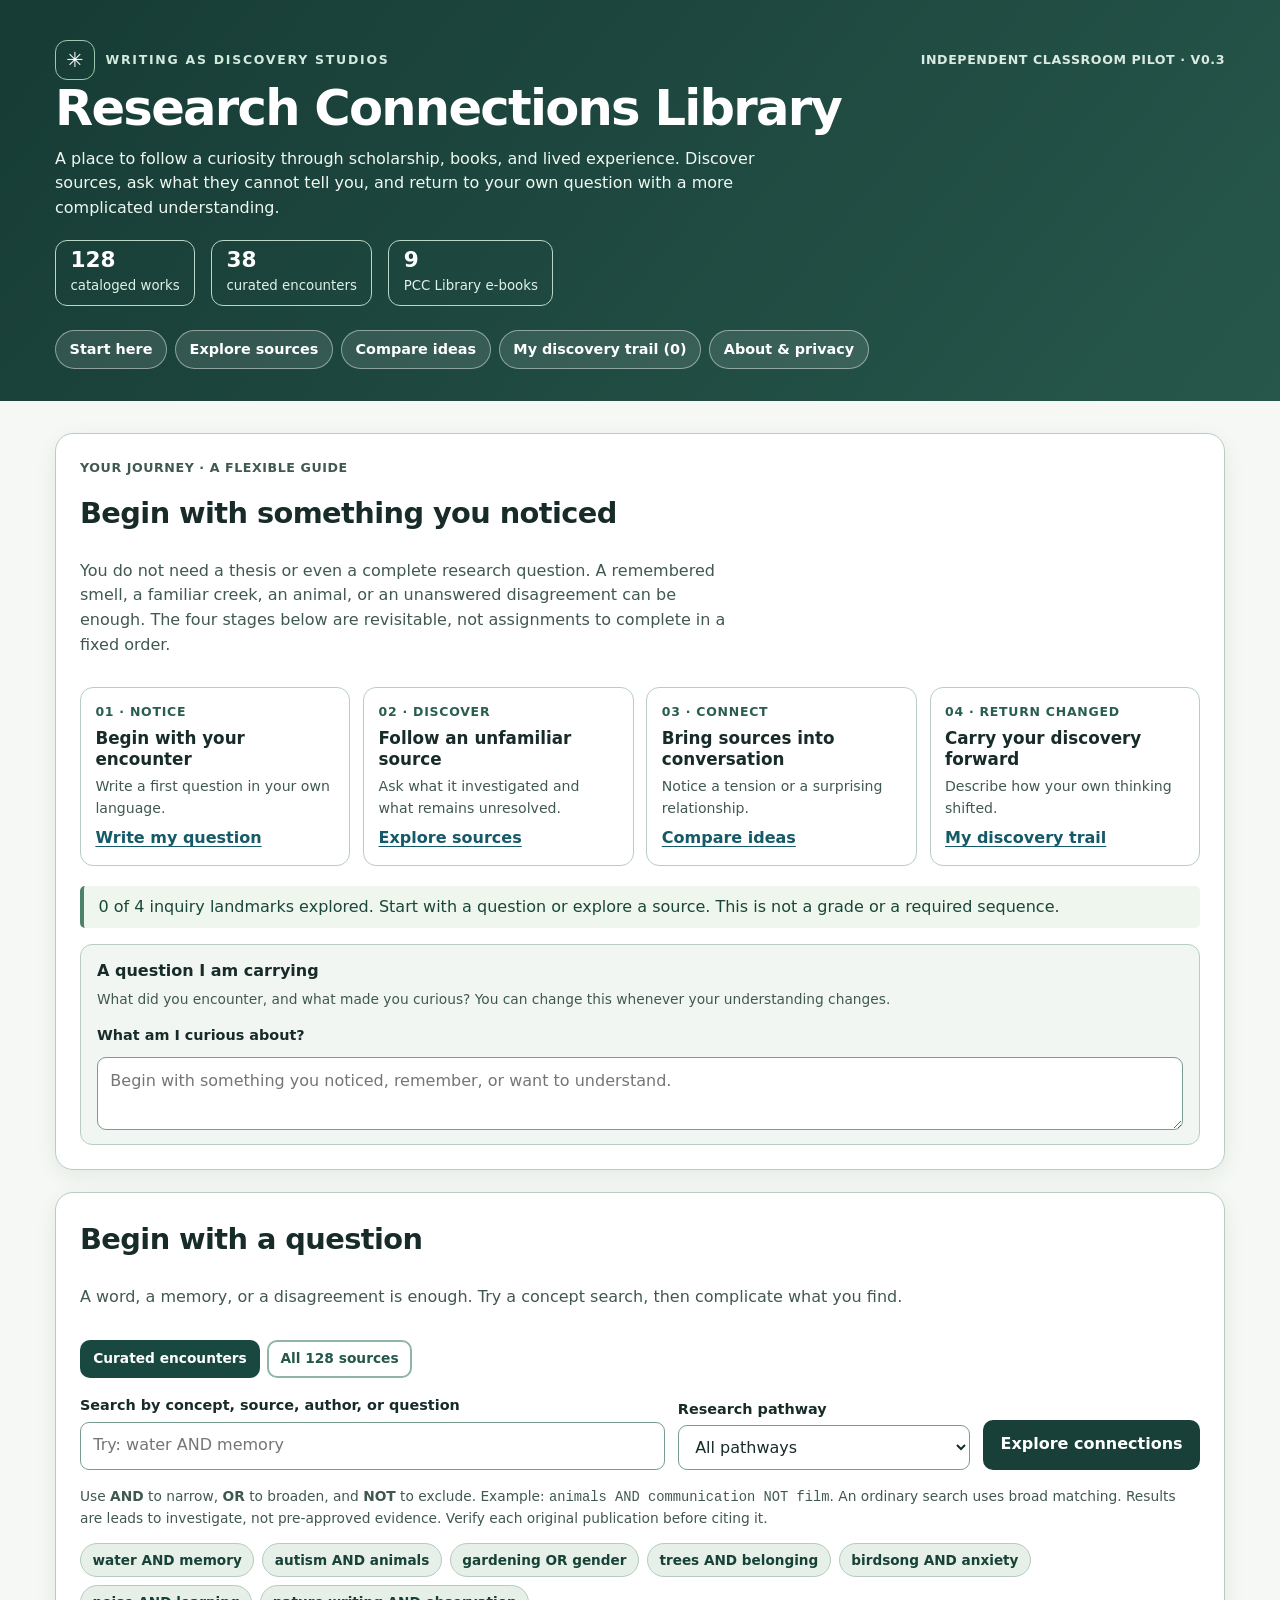
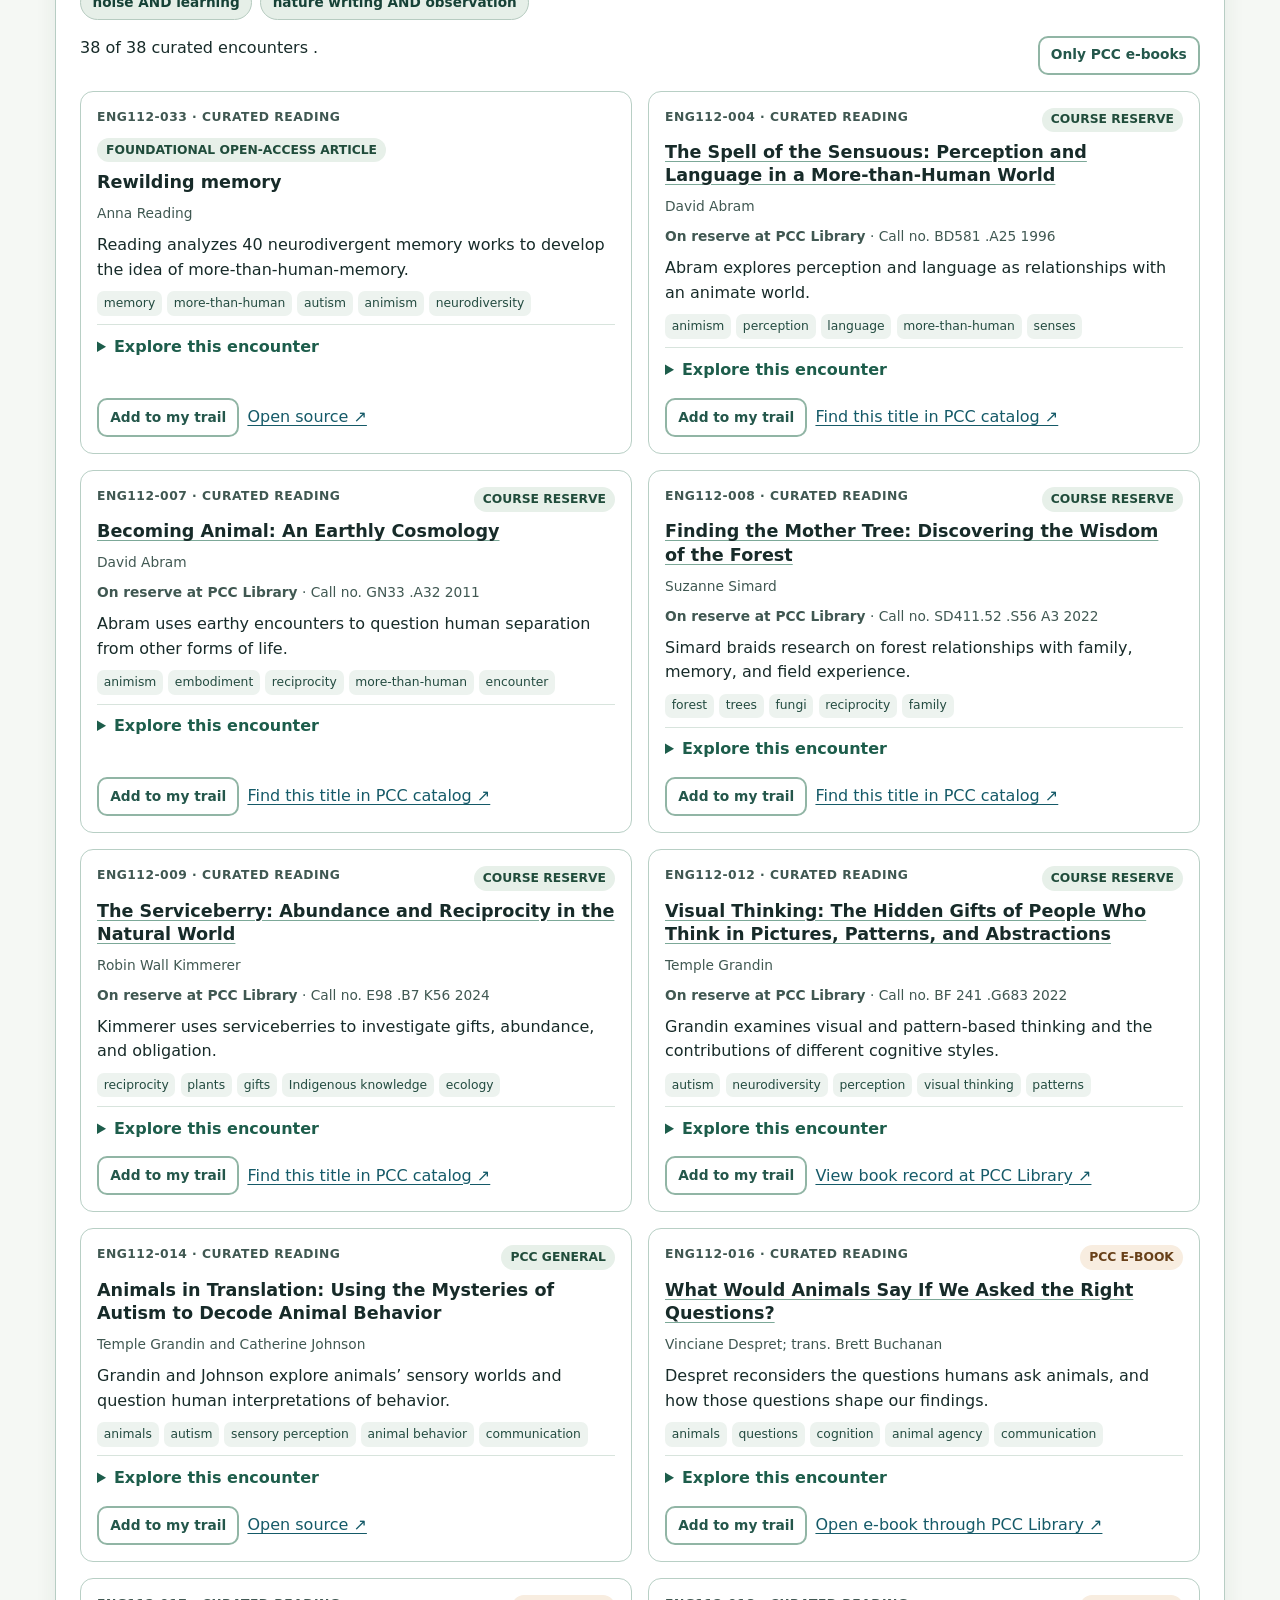
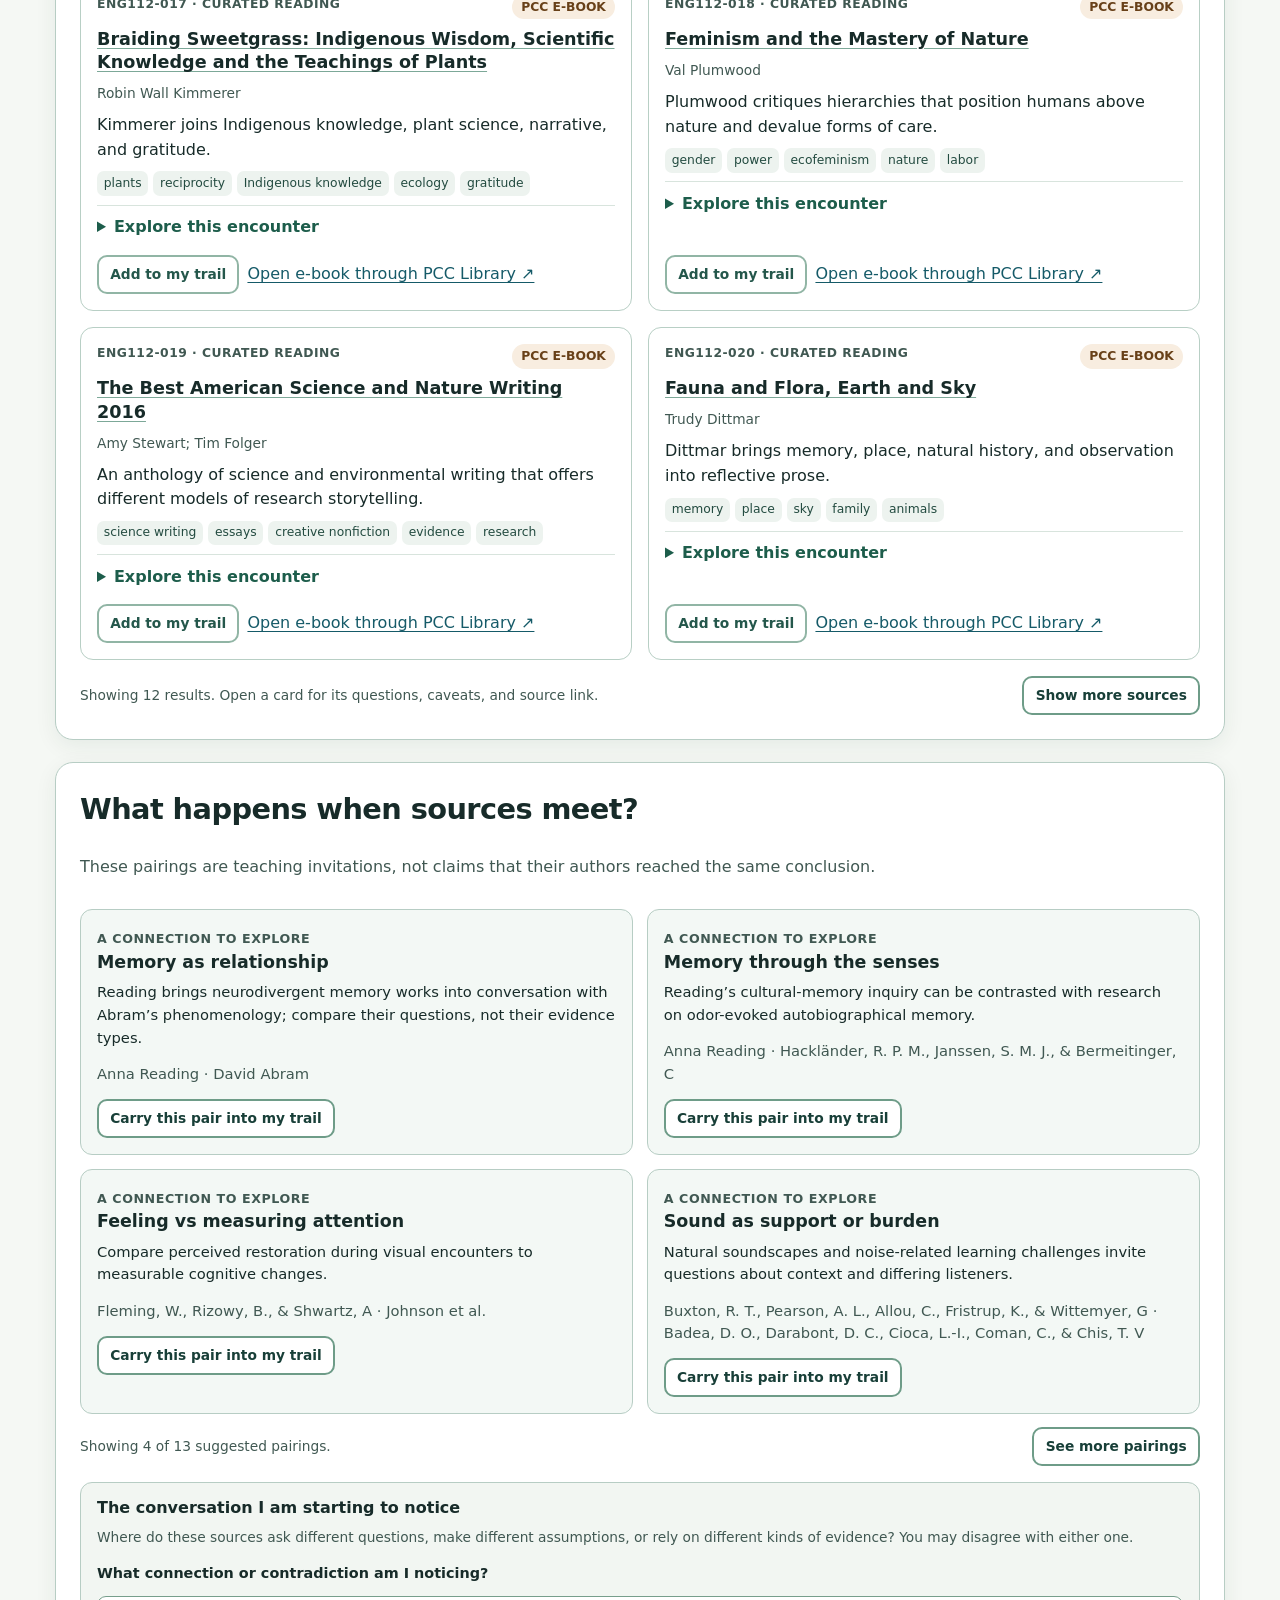
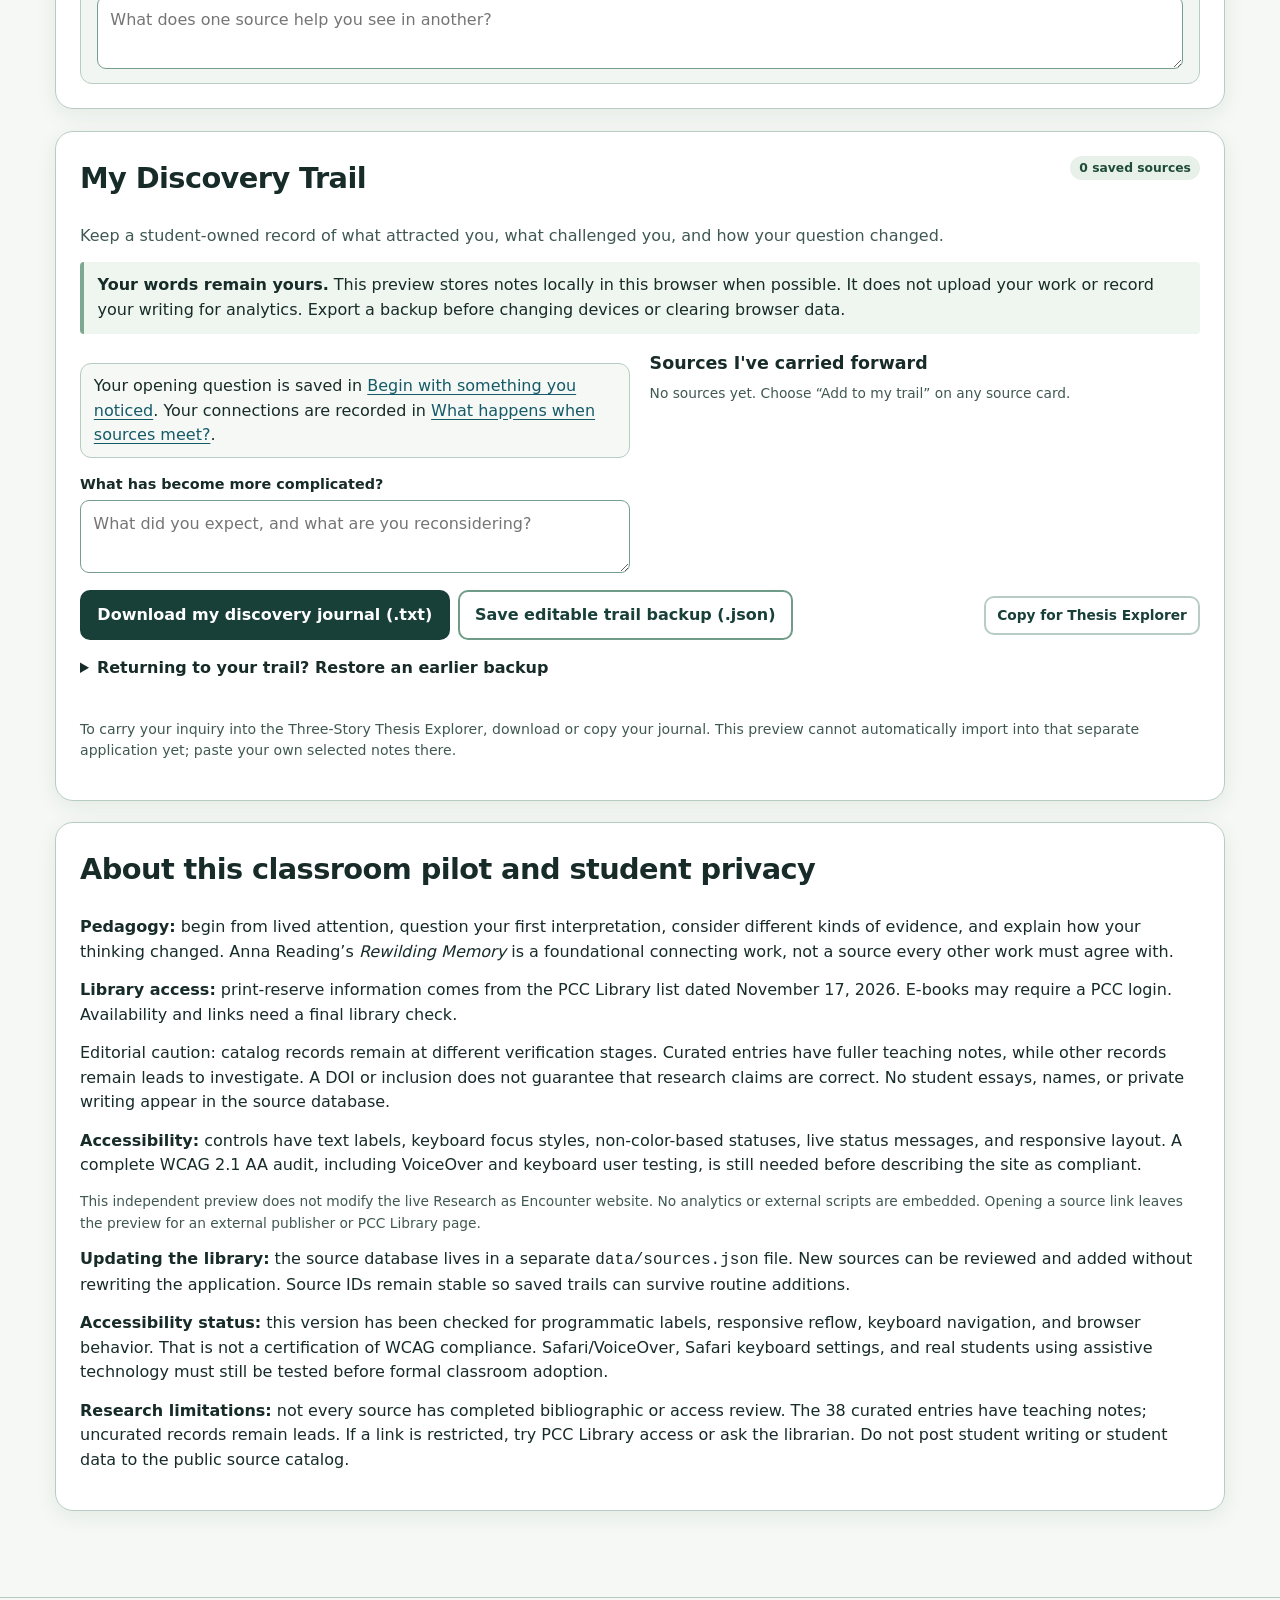
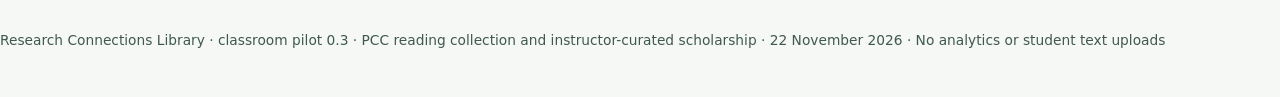
<file: index.html>
<!DOCTYPE html>

<html lang="en"><head><meta charset="utf-8"/><meta content="width=device-width, initial-scale=1" name="viewport"/>
<meta content="#183F38" name="theme-color"/><meta content="Explore 128 research sources and build a student-owned trail of intellectual discoveries." name="description"/>
<title>Research Connections Library | Independent Classroom Preview 0.3</title>
<link href="styles.css" rel="stylesheet"/><script defer="" src="data/sources.js"></script><script defer="" src="app.js"></script><meta content="no-referrer" name="referrer"/></head><body>
<a class="skip" href="#main">Skip to main content</a>
<header class="hero"><div class="wrap"><div class="topline"><div class="brandline"><div aria-hidden="true" class="brandmark">✳</div><span class="eyebrow">Writing as Discovery Studios</span></div><span class="quiet-label">Independent classroom pilot · v0.3</span></div>
<h1>Research Connections Library</h1><p>A place to follow a curiosity through scholarship, books, and lived experience. Discover sources, ask what they cannot tell you, and return to your own question with a more complicated understanding.</p>
<div aria-label="Collection statistics" class="stats"><div class="stat"><strong id="allCount">128</strong><small>cataloged works</small></div><div class="stat"><strong id="featuredCount">38</strong><small>curated encounters</small></div><div class="stat"><strong id="ebookCount">9</strong><small>PCC Library e-books</small></div></div>
<nav aria-label="On this page" class="nav"><a href="#journey">Start here</a><a href="#searchSection">Explore sources</a><a href="#pairsPanel">Compare ideas</a><a href="#myTrail">My discovery trail <span id="navTrail">(0)</span></a><a href="#about">About &amp; privacy</a></nav></div></header>
<main class="wrap main" id="main"><noscript><div class="panel">This interactive library needs JavaScript to browse the catalog. If scripting is disabled, use the separate source spreadsheet and PCC Library guide.</div></noscript>
<section aria-labelledby="journeyTitle" class="panel" id="journey">
<div class="section-top"><div>
<p class="quiet-label">Your journey · a flexible guide</p>
<h2 id="journeyTitle">Begin with something you noticed</h2>
<p class="journey-intro">You do not need a thesis or even a complete research question. A remembered smell, a familiar creek, an animal, or an unanswered disagreement can be enough. The four stages below are revisitable, not assignments to complete in a fixed order.</p>
</div></div>
<div aria-label="Four landmarks in an inquiry" class="journey-grid">
<div class="journey-step"><span class="waypoint">01 · Notice</span><strong>Begin with your encounter</strong><p>Write a first question in your own language.</p><a href="#startingQuestion">Write my question</a></div>
<div class="journey-step"><span class="waypoint">02 · Discover</span><strong>Follow an unfamiliar source</strong><p>Ask what it investigated and what remains unresolved.</p><a href="#searchSection">Explore sources</a></div>
<div class="journey-step"><span class="waypoint">03 · Connect</span><strong>Bring sources into conversation</strong><p>Notice a tension or a surprising relationship.</p><a href="#pairsPanel">Compare ideas</a></div>
<div class="journey-step"><span class="waypoint">04 · Return changed</span><strong>Carry your discovery forward</strong><p>Describe how your own thinking shifted.</p><a href="#myTrail">My discovery trail</a></div>
</div>
<p aria-live="polite" class="progressline" id="waypointStatus" role="status">Start anywhere. These landmarks describe your exploration; they are not a score.</p>
<div class="conversation-note" id="startingQuestion">
<h3 class="panel-heading-small">A question I am carrying</h3>
<p class="dim">What did you encounter, and what made you curious? You can change this whenever your understanding changes.</p>
<div class="field"><label for="studentQuestion">What am I curious about?</label><textarea id="studentQuestion" placeholder="Begin with something you noticed, remember, or want to understand."></textarea></div>
</div>
</section><section aria-labelledby="exploreTitle" class="panel" id="searchSection"><div class="section-top"><div><h2 id="exploreTitle">Begin with a question</h2><p>A word, a memory, or a disagreement is enough. Try a concept search, then complicate what you find.</p></div><div aria-label="Source view" class="mode" role="group"><button aria-pressed="true" class="button small" id="featuredBtn" type="button">Curated encounters</button><button aria-pressed="false" class="button small" id="allBtn" type="button">All sources</button></div></div>
<form id="searchForm" role="search"><div class="searchgrid"><div class="field"><label for="query">Search by concept, source, author, or question</label><input autocomplete="off" id="query" name="q" placeholder="Try: water AND memory" type="search"/></div><div class="field"><label for="pathFilter">Research pathway</label><select id="pathFilter"><option value="">All pathways</option></select></div><button class="button" type="submit">Explore connections</button></div></form>
<p class="hint" id="operatorHelp">Use <strong>AND</strong> to narrow, <strong>OR</strong> to broaden, and <strong>NOT</strong> to exclude. Example: <code>animals AND communication NOT film</code>. An ordinary search uses broad matching. Results are leads to investigate, not pre-approved evidence. Verify each original publication before citing it.</p>
<div aria-label="Suggested starting searches" class="chips" id="starterChips"></div>
<div class="filters" style="margin-top:1rem"><p aria-live="polite" id="resultsCount" role="status">Showing curated encounters.</p><button aria-pressed="false" class="button small secondary" id="ebooksBtn" type="button">Only PCC e-books</button></div>
<div class="empty" hidden="" id="noResults" role="status"></div><div aria-label="Research results" class="results" id="results"></div><div class="filters" style="margin-top:1rem"><span class="dim" id="moreInfo"></span><button class="button secondary small" hidden="" id="loadMore" type="button">Show more sources</button></div></section>
<section aria-labelledby="pairsTitle" class="panel" id="pairsPanel"><div class="section-top"><div><h2 id="pairsTitle">What happens when sources meet?</h2><p>These pairings are teaching invitations, not claims that their authors reached the same conclusion.</p></div></div><div class="pairs" id="pairList"></div><div class="filters" style="margin-top:.8rem"><span class="dim" id="pairInfo"></span><button class="button secondary small" id="pairsMore" type="button">See more pairings</button></div><div class="conversation-note" id="connectionReflection"><h3 class="panel-heading-small">The conversation I am starting to notice</h3><p class="dim">Where do these sources ask different questions, make different assumptions, or rely on different kinds of evidence? You may disagree with either one.</p><div class="field" style="margin-top:.9rem"><label for="connectionNote">What connection or contradiction am I noticing?</label><textarea id="connectionNote" placeholder="What does one source help you see in another?"></textarea></div></div></section>
<section aria-labelledby="trailTitle" class="panel" id="myTrail"><div class="section-top"><div><h2 id="trailTitle">My Discovery Trail</h2><p>Keep a student-owned record of what attracted you, what challenged you, and how your question changed.</p></div><span class="smallpill" id="trailCount">0 saved sources</span></div>
<div class="tip"><strong>Your words remain yours.</strong> This preview stores notes locally in this browser when possible. It does not upload your work or record your writing for analytics. Export a backup before changing devices or clearing browser data.</div>
<div class="trail-layout" style="margin-top:1.15rem"><div><p class="step-notice">Your opening question is saved in <a href="#startingQuestion">Begin with something you noticed</a>. Your connections are recorded in <a href="#connectionReflection">What happens when sources meet?</a>.</p><div class="field" style="margin-top:.9rem"><label for="changedNote">What has become more complicated?</label><textarea id="changedNote" placeholder="What did you expect, and what are you reconsidering?"></textarea></div></div><div><h3>Sources I've carried forward</h3><div class="trail-sources" id="trailSources"><p class="dim">No sources yet. Choose “Add to my trail” on any source card.</p></div></div></div>
<div class="filters" style="margin-top:1.1rem;align-items:center"><div class="chips"><button class="button" id="saveTxt" type="button">Download my discovery journal (.txt)</button><button class="button secondary" id="saveJson" type="button">Save editable trail backup (.json)</button></div><button class="button ghost small" id="copyTrail" type="button">Copy for Thesis Explorer</button></div>
<div hidden="" id="copyFallback"><label for="copyText">Copy this text into your Thesis Explorer freewriting or research notes</label><textarea id="copyText" readonly="" rows="9"></textarea></div>
<details style="margin-top:1rem"><summary style="cursor:pointer;font-weight:700">Returning to your trail? Restore an earlier backup</summary><p class="dim">Choose a Research Connections Library backup (.json). It restores your saved sources and writing, not a full Research as Encounter project.</p><div class="field"><label for="restoreFile">Choose your saved backup file</label><input accept=".json,application/json" id="restoreFile" type="file"/></div><div aria-live="polite" id="importPreview" role="status"></div><div hidden="" id="replaceArea"><label><input id="approveReplace" type="checkbox"/> I understand this replaces my current Discovery Trail. I have saved anything I need first.</label><div style="margin-top:.5rem"><button class="button secondary small" disabled="" id="applyRestore" type="button">Restore selected backup</button></div></div></details>
<p aria-live="polite" id="announcement" role="status"></p><p class="notice">To carry your inquiry into the Three-Story Thesis Explorer, download or copy your journal. This preview cannot automatically import into that separate application yet; paste your own selected notes there.</p></section>
<section aria-labelledby="aboutTitle" class="panel" id="about"><h2 id="aboutTitle">About this classroom pilot and student privacy</h2><p><strong>Pedagogy:</strong> begin from lived attention, question your first interpretation, consider different kinds of evidence, and explain how your thinking changed. Anna Reading’s <em>Rewilding Memory</em> is a foundational connecting work, not a source every other work must agree with.</p><p><strong>Library access:</strong> print-reserve information comes from the PCC Library list dated November 17, 2026. E-books may require a PCC login. Availability and links need a final library check.</p><p>Editorial caution: catalog records remain at different verification stages. Curated entries have fuller teaching notes, while other records remain leads to investigate. A DOI or inclusion does not guarantee that research claims are correct. No student essays, names, or private writing appear in the source database.</p><p><strong>Accessibility:</strong> controls have text labels, keyboard focus styles, non-color-based statuses, live status messages, and responsive layout. A complete WCAG 2.1 AA audit, including VoiceOver and keyboard user testing, is still needed before describing the site as compliant.</p><p class="dim">This independent preview does not modify the live Research as Encounter website. No analytics or external scripts are embedded. Opening a source link leaves the preview for an external publisher or PCC Library page.</p><p><strong>Updating the library:</strong> the source database lives in a separate <code>data/sources.json</code> file. New sources can be reviewed and added without rewriting the application. Source IDs remain stable so saved trails can survive routine additions.</p><p><strong>Accessibility status:</strong> this version has been checked for programmatic labels, responsive reflow, keyboard navigation, and browser behavior. That is not a certification of WCAG compliance. Safari/VoiceOver, Safari keyboard settings, and real students using assistive technology must still be tested before formal classroom adoption.</p><p><strong>Research limitations:</strong> not every source has completed bibliographic or access review. The 38 curated entries have teaching notes; uncurated records remain leads. If a link is restricted, try PCC Library access or ask the librarian. Do not post student writing or student data to the public source catalog.</p></section>
</main><footer class="footer">Research Connections Library · classroom pilot 0.3 · PCC reading collection and instructor-curated scholarship · 22 November 2026 · No analytics or student text uploads</footer>
</body></html>
</file>
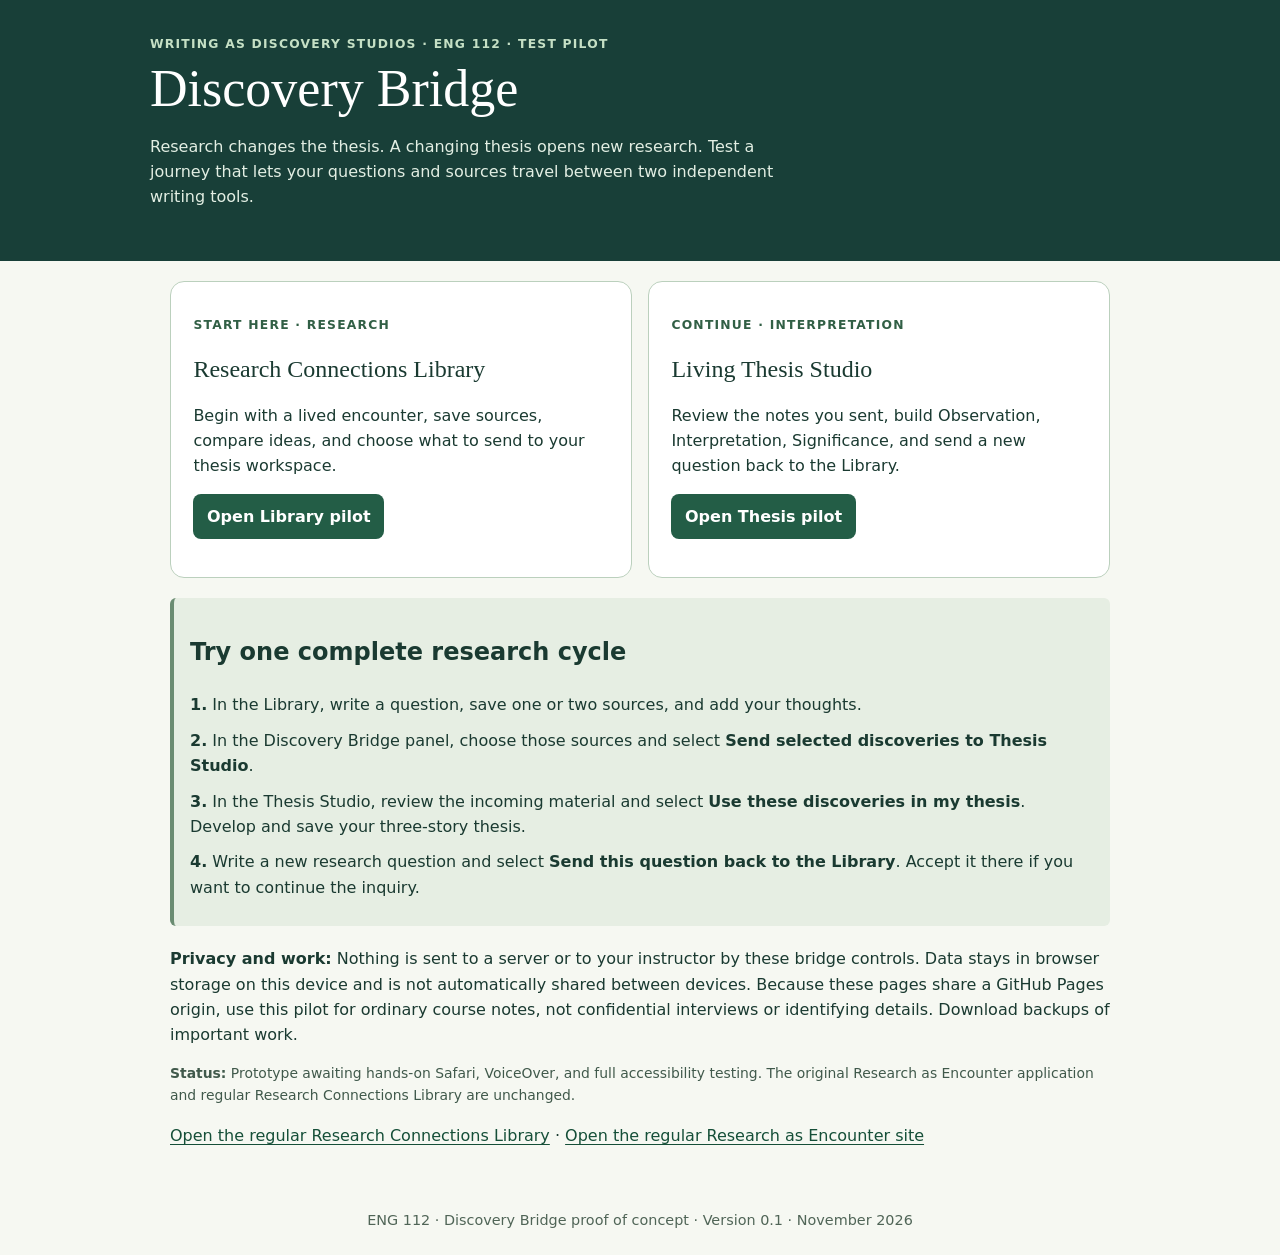
<file: bridge-preview/index.html>
<!doctype html>
<html lang="en"><head><meta charset="utf-8"><meta name="viewport" content="width=device-width,initial-scale=1">
<meta name="theme-color" content="#183f38"><title>Discovery Bridge · ENG 112 classroom pilot</title>
<style>
:root{color-scheme:light}*{box-sizing:border-box}body{margin:0;background:#f6f8f2;color:#1a3a31;font:16px/1.58 system-ui,-apple-system,Segoe UI,sans-serif}a{color:#154f38;text-underline-offset:3px}a:focus-visible{outline:3px solid #a56c14;outline-offset:4px}.hero{background:#183f38;color:white;padding:2.2rem max(1.25rem,calc((100vw - 980px)/2));}.eyebrow{font-size:.77rem;text-transform:uppercase;letter-spacing:.1em;font-weight:800;color:#c5e0c5}.hero h1{font:500 clamp(2rem,6vw,3.25rem) Georgia,serif;margin:.25rem 0}.hero p{max-width:62ch;color:#e2eee3}.wrap{max-width:980px;padding:1.25rem;margin:auto}.cards{display:grid;grid-template-columns:repeat(auto-fit,minmax(min(100%,275px),1fr));gap:1rem}.card{padding:1.4rem;border:1px solid #bbd0bd;background:white;border-radius:14px}.card h2{font:500 1.5rem Georgia,serif}.btn{display:inline-block;background:#235d46;color:white;border-radius:8px;padding:.6rem .85rem;text-decoration:none;font-weight:750}.btn:hover{background:#184e39}.note{background:#e6eee3;padding:1rem;border-left:4px solid #6a8c72;border-radius:6px;margin:1.25rem 0}.small{font-size:.87rem;color:#40594b}.step{margin:.65rem 0}footer{padding:1.5rem;color:#506557;font-size:.9rem;text-align:center}@media(prefers-reduced-motion:reduce){*{scroll-behavior:auto!important}}
</style></head><body>
<header class="hero"><div class="eyebrow">Writing as Discovery Studios · ENG 112 · test pilot</div>
<h1>Discovery Bridge</h1><p>Research changes the thesis. A changing thesis opens new research. Test a journey that lets your questions and sources travel between two independent writing tools.</p></header>
<main class="wrap" id="main">
<div class="cards">
<section class="card"><p class="eyebrow" style="color:#315f45">Start here · research</p><h2>Research Connections Library</h2><p>Begin with a lived encounter, save sources, compare ideas, and choose what to send to your thesis workspace.</p><p><a class="btn" href="./library.html">Open Library pilot</a></p></section>
<section class="card"><p class="eyebrow" style="color:#315f45">Continue · interpretation</p><h2>Living Thesis Studio</h2><p>Review the notes you sent, build Observation, Interpretation, Significance, and send a new question back to the Library.</p><p><a class="btn" href="./thesis.html">Open Thesis pilot</a></p></section>
</div>
<section class="note" aria-label="How the bridge works">
<h2>Try one complete research cycle</h2>
<p class="step"><strong>1.</strong> In the Library, write a question, save one or two sources, and add your thoughts.</p>
<p class="step"><strong>2.</strong> In the Discovery Bridge panel, choose those sources and select <strong>Send selected discoveries to Thesis Studio</strong>.</p>
<p class="step"><strong>3.</strong> In the Thesis Studio, review the incoming material and select <strong>Use these discoveries in my thesis</strong>. Develop and save your three-story thesis.</p>
<p class="step"><strong>4.</strong> Write a new research question and select <strong>Send this question back to the Library</strong>. Accept it there if you want to continue the inquiry.</p>
</section>
<p><strong>Privacy and work:</strong> Nothing is sent to a server or to your instructor by these bridge controls. Data stays in browser storage on this device and is not automatically shared between devices. Because these pages share a GitHub Pages origin, use this pilot for ordinary course notes, not confidential interviews or identifying details. Download backups of important work.</p>
<p class="small"><strong>Status:</strong> Prototype awaiting hands-on Safari, VoiceOver, and full accessibility testing. The original Research as Encounter application and regular Research Connections Library are unchanged.</p>
<p><a href="../index.html">Open the regular Research Connections Library</a> · <a href="https://professortemple.github.io/eng112-research-as-encounter/">Open the regular Research as Encounter site</a></p>
</main><footer>ENG 112 · Discovery Bridge proof of concept · Version 0.1 · November 2026</footer>
</body></html>
</file>
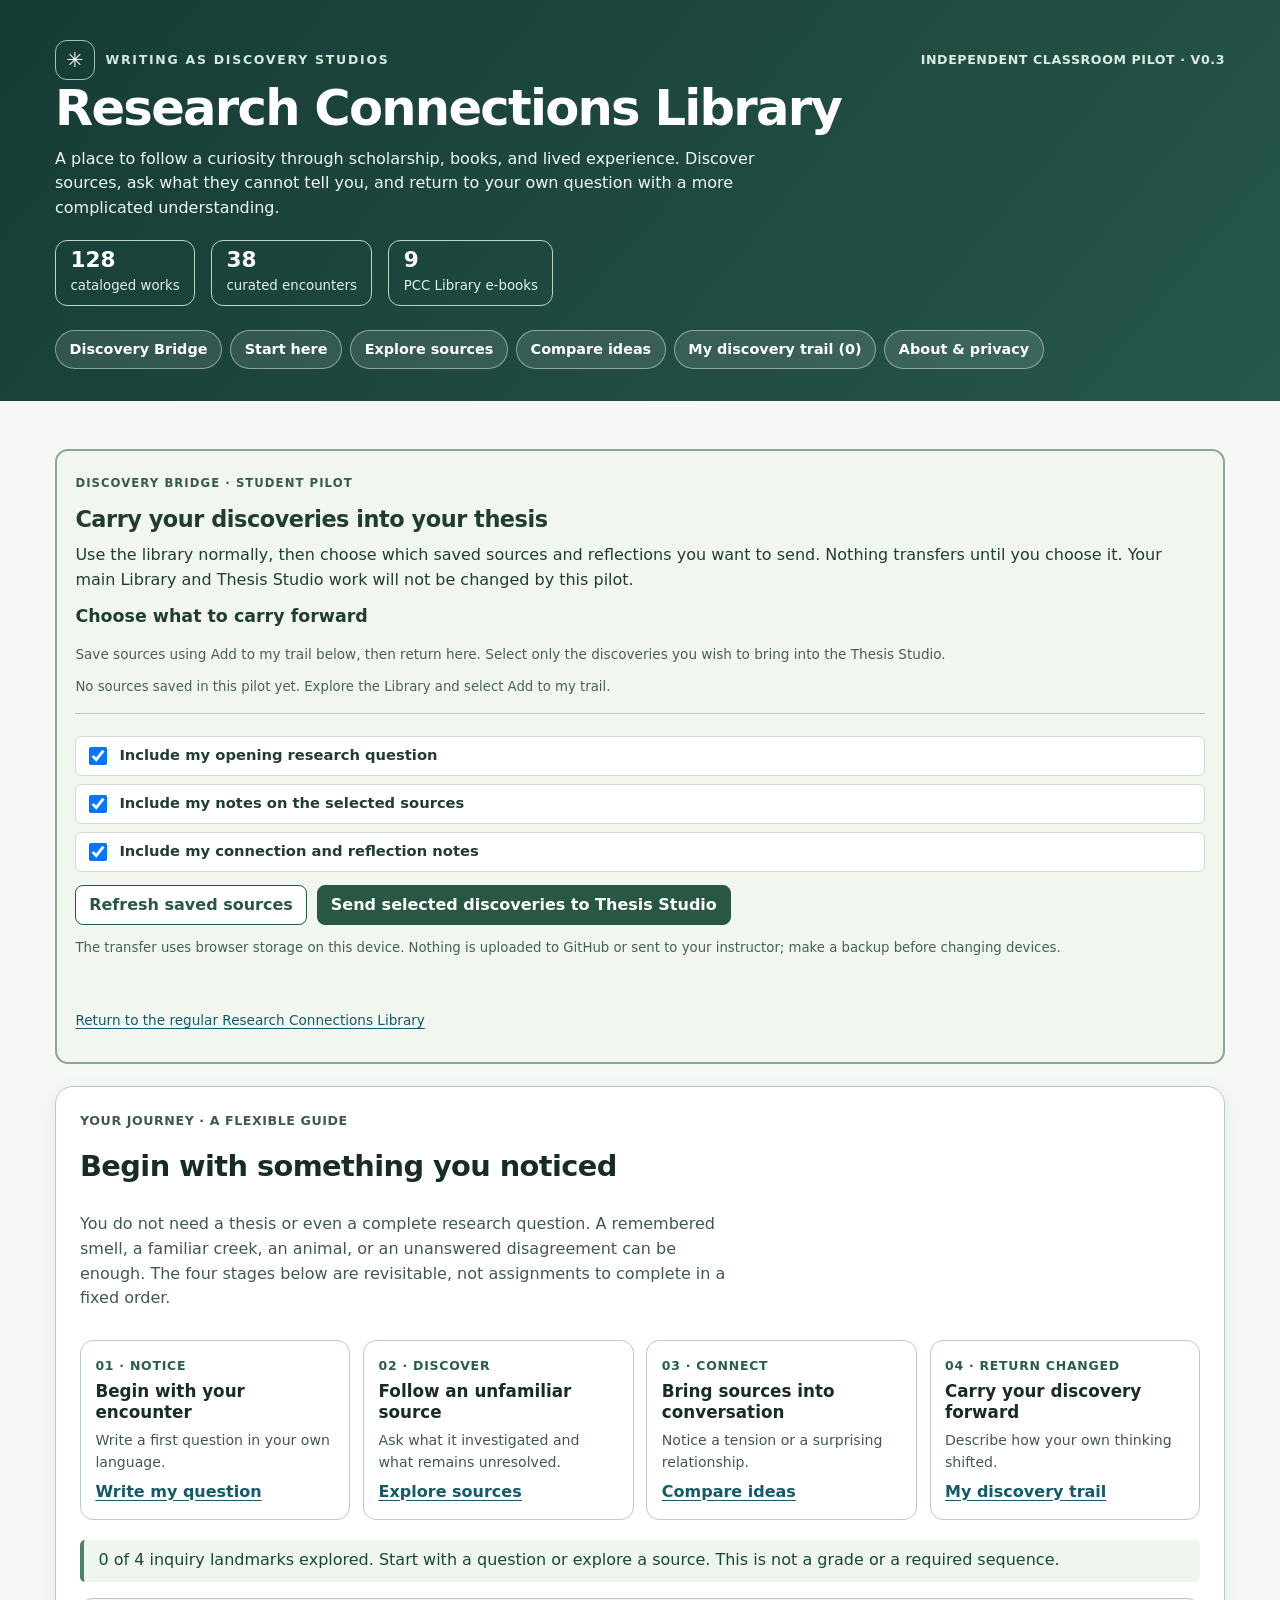
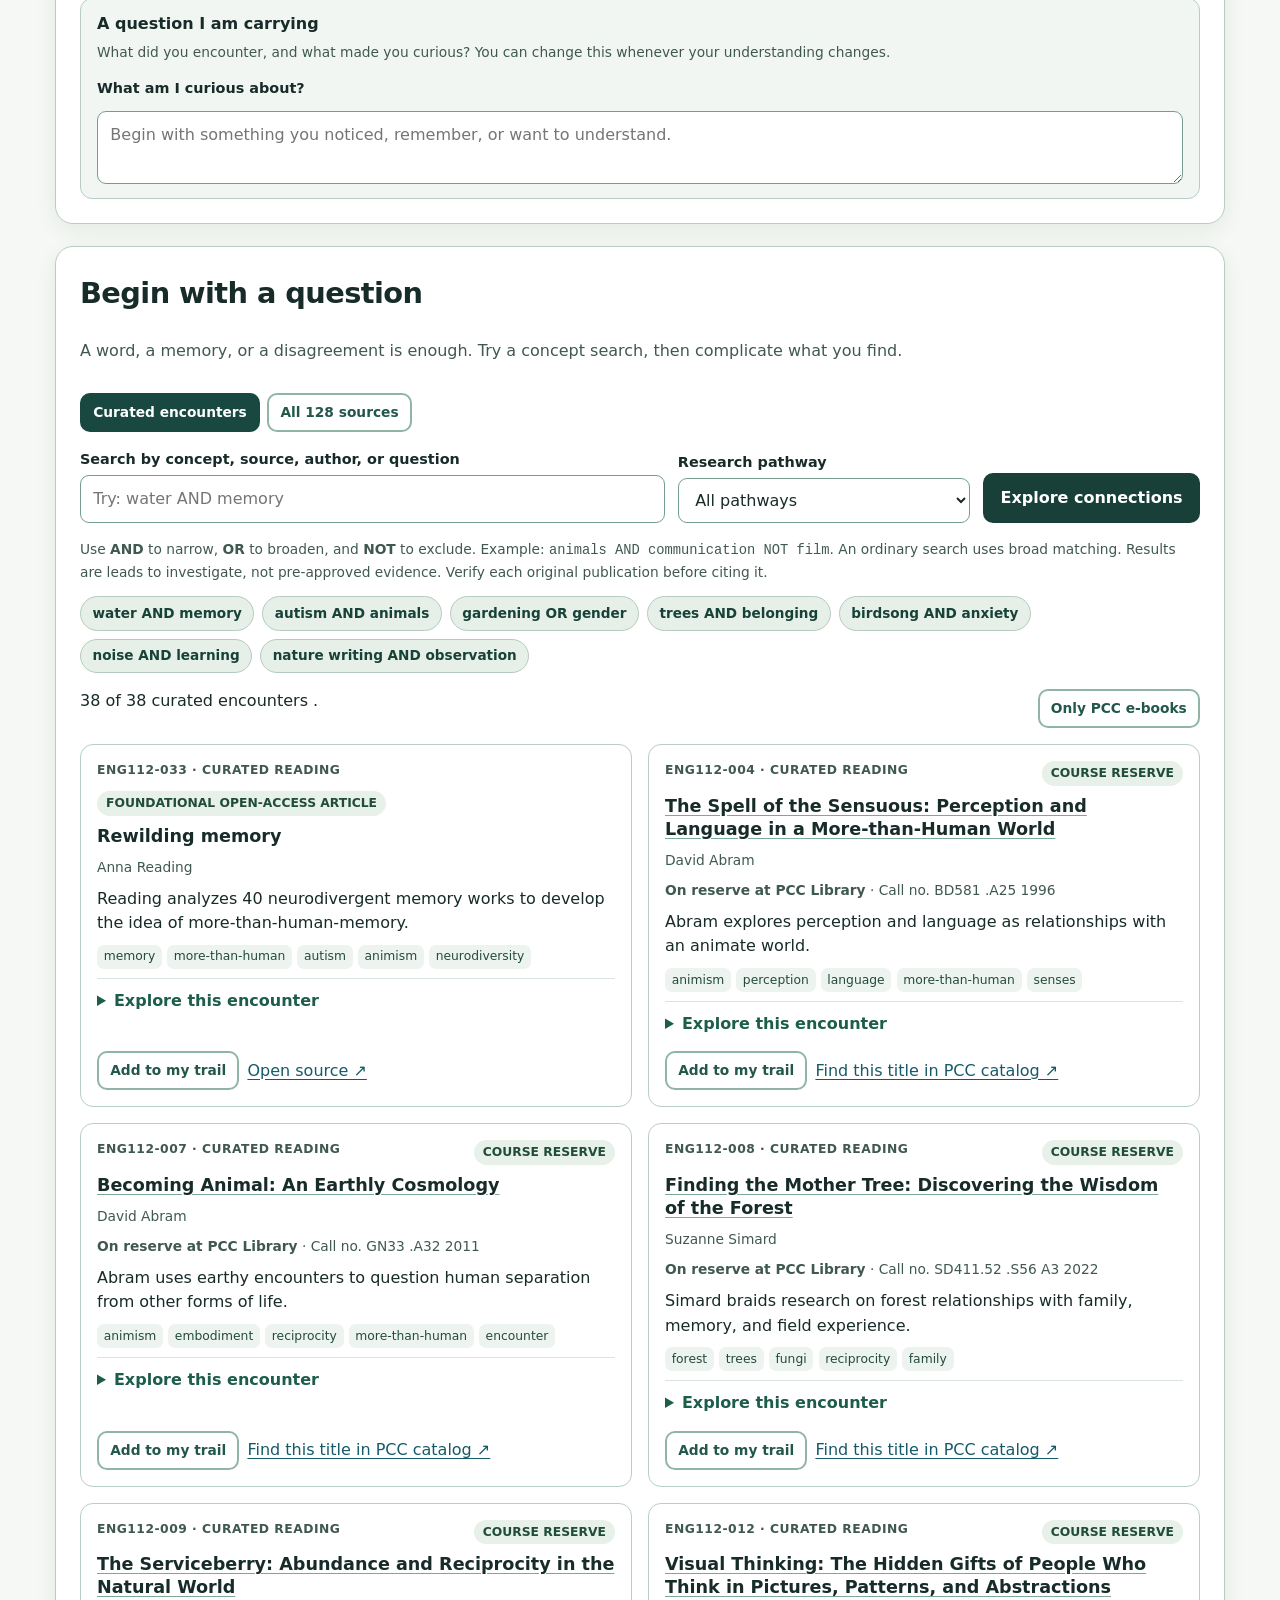
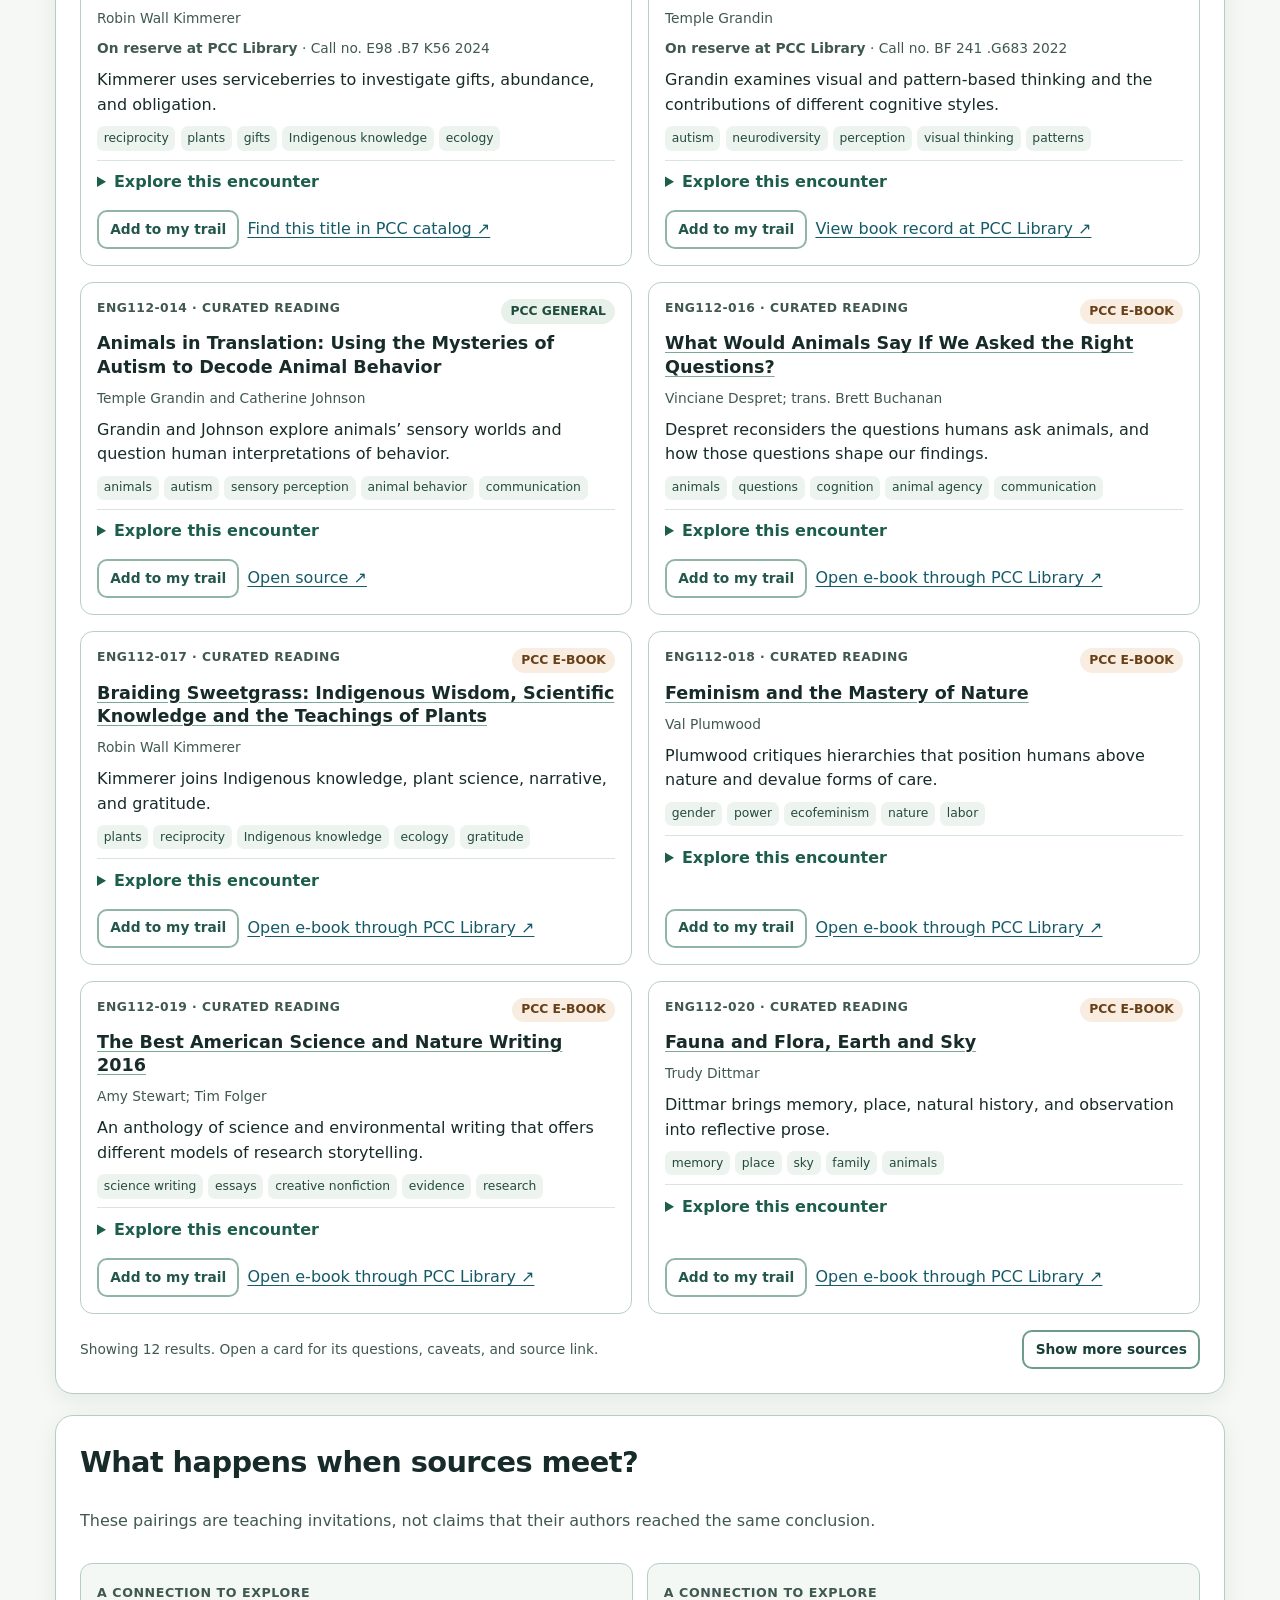
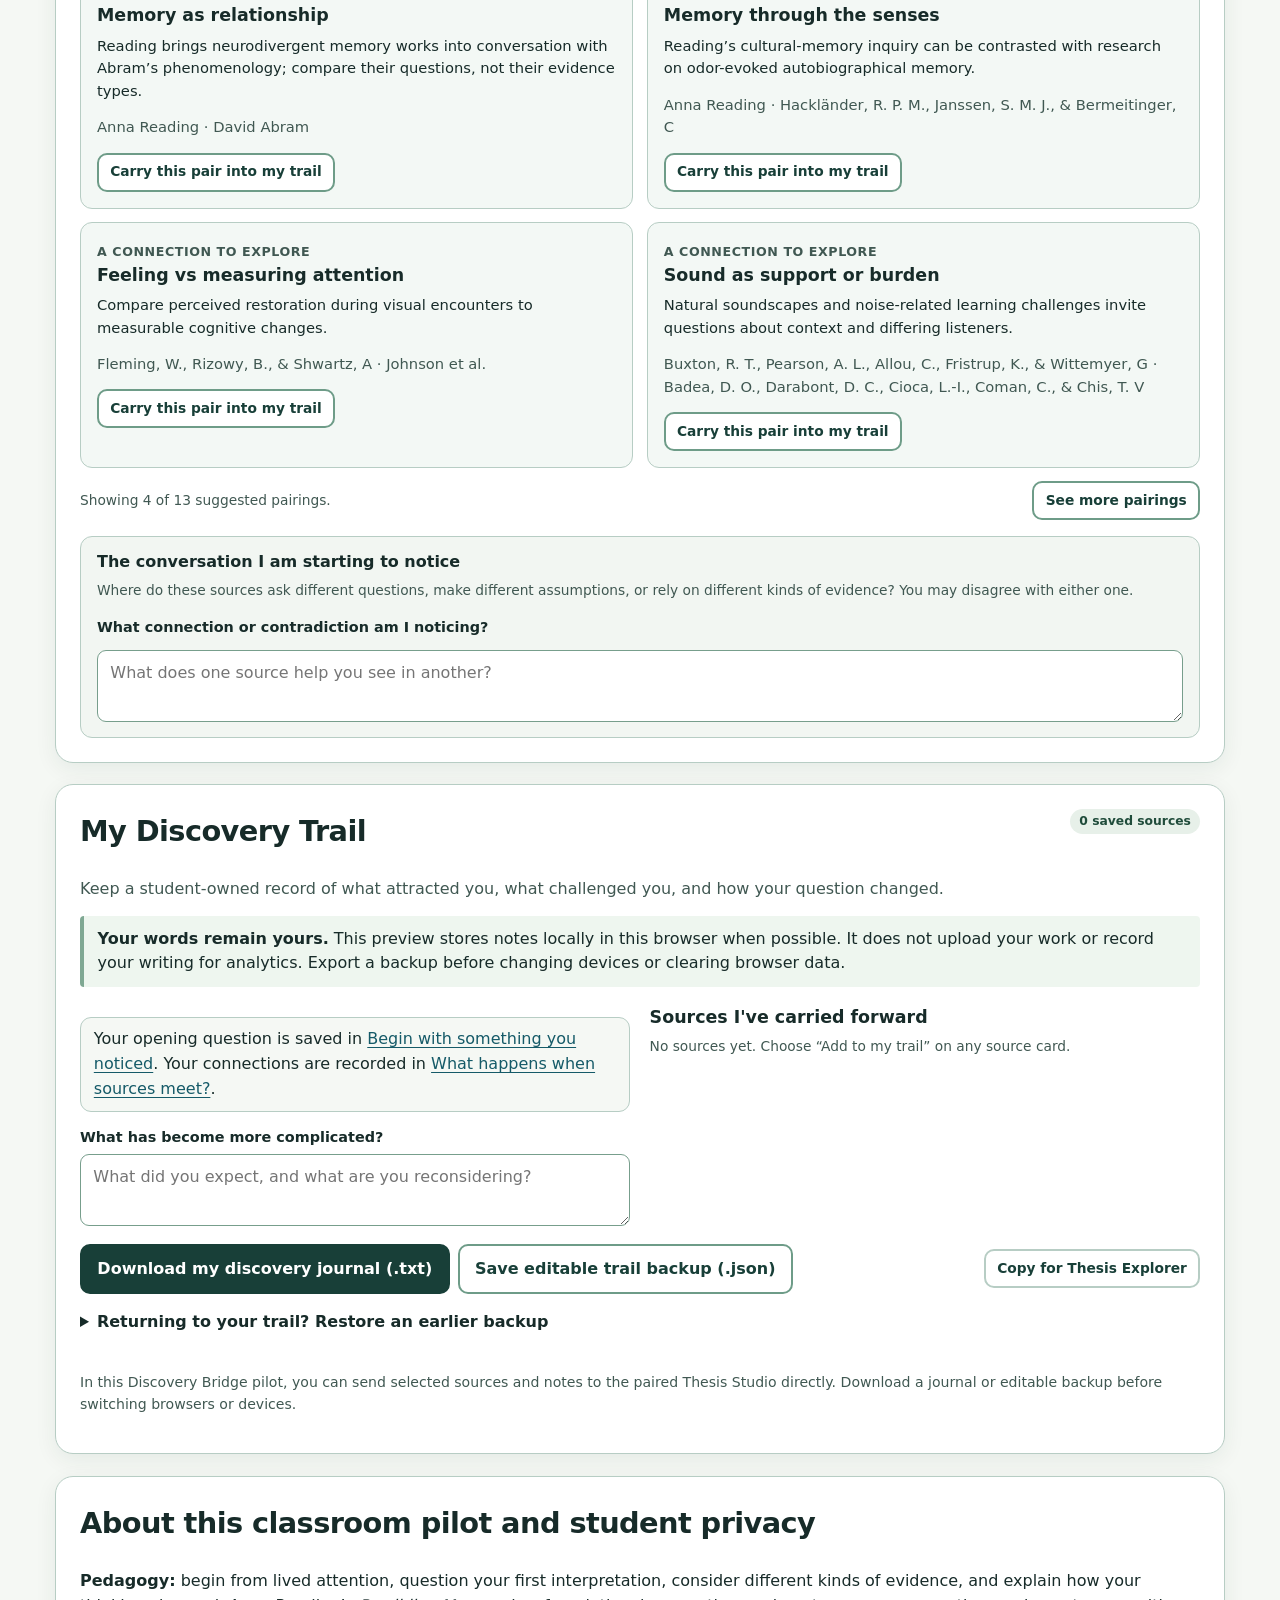
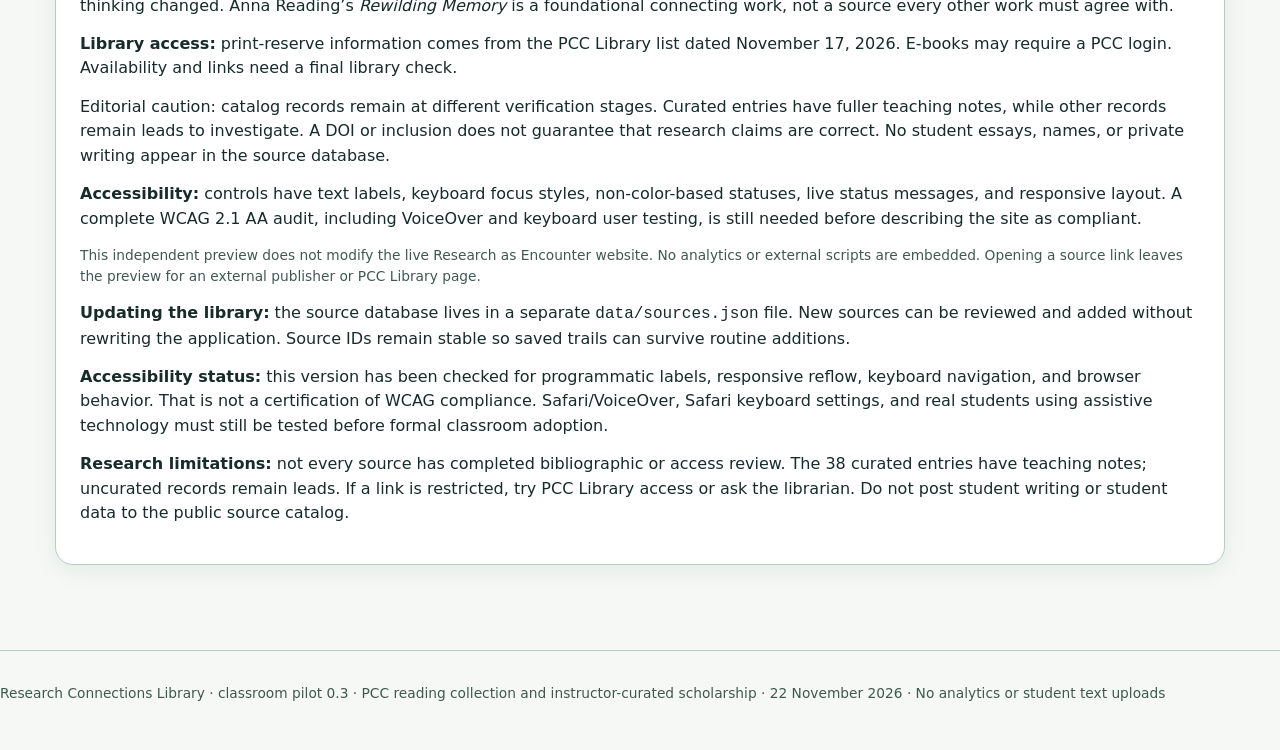
<file: bridge-preview/library.html>
<!DOCTYPE html>

<html lang="en"><head><meta charset="utf-8"/><meta content="width=device-width, initial-scale=1" name="viewport"/>
<meta content="#183F38" name="theme-color"/><meta content="Explore 128 research sources and build a student-owned trail of intellectual discoveries." name="description"/>
<title>Research Connections Library | Independent Classroom Preview 0.3</title>
<link href="../styles.css" rel="stylesheet"/><script defer="" src="../data/sources.js"></script><script defer="" src="./library-app.js"></script><script defer src="./bridge-library.js"></script><meta content="no-referrer" name="referrer"/><link rel="stylesheet" href="./bridge.css"/></head><body>
<a class="skip" href="#main">Skip to main content</a>
<header class="hero"><div class="wrap"><div class="topline"><div class="brandline"><div aria-hidden="true" class="brandmark">✳</div><span class="eyebrow">Writing as Discovery Studios</span></div><span class="quiet-label">Independent classroom pilot · v0.3</span></div>
<h1>Research Connections Library</h1><p>A place to follow a curiosity through scholarship, books, and lived experience. Discover sources, ask what they cannot tell you, and return to your own question with a more complicated understanding.</p>
<div aria-label="Collection statistics" class="stats"><div class="stat"><strong id="allCount">128</strong><small>cataloged works</small></div><div class="stat"><strong id="featuredCount">38</strong><small>curated encounters</small></div><div class="stat"><strong id="ebookCount">9</strong><small>PCC Library e-books</small></div></div>
<nav aria-label="On this page" class="nav"><a href="#bridge-panel">Discovery Bridge</a><a href="#journey">Start here</a><a href="#searchSection">Explore sources</a><a href="#pairsPanel">Compare ideas</a><a href="#myTrail">My discovery trail <span id="navTrail">(0)</span></a><a href="#about">About &amp; privacy</a></nav></div></header>
<main class="wrap main" id="main"><section class="bridge-card" id="bridge-panel" aria-labelledby="bridge-head"><p class="bridge-kicker">Discovery Bridge · student pilot</p><h2 id="bridge-head">Carry your discoveries into your thesis</h2><p>Use the library normally, then choose which saved sources and reflections you want to send. Nothing transfers until you choose it. Your main Library and Thesis Studio work will not be changed by this pilot.</p><div id="bridge-library-ui"></div><p class="bridge-small"><a href="../index.html">Return to the regular Research Connections Library</a></p></section><noscript><div class="panel">This interactive library needs JavaScript to browse the catalog. If scripting is disabled, use the separate source spreadsheet and PCC Library guide.</div></noscript>
<section aria-labelledby="journeyTitle" class="panel" id="journey">
<div class="section-top"><div>
<p class="quiet-label">Your journey · a flexible guide</p>
<h2 id="journeyTitle">Begin with something you noticed</h2>
<p class="journey-intro">You do not need a thesis or even a complete research question. A remembered smell, a familiar creek, an animal, or an unanswered disagreement can be enough. The four stages below are revisitable, not assignments to complete in a fixed order.</p>
</div></div>
<div aria-label="Four landmarks in an inquiry" class="journey-grid">
<div class="journey-step"><span class="waypoint">01 · Notice</span><strong>Begin with your encounter</strong><p>Write a first question in your own language.</p><a href="#startingQuestion">Write my question</a></div>
<div class="journey-step"><span class="waypoint">02 · Discover</span><strong>Follow an unfamiliar source</strong><p>Ask what it investigated and what remains unresolved.</p><a href="#searchSection">Explore sources</a></div>
<div class="journey-step"><span class="waypoint">03 · Connect</span><strong>Bring sources into conversation</strong><p>Notice a tension or a surprising relationship.</p><a href="#pairsPanel">Compare ideas</a></div>
<div class="journey-step"><span class="waypoint">04 · Return changed</span><strong>Carry your discovery forward</strong><p>Describe how your own thinking shifted.</p><a href="#myTrail">My discovery trail</a></div>
</div>
<p aria-live="polite" class="progressline" id="waypointStatus" role="status">Start anywhere. These landmarks describe your exploration; they are not a score.</p>
<div class="conversation-note" id="startingQuestion">
<h3 class="panel-heading-small">A question I am carrying</h3>
<p class="dim">What did you encounter, and what made you curious? You can change this whenever your understanding changes.</p>
<div class="field"><label for="studentQuestion">What am I curious about?</label><textarea id="studentQuestion" placeholder="Begin with something you noticed, remember, or want to understand."></textarea></div>
</div>
</section><section aria-labelledby="exploreTitle" class="panel" id="searchSection"><div class="section-top"><div><h2 id="exploreTitle">Begin with a question</h2><p>A word, a memory, or a disagreement is enough. Try a concept search, then complicate what you find.</p></div><div aria-label="Source view" class="mode" role="group"><button aria-pressed="true" class="button small" id="featuredBtn" type="button">Curated encounters</button><button aria-pressed="false" class="button small" id="allBtn" type="button">All sources</button></div></div>
<form id="searchForm" role="search"><div class="searchgrid"><div class="field"><label for="query">Search by concept, source, author, or question</label><input autocomplete="off" id="query" name="q" placeholder="Try: water AND memory" type="search"/></div><div class="field"><label for="pathFilter">Research pathway</label><select id="pathFilter"><option value="">All pathways</option></select></div><button class="button" type="submit">Explore connections</button></div></form>
<p class="hint" id="operatorHelp">Use <strong>AND</strong> to narrow, <strong>OR</strong> to broaden, and <strong>NOT</strong> to exclude. Example: <code>animals AND communication NOT film</code>. An ordinary search uses broad matching. Results are leads to investigate, not pre-approved evidence. Verify each original publication before citing it.</p>
<div aria-label="Suggested starting searches" class="chips" id="starterChips"></div>
<div class="filters" style="margin-top:1rem"><p aria-live="polite" id="resultsCount" role="status">Showing curated encounters.</p><button aria-pressed="false" class="button small secondary" id="ebooksBtn" type="button">Only PCC e-books</button></div>
<div class="empty" hidden="" id="noResults" role="status"></div><div aria-label="Research results" class="results" id="results"></div><div class="filters" style="margin-top:1rem"><span class="dim" id="moreInfo"></span><button class="button secondary small" hidden="" id="loadMore" type="button">Show more sources</button></div></section>
<section aria-labelledby="pairsTitle" class="panel" id="pairsPanel"><div class="section-top"><div><h2 id="pairsTitle">What happens when sources meet?</h2><p>These pairings are teaching invitations, not claims that their authors reached the same conclusion.</p></div></div><div class="pairs" id="pairList"></div><div class="filters" style="margin-top:.8rem"><span class="dim" id="pairInfo"></span><button class="button secondary small" id="pairsMore" type="button">See more pairings</button></div><div class="conversation-note" id="connectionReflection"><h3 class="panel-heading-small">The conversation I am starting to notice</h3><p class="dim">Where do these sources ask different questions, make different assumptions, or rely on different kinds of evidence? You may disagree with either one.</p><div class="field" style="margin-top:.9rem"><label for="connectionNote">What connection or contradiction am I noticing?</label><textarea id="connectionNote" placeholder="What does one source help you see in another?"></textarea></div></div></section>
<section aria-labelledby="trailTitle" class="panel" id="myTrail"><div class="section-top"><div><h2 id="trailTitle">My Discovery Trail</h2><p>Keep a student-owned record of what attracted you, what challenged you, and how your question changed.</p></div><span class="smallpill" id="trailCount">0 saved sources</span></div>
<div class="tip"><strong>Your words remain yours.</strong> This preview stores notes locally in this browser when possible. It does not upload your work or record your writing for analytics. Export a backup before changing devices or clearing browser data.</div>
<div class="trail-layout" style="margin-top:1.15rem"><div><p class="step-notice">Your opening question is saved in <a href="#startingQuestion">Begin with something you noticed</a>. Your connections are recorded in <a href="#connectionReflection">What happens when sources meet?</a>.</p><div class="field" style="margin-top:.9rem"><label for="changedNote">What has become more complicated?</label><textarea id="changedNote" placeholder="What did you expect, and what are you reconsidering?"></textarea></div></div><div><h3>Sources I've carried forward</h3><div class="trail-sources" id="trailSources"><p class="dim">No sources yet. Choose “Add to my trail” on any source card.</p></div></div></div>
<div class="filters" style="margin-top:1.1rem;align-items:center"><div class="chips"><button class="button" id="saveTxt" type="button">Download my discovery journal (.txt)</button><button class="button secondary" id="saveJson" type="button">Save editable trail backup (.json)</button></div><button class="button ghost small" id="copyTrail" type="button">Copy for Thesis Explorer</button></div>
<div hidden="" id="copyFallback"><label for="copyText">Copy this text into your Thesis Explorer freewriting or research notes</label><textarea id="copyText" readonly="" rows="9"></textarea></div>
<details style="margin-top:1rem"><summary style="cursor:pointer;font-weight:700">Returning to your trail? Restore an earlier backup</summary><p class="dim">Choose a Research Connections Library backup (.json). It restores your saved sources and writing, not a full Research as Encounter project.</p><div class="field"><label for="restoreFile">Choose your saved backup file</label><input accept=".json,application/json" id="restoreFile" type="file"/></div><div aria-live="polite" id="importPreview" role="status"></div><div hidden="" id="replaceArea"><label><input id="approveReplace" type="checkbox"/> I understand this replaces my current Discovery Trail. I have saved anything I need first.</label><div style="margin-top:.5rem"><button class="button secondary small" disabled="" id="applyRestore" type="button">Restore selected backup</button></div></div></details>
<p aria-live="polite" id="announcement" role="status"></p><p class="notice">In this Discovery Bridge pilot, you can send selected sources and notes to the paired Thesis Studio directly. Download a journal or editable backup before switching browsers or devices.</p></section>
<section aria-labelledby="aboutTitle" class="panel" id="about"><h2 id="aboutTitle">About this classroom pilot and student privacy</h2><p><strong>Pedagogy:</strong> begin from lived attention, question your first interpretation, consider different kinds of evidence, and explain how your thinking changed. Anna Reading’s <em>Rewilding Memory</em> is a foundational connecting work, not a source every other work must agree with.</p><p><strong>Library access:</strong> print-reserve information comes from the PCC Library list dated November 17, 2026. E-books may require a PCC login. Availability and links need a final library check.</p><p>Editorial caution: catalog records remain at different verification stages. Curated entries have fuller teaching notes, while other records remain leads to investigate. A DOI or inclusion does not guarantee that research claims are correct. No student essays, names, or private writing appear in the source database.</p><p><strong>Accessibility:</strong> controls have text labels, keyboard focus styles, non-color-based statuses, live status messages, and responsive layout. A complete WCAG 2.1 AA audit, including VoiceOver and keyboard user testing, is still needed before describing the site as compliant.</p><p class="dim">This independent preview does not modify the live Research as Encounter website. No analytics or external scripts are embedded. Opening a source link leaves the preview for an external publisher or PCC Library page.</p><p><strong>Updating the library:</strong> the source database lives in a separate <code>data/sources.json</code> file. New sources can be reviewed and added without rewriting the application. Source IDs remain stable so saved trails can survive routine additions.</p><p><strong>Accessibility status:</strong> this version has been checked for programmatic labels, responsive reflow, keyboard navigation, and browser behavior. That is not a certification of WCAG compliance. Safari/VoiceOver, Safari keyboard settings, and real students using assistive technology must still be tested before formal classroom adoption.</p><p><strong>Research limitations:</strong> not every source has completed bibliographic or access review. The 38 curated entries have teaching notes; uncurated records remain leads. If a link is restricted, try PCC Library access or ask the librarian. Do not post student writing or student data to the public source catalog.</p></section>
</main><footer class="footer">Research Connections Library · classroom pilot 0.3 · PCC reading collection and instructor-curated scholarship · 22 November 2026 · No analytics or student text uploads</footer>
</body></html>
</file>
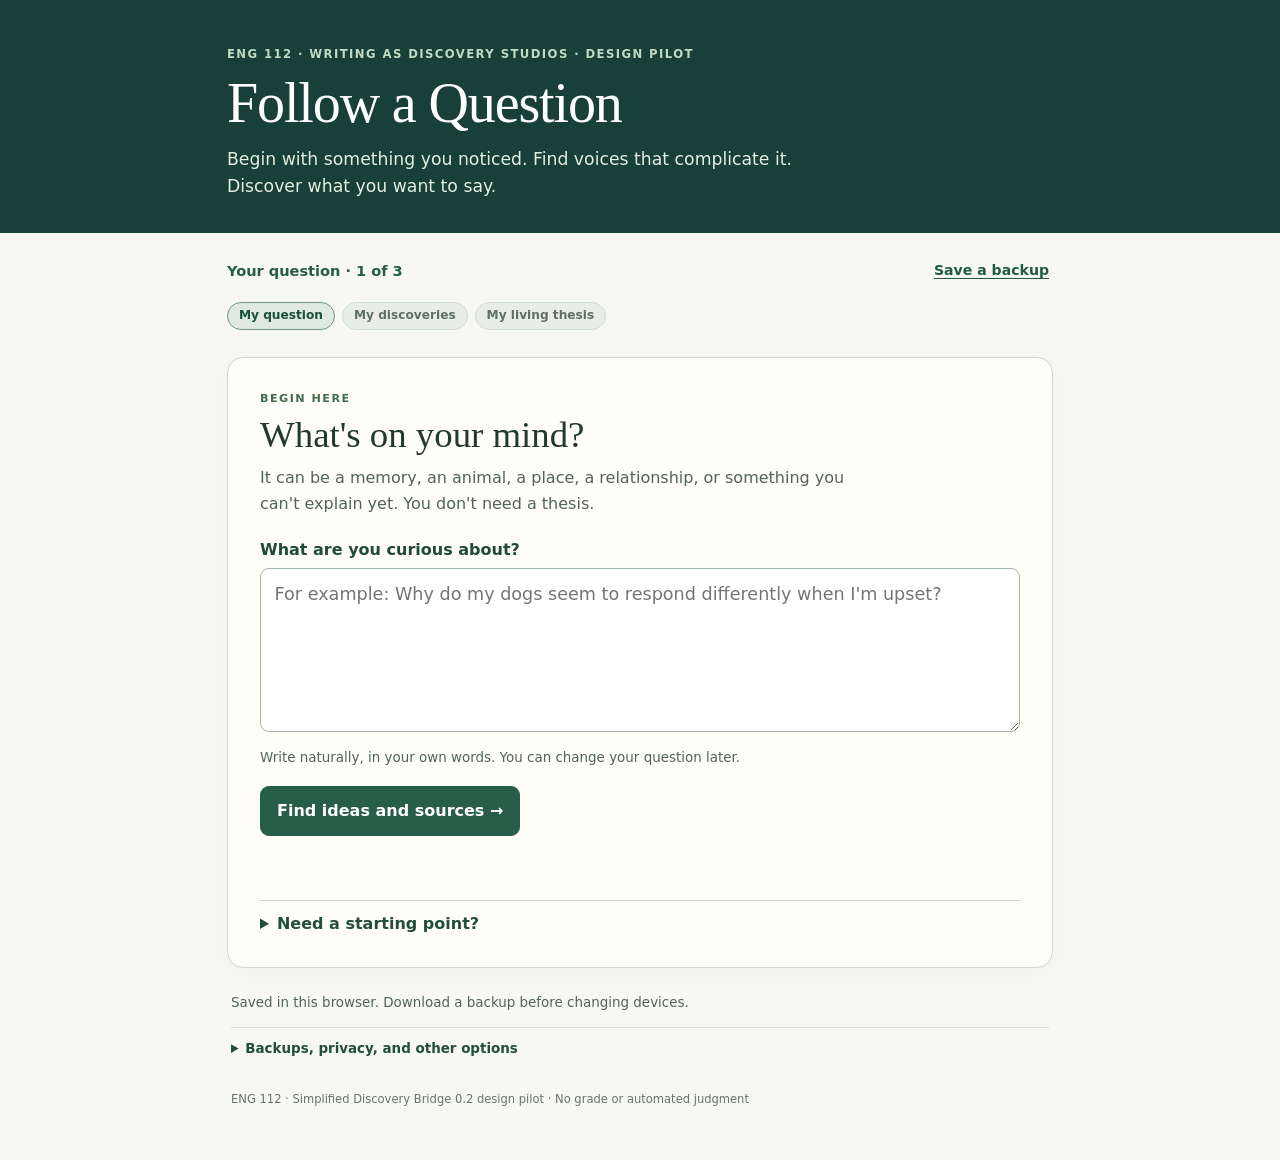
<file: bridge-preview/simple.html>
<!doctype html>
<html lang="en">
<head>
<meta charset="utf-8">
<meta name="viewport" content="width=device-width,initial-scale=1">
<meta name="theme-color" content="#183f38">
<meta name="description" content="Begin with a question, discover research sources, and develop a living three-story thesis.">
<title>My Question to Living Thesis | Simplified Discovery Bridge · ENG 112</title>
<link rel="stylesheet" href="./simple.css">
<script defer src="../data/sources.js"></script>
<script defer src="./simple.js"></script>
</head>
<body>
<a class="skip-link" href="#main">Skip to the writing area</a>
<header class="masthead">
 <div class="wrap">
  <div class="eyebrow">ENG 112 · Writing as Discovery Studios · design pilot</div>
  <h1>Follow a Question</h1>
  <p class="lead">Begin with something you noticed. Find voices that complicate it. Discover what you want to say.</p>
 </div>
</header>
<main class="wrap" id="main">
 <div class="topbar">
  <p class="progress" aria-label="Your place in the journey"><span id="progressText">Your question · 1 of 3</span></p>
  <button class="text-button" id="saveBackupTop" type="button">Save a backup</button>
 </div>
 <div class="stages" aria-hidden="true"><span data-indicator="1" class="active">My question</span><span data-indicator="2">My discoveries</span><span data-indicator="3">My living thesis</span></div>
 <section id="stage1" aria-labelledby="stage1Title" class="stage">
  <div class="stage-heading"><p class="step-label">BEGIN HERE</p><h2 id="stage1Title" tabindex="-1">What's on your mind?</h2><p>It can be a memory, an animal, a place, a relationship, or something you can't explain yet. You don't need a thesis.</p></div>
  <label class="field-label" for="openingQuestion">What are you curious about?</label>
  <textarea id="openingQuestion" rows="5" maxlength="4000" placeholder="For example: Why do my dogs seem to respond differently when I'm upset?"></textarea>
  <p class="field-hint">Write naturally, in your own words. You can change your question later.</p>
  <div class="actions"><button class="primary" id="startDiscover" type="button">Find ideas and sources <span aria-hidden="true">→</span></button></div>
  <p id="questionWarning" class="help-status" role="status" aria-live="polite"></p>
  <details class="quiet-detail"><summary>Need a starting point?</summary><p>Try writing about something that surprised you, a moment you keep remembering, or a question left by a Nature Diary or an interview. Your personal experience is a valid place to begin.</p><div class="examples"><button class="outline small" data-example="I wonder whether the trees in my neighborhood hold memories of the people who live here." type="button">Trees and memory</button><button class="outline small" data-example="How do my dogs communicate with me, and what might I misunderstand about them?" type="button">Dogs and communication</button><button class="outline small" data-example="What did I learn from my grandmother's gardening that I didn't understand as a child?" type="button">Grandma and gardening</button></div></details>
 </section>
 <section id="stage2" class="stage" aria-labelledby="stage2Title" hidden>
  <div class="stage-heading"><p class="step-label">YOUR DISCOVERIES</p><h2 id="stage2Title" tabindex="-1">Follow what catches your attention</h2><p>These sources are possible starting points, not answers. Open a source, consider what it can tell you, and save anything worth exploring.</p></div>
  <div class="question-echo"><span>My question</span><p id="questionEcho"></p><button class="text-button" id="editQuestion" type="button">Edit question</button></div>
  <p id="matchNote" class="match-note" role="status" aria-live="polite"></p>
  <div id="results" class="results" aria-label="Suggested research sources"></div>
  <div class="actions center-actions"><button id="moreSources" class="outline" type="button" hidden>See more sources</button></div>
  <details class="advanced" id="advancedSearch"><summary>Explore more research options <span class="muted">· optional</span></summary>
    <div class="advanced-grid">
      <div><label class="field-label" for="manualSearch">Search by concepts, author, or title</label><input id="manualSearch" type="search" placeholder="Try water AND memory, or autism OR perception"></div>
      <div><label class="field-label" for="pathFilter">Research pathway</label><select id="pathFilter"><option value="">All pathways</option></select></div>
    </div>
    <div class="options-line">
      <label><input id="includeAll" type="checkbox"> <span id="includeAllLabelText">Search all catalog entries</span></label>
      <label><input id="ebookOnly" type="checkbox"> Show only PCC e-books</label>
    </div>
    <p class="field-hint">AND narrows, OR broadens, and NOT excludes. Uncurated records are research leads, not fully reviewed readings.</p>
    <div class="actions"><button class="outline small" id="resetFilters" type="button">Reset search options</button><a href="../index.html" target="_blank" rel="noopener noreferrer">Open the full Research Connections Library</a></div>
  </details>
  <div class="next-panel">
    <div><h3>What are you beginning to see?</h3><p id="savedCount">No sources saved yet. Save one that interests you, or move forward with your encounter.</p></div>
    <div class="actions"><button class="primary" id="goThesis" type="button">Develop my living thesis <span aria-hidden="true">→</span></button><button class="text-button" id="backQuestion" type="button">Back to my question</button></div>
  </div>
 </section>
 <section id="stage3" class="stage" aria-labelledby="stage3Title" hidden>
  <div class="stage-heading"><p class="step-label">YOUR LIVING THESIS</p><h2 id="stage3Title" tabindex="-1">What is your thinking becoming?</h2><p>Bring your encounter and research into conversation. These are three layers of thought, not three mandatory essay sections. Your interpretation can change.</p></div>
  <div class="question-echo"><span>My starting question</span><p id="thesisQuestionEcho"></p></div>
  <div id="sourceSummary" class="source-summary" aria-label="Sources carried into my thesis"></div>
  <div class="story-stack">
   <div class="story"><div class="number">01</div><div class="story-content"><label for="story1">Observation · What have I actually noticed?</label><p>Start with a moment, pattern, encounter, or finding.</p><textarea id="story1" rows="4" maxlength="10000" placeholder="In my experience, I noticed..."></textarea></div></div>
   <div class="story"><div class="number">02</div><div class="story-content"><label for="story2">Interpretation · What might it mean?</label><p>What do your sources help you question, complicate, or understand differently?</p><textarea id="story2" rows="4" maxlength="10000" placeholder="At first I thought... but I am reconsidering..."></textarea></div></div>
   <div class="story"><div class="number">03</div><div class="story-content"><label for="story3">Significance · Why does that understanding matter?</label><p>What follows beyond your own encounter? Keep the claim grounded in evidence.</p><textarea id="story3" rows="4" maxlength="10000" placeholder="This matters because..."></textarea></div></div>
  </div>
  <div class="draft-panel">
   <div class="draft-head"><h3>My working thesis</h3><button id="assembleThesis" class="outline small" type="button">Bring my three stories together</button></div>
   <p>Use this space to revise your ideas into connected sentences in your own voice. The button only joins words you've already written.</p>
   <label class="field-label" for="thesisDraft">My current interpretation</label>
   <textarea id="thesisDraft" rows="6" maxlength="18000" placeholder="Write the interpretation you want readers to consider..."></textarea>
   <label class="field-label" for="changeNote">What has changed in your thinking?</label>
   <textarea id="changeNote" rows="3" maxlength="7000" placeholder="One source made me reconsider..."></textarea>
  </div>
  <div class="actions stage3-actions"><button class="primary" id="returnResearch" type="button">Return to research <span aria-hidden="true">↗</span></button><button class="outline" id="downloadJournal" type="button">Save my discovery journal</button></div>
  <details class="advanced"><summary>More tools for my final project <span class="muted">· optional</span></summary><p>Need more space for annotations, source mapping, thesis history, or essay drafting? Send your selected sources and research notes to the full Living Thesis Studio. Your current three-story thesis remains saved here and travels as a reference note, not as a replacement for the full Studio’s existing thesis.</p>
   <div class="actions"><button id="openFullThesis" class="outline" type="button">Send my research to the full Thesis Studio</button><a href="../index.html" target="_blank" rel="noopener noreferrer">Full Research Connections Library</a></div>
   <p class="field-hint">The full Studio is an experimental companion and stores its work separately. Save a backup before switching tools.</p>
  </details>
 </section>
 <footer class="site-footer">
   <p id="saveStatus" role="status" aria-live="polite">Your writing stays in this browser. Save a backup before changing devices.</p>
   <details class="backup-options"><summary>Backups, privacy, and other options</summary>
    <div class="actions"><button class="outline small" id="downloadBackup" type="button">Download editable backup (.json)</button><button class="outline small" id="restoreBackupButton" type="button">Restore backup (.json)</button><input id="restoreBackupFile" type="file" accept=".json,application/json" hidden></div>
    <p>These preview pages use browser storage. They do not send your writing to your instructor or an AI service. Pages on the same GitHub Pages host can technically access the same browser storage, so avoid private identifying information. Export backups regularly.</p>
    <p><a href="./index.html">Original Discovery Bridge pilot</a> · <a href="../index.html">Regular Research Connections Library</a></p>
   </details>
   <p class="smallprint">ENG 112 · Simplified Discovery Bridge 0.2 design pilot · No grade or automated judgment</p>
 </footer>
</main>
</body>
</html>
</file>
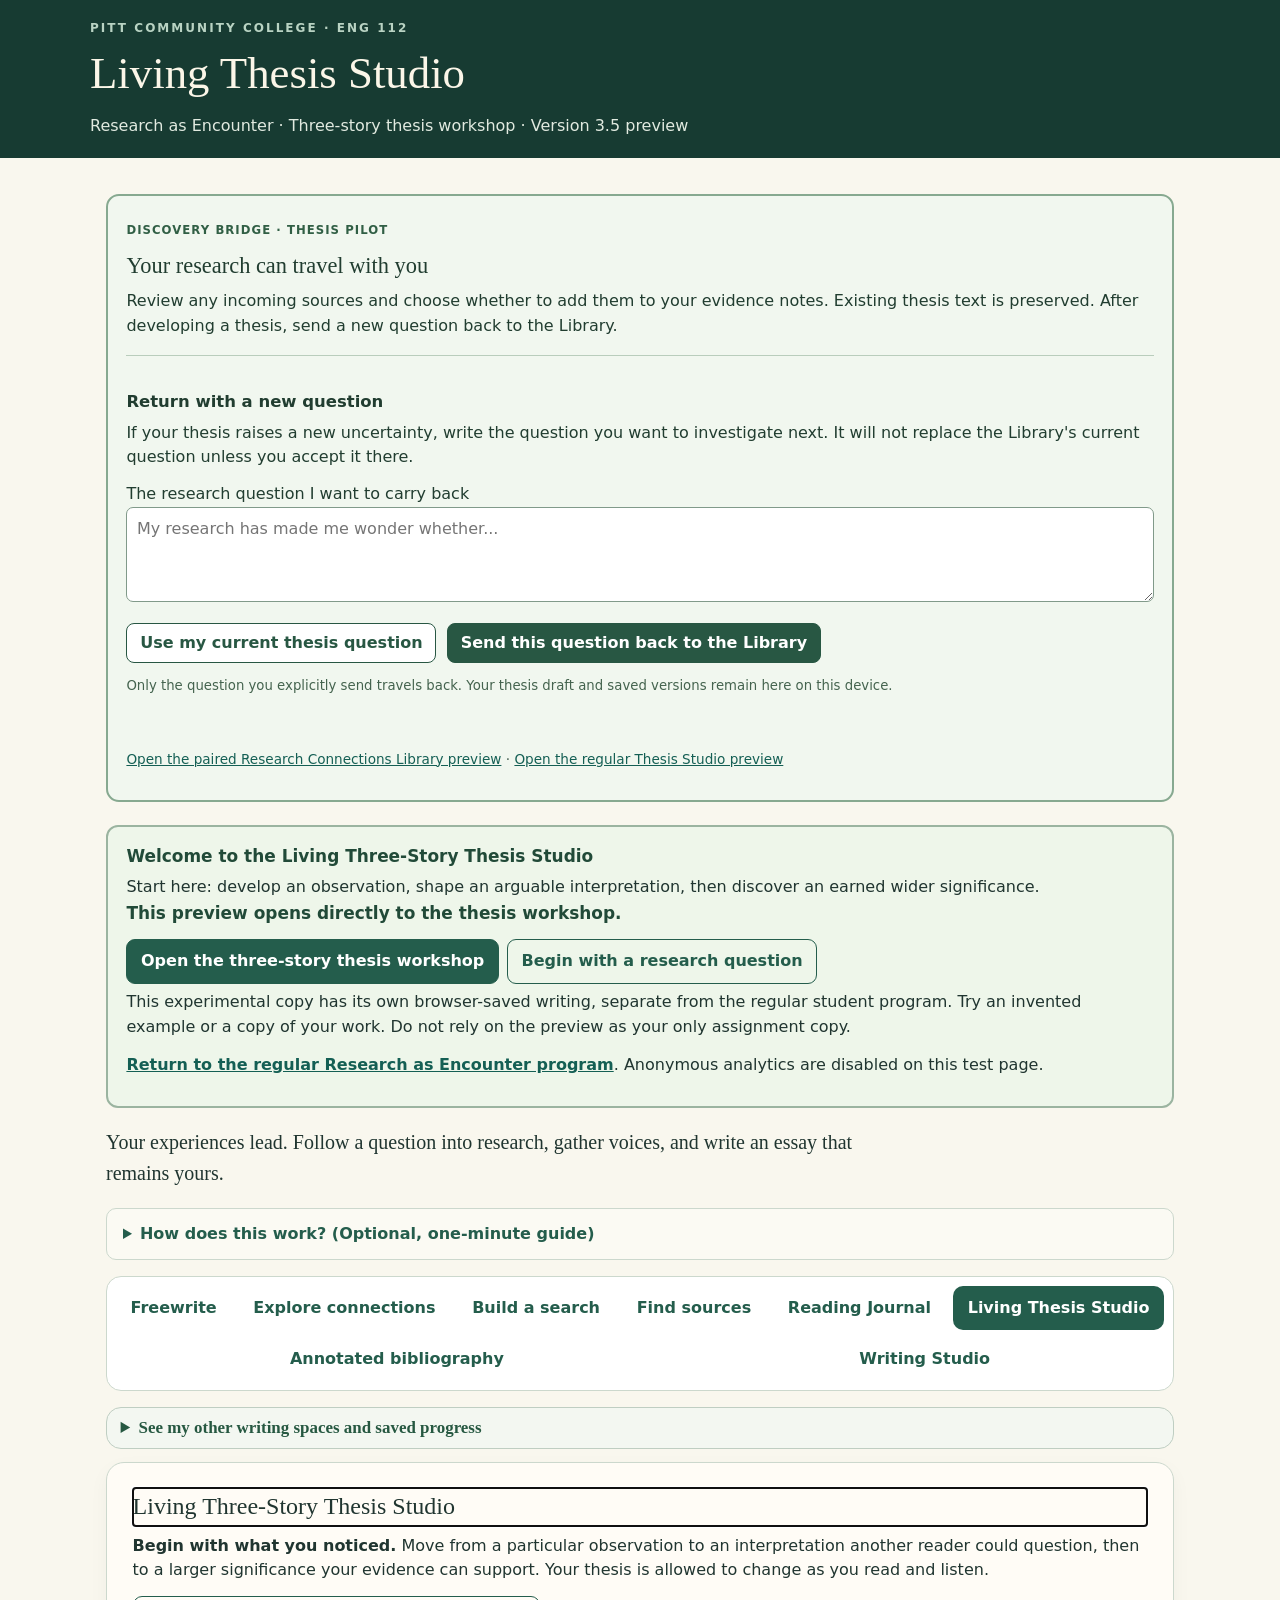
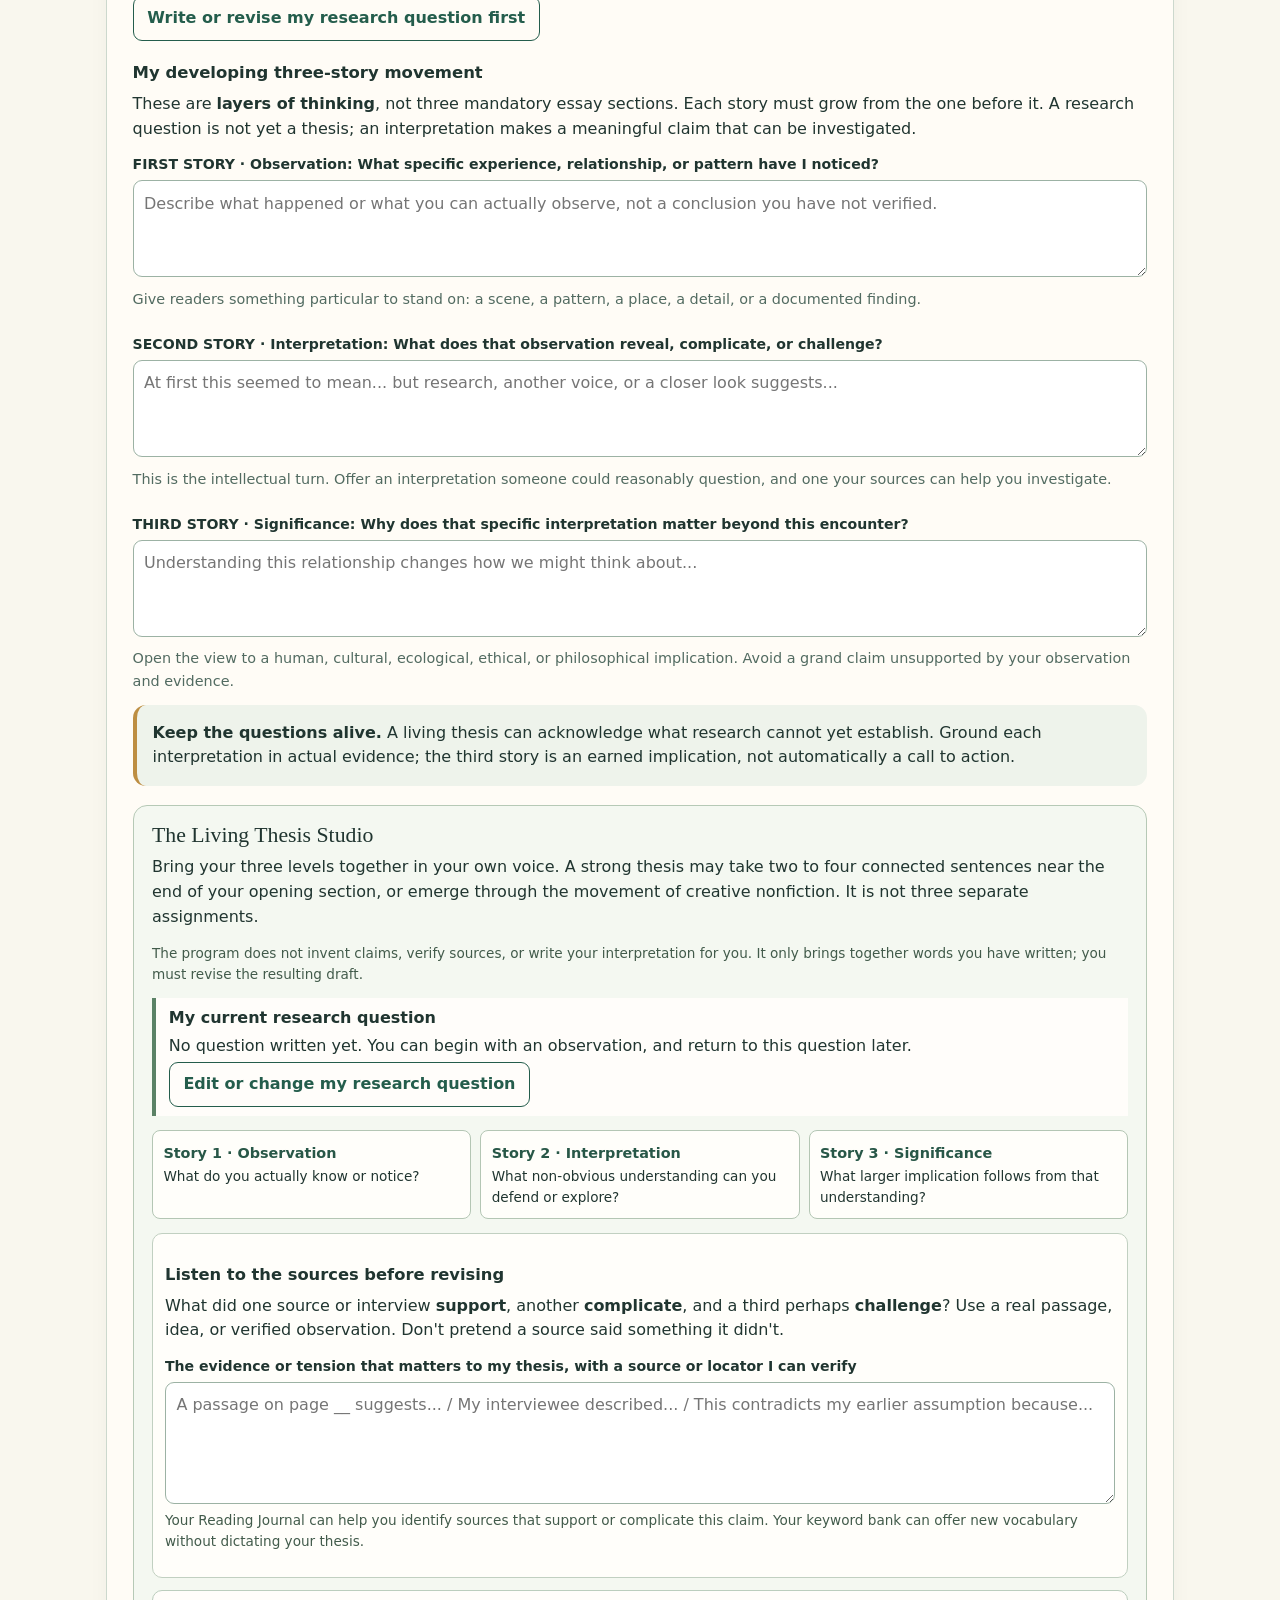
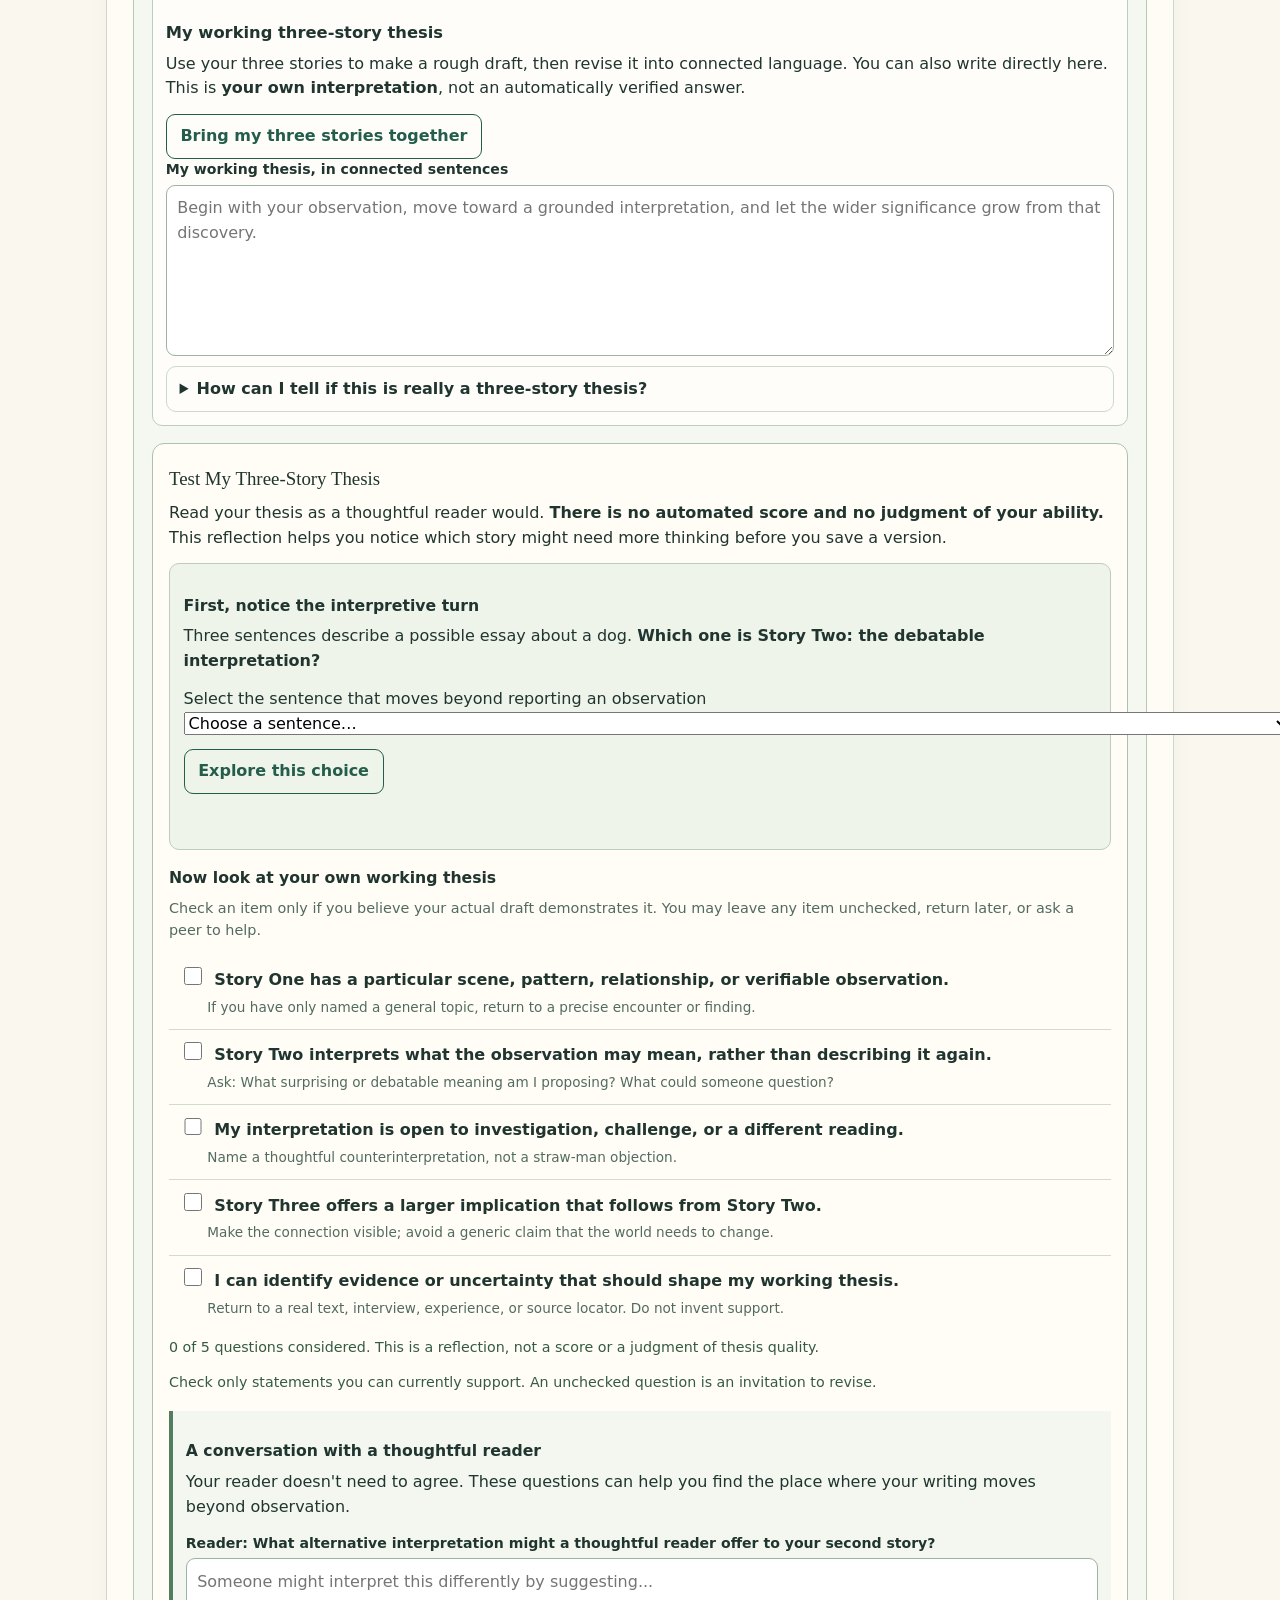
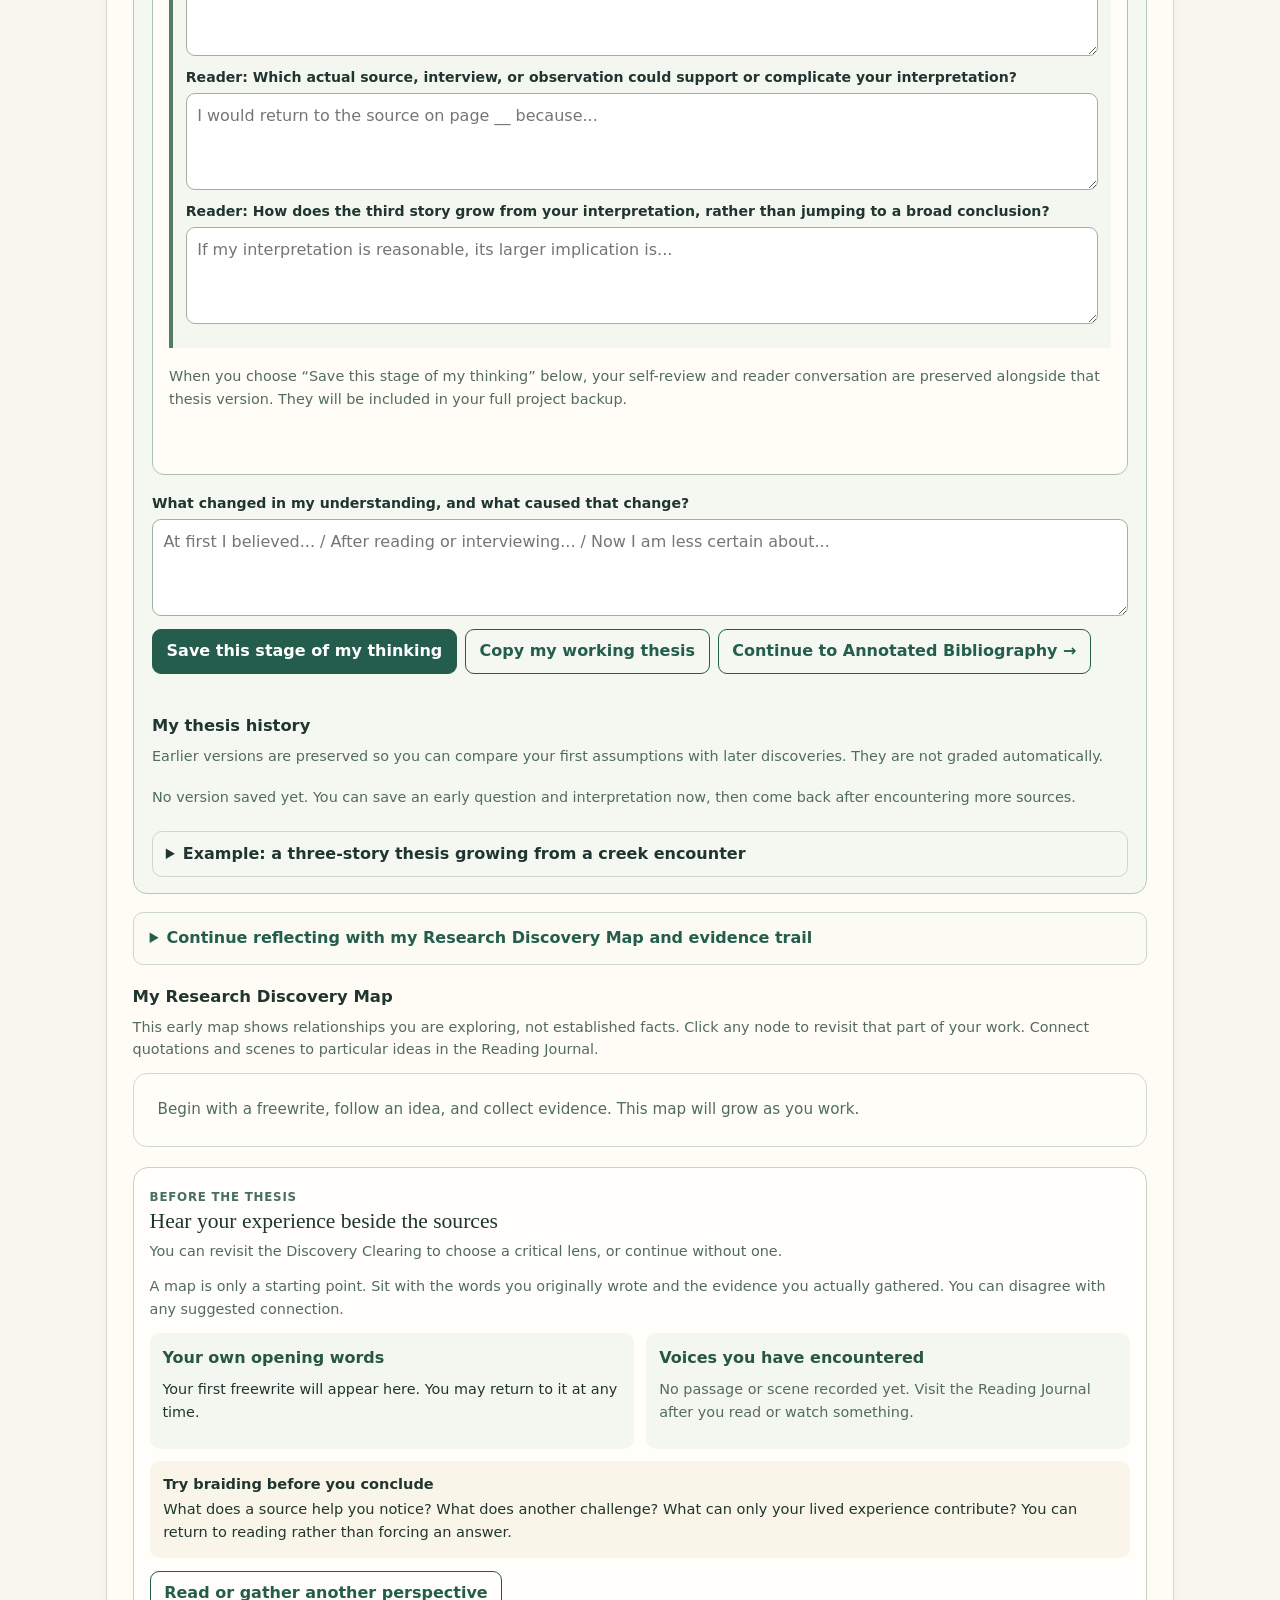
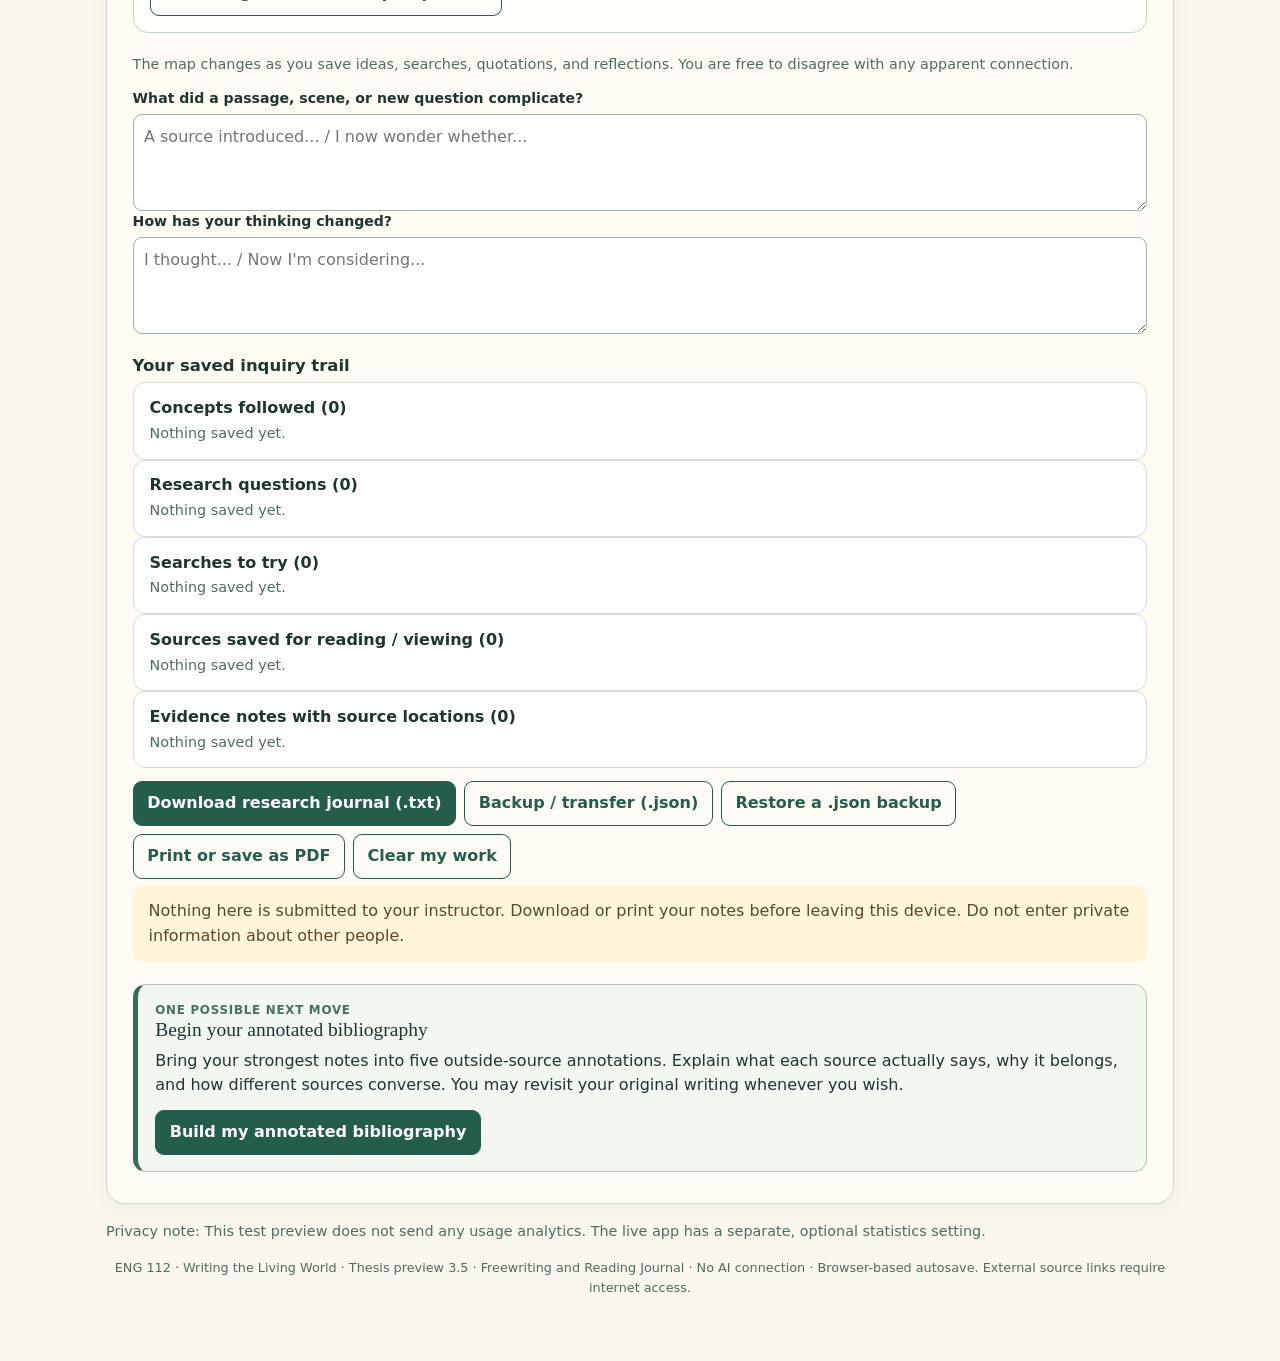
<file: bridge-preview/thesis.html>
<!doctype html>
<html lang="en"><head><meta charset="utf-8"><meta name="viewport" content="width=device-width, initial-scale=1"><meta name="theme-color" content="#193a34"><title>Living Thesis Studio · Version 3.5 Preview | ENG 112</title>
<style>
:root{--ink:#203530;--muted:#526b61;--green:#245d4c;--leaf:#dbeadd;--paper:#f9f7ee;--cream:#fffcf6;--line:#ccd8cd;--gold:#bd8e42;--faint:#eef3eb}*{box-sizing:border-box}body{margin:0;background:var(--paper);color:var(--ink);font:16px/1.55 system-ui,-apple-system,BlinkMacSystemFont,"Segoe UI",sans-serif}button,input,textarea,select{font:inherit}button{cursor:pointer}a{color:#145f54}a:focus-visible,button:focus-visible,input:focus-visible,textarea:focus-visible,select:focus-visible{outline:3px solid #bd8e42;outline-offset:3px}.top{background:#173b32;color:#fbf6e8;padding:1.2rem max(1rem,calc((100vw - 1100px)/2))}.eyebrow{font-size:.75rem;letter-spacing:.17em;text-transform:uppercase;color:#b9d3c3;font-weight:700}.top h1{font-family:Georgia,serif;font-size:clamp(1.8rem,4vw,2.8rem);font-weight:500;margin:.1rem 0}.top p{margin:.3rem 0 0;max-width:780px;color:#e1eae0}.shell{max-width:1100px;margin:auto;padding:1.3rem 1rem 4rem}.intro{font-family:Georgia,serif;font-size:1.25rem;max-width:760px;margin:.5rem 0 1.2rem}.nav{display:flex;flex-wrap:wrap;gap:.45rem;padding:.55rem;border:1px solid var(--line);border-radius:15px;background:white;margin-bottom:1rem}.nav button{padding:.6rem .85rem;border:0;border-radius:10px;background:transparent;color:var(--green);font-weight:700}.nav button[aria-selected="true"]{background:var(--green);color:white}.panel{background:var(--cream);border:1px solid var(--line);border-radius:18px;padding:clamp(1rem,2.8vw,1.6rem);box-shadow:0 7px 20px #1e3d2c0a;margin-bottom:1rem}h2{font-family:Georgia,serif;font-size:1.5rem;font-weight:500;margin:0 0 .5rem}h3{font-size:1.03rem;margin:1.2rem 0 .25rem}p{margin:.4rem 0 .8rem}.hint,.small{color:var(--muted);font-size:.9rem}.tiny{font-size:.76rem;color:var(--muted)}.grid{display:grid;grid-template-columns:repeat(3,minmax(0,1fr));gap:.75rem}.two{display:grid;grid-template-columns:repeat(2,minmax(0,1fr));gap:.8rem}.field{display:flex;flex-direction:column;gap:.25rem}.field label{font-weight:700;font-size:.88rem}.field input,.field textarea,.field select,textarea.query{border:1px solid #9cb2a4;border-radius:9px;background:white;width:100%;padding:.65rem;color:var(--ink);min-width:0}.field textarea{min-height:80px;resize:vertical}.actions{display:flex;gap:.5rem;flex-wrap:wrap;margin-top:.8rem}.primary,.secondary,.chip,.textbutton{border-radius:9px;padding:.57rem .85rem;border:1px solid var(--green);background:var(--green);color:white;font-weight:650}.secondary{color:var(--green);background:transparent}.chip{border-color:#b7c9b9;background:#edf4e9;color:#225847;font-weight:500;padding:.4rem .65rem;text-align:left}.chip:hover,.secondary:hover{background:#dceadf}.textbutton{border:none;background:transparent;color:var(--green);text-decoration:underline;padding:.2rem}.stack{display:grid;gap:.7rem;margin-top:.8rem}.result{padding:.8rem 1rem;background:white;border:1px solid #d3ddd4;border-radius:12px}.result strong{display:block}.result .actions{margin-top:.5rem}.sug{background:var(--faint);padding:1rem;border-radius:13px;border-left:4px solid var(--gold)}.topic{font-size:.77rem;font-weight:800;text-transform:uppercase;color:#4b745c;letter-spacing:.07em}.info{background:#eef4f4;padding:.85rem 1rem;border-radius:10px}.notice{background:#fff5d8;padding:.85rem 1rem;border-radius:10px;color:#5c492a}.nav-bottom{display:flex;gap:.8rem;flex-wrap:wrap;margin-top:1rem}.saved{display:inline-flex;align-items:center;background:#dfeddd;color:#235437;padding:.2rem .5rem;border-radius:7px;font-size:.76rem}.source{border:1px solid var(--line);border-radius:12px;padding:.9rem;background:white}.source .badge{font-size:.7rem;color:#225747;background:#e4eee4;padding:.14rem .4rem;border-radius:6px;font-weight:700}.source h3{margin:.3rem 0 0;font-size:1rem}.source .meta{color:var(--muted);font-size:.83rem}.source p{font-size:.88rem}.controls{display:flex;gap:.5rem;flex-wrap:wrap;align-items:center}.controls select{padding:.45rem;border:1px solid var(--line);border-radius:8px}.querycard{padding:.8rem;background:#f3f5ee;border-radius:12px;margin:.6rem 0}.querycard textarea{min-height:64px;resize:vertical}details{border:1px solid var(--line);padding:.6rem .8rem;border-radius:10px;margin-top:.6rem}summary{cursor:pointer;font-weight:700}.footer{text-align:center;font-size:.8rem;color:var(--muted);margin-top:1rem}.hidden{display:none!important}.status{min-height:1.4rem;color:var(--green);font-size:.85rem;margin-top:.3rem}.librarylink{display:inline-block;margin:.4rem 0 0}.mode-chooser{display:flex;gap:1rem;flex-wrap:wrap;margin:1rem 0}.mode-chooser button{flex:1;min-width:200px;min-height:85px;text-align:left}.mode-chooser button small{display:block;font-weight:400;margin-top:.2rem}@media(max-width:680px){.grid,.two{grid-template-columns:1fr}.nav{display:grid;grid-template-columns:repeat(2,minmax(0,1fr))}.nav button{font-size:.84rem}.top{padding:1rem}.panel{border-radius:13px}.shell{padding:.8rem .7rem 2rem}}@media print{.top{background:white;color:black;padding:0}.top p,.eyebrow{color:#444}.nav,.actions,.mode-chooser,.no-print,button{display:none!important}.panel{border:0;box-shadow:none;break-inside:avoid}.hidden{display:block!important}body{background:white}}

/* Prototype 3.4 Freewriting Studio: visible pause and student-owned language */
.studio-head{padding:.7rem 0 1.1rem}.studio-head h2{font-family:Georgia,serif;font-size:clamp(1.65rem,4vw,2.25rem);line-height:1.22;font-weight:500;margin:.2rem 0 .6rem}.studio-head p{max-width:760px;margin:.2rem 0}.studio-eyebrow{color:#416b58}.studio-choice{display:grid;grid-template-columns:repeat(2,minmax(0,1fr));gap:.8rem;margin:1rem 0 1.25rem}.choice-card{display:flex;flex-direction:column;text-align:left;gap:.3rem;background:#fffdf7;border:2px solid #ccd8cd;border-radius:17px;padding:1.2rem;color:#203530;min-height:145px}.choice-card strong{font-size:1.06rem}.choice-card span:last-child{font-size:.92rem;color:#526b61}.choice-card[aria-pressed="true"]{border-color:#245d4c;background:#eff5ed}.choice-card:hover{border-color:#245d4c}.choice-icon{font-size:1.7rem;line-height:1.2}.studio-write{margin-top:1rem}.studio-write label{font-size:1.12rem;font-weight:700}.studio-write textarea{min-height:260px;line-height:1.75;font-size:1.05rem;background:#fffefa;resize:vertical}.studio-meter{display:flex;justify-content:space-between;gap:1rem;flex-wrap:wrap;font-size:.85rem;color:var(--muted);margin-top:.5rem}.starter-area,.chosen-invitation,.pause-invitation,.nudge-question,.thread-clearing{border:1px solid #b8cec0;background:#f0f5eb;border-radius:15px;padding:1rem;margin:1rem 0}.starter-area{background:#f8f6eb}.starter-heading{display:flex;justify-content:space-between;gap:1rem;flex-wrap:wrap}.starter-note{font-family:Georgia,serif;font-size:1.16rem;margin:.8rem 0;line-height:1.55}.starter-note small{display:block;font-family:system-ui,sans-serif;font-size:.83rem;color:var(--muted);margin-bottom:.35rem}.chosen-invitation{background:#fcf6e8}.chosen-invitation p,.nudge-question p,.pause-invitation p{margin:.35rem 0}.text-button{background:none;border:0;text-decoration:underline;color:var(--green);padding:0;cursor:pointer}.toggle-row{display:inline-flex;align-items:center;gap:.35rem;font-size:.88rem}.thread-clearing{background:#fffefa;border-color:var(--line);margin:2rem 0}.thread-clearing h3{font-family:Georgia,serif;font-weight:500;font-size:1.5rem;margin:.3rem 0}.thread-results{display:grid;grid-template-columns:repeat(2,minmax(0,1fr));gap:.7rem}.thread-option{border:1px solid var(--line);border-radius:12px;padding:.8rem;background:#f8faf6;display:flex;gap:.65rem;align-items:flex-start;cursor:pointer}.thread-option:has(input:checked){border-color:#245d4c;background:#e9f2e8}.thread-option input{margin-top:.35rem;flex-shrink:0}.thread-option strong{display:block}.thread-option small{color:var(--muted);display:block;margin-top:.25rem}.legacy-bridge{margin-top:2rem;padding:1rem;border-top:1px solid var(--line);color:#435b50}.legacy-bridge summary{cursor:pointer}.studio-bottom{margin-top:1rem}.studio-bottom .actions{margin:.7rem 0}.hidden{display:none!important}@media(max-width:600px){.studio-choice,.thread-results{grid-template-columns:1fr}.choice-card{min-height:0}.studio-write textarea{min-height:230px}}

.ws-format-actions{display:flex;gap:.5rem;flex-wrap:wrap;margin:.5rem 0}.ws-essay-preview{background:#fffefa;border:1px solid #b9cbbf;border-radius:9px;padding:1.2rem;font:1rem/2 Georgia,serif;white-space:pre-wrap}.ws-essay-preview p{margin:0;text-indent:.5in}.ws-essay-preview[hidden]{display:none}

/* A true WYSIWYG drafting surface; hidden textarea remains the stable autosave/export store. */
.ws-rich-editor{min-height:360px;max-height:70vh;overflow-y:auto;padding:1rem 1.15rem;background:#fffefa;border:1px solid #9cb2a4;border-radius:9px;font:1rem/2 "Times New Roman",Georgia,serif;white-space:pre-wrap;overflow-wrap:anywhere;outline-offset:2px}
.ws-rich-editor:focus-visible{outline:3px solid #bd8e42}
.ws-rich-editor p,.ws-rich-editor div{margin:0;text-indent:.5in;min-height:1.5em}
.ws-rich-editor:empty:before{content:attr(data-placeholder);color:#6a7c72;font-family:system-ui,sans-serif;font-size:.95rem}
@media(max-width:700px){.ws-rich-editor{min-height:380px;max-height:65vh}}

/* v3.2: distinguish a visible invitation from a demand for attention */
.studio-ask{margin-top:.65rem;font-size:.86rem;padding:.38rem .65rem;border-style:dashed;background:#f5f4e8}
.pause-invitation,.nudge-question{position:fixed;right:clamp(.7rem,2vw,2rem);bottom:calc(.75rem + env(safe-area-inset-bottom));z-index:60;max-height:min(78dvh,580px);overflow:auto;width:min(420px,calc(100vw - 1.4rem));border:2px solid #ba9147;border-left:7px solid #ba9147;box-shadow:0 12px 38px #122b2480;background:#fffaf0;margin:0;padding:1.1rem 1.2rem;animation:invitation-in .3s ease-out}
.pause-invitation strong,.nudge-question strong{font-family:Georgia,serif;font-size:1.2rem;font-weight:600}
.pause-invitation p,.nudge-question p{margin:.25rem 0 .6rem}.pause-invitation .toggle-row{margin-top:.55rem}
.pause-eyebrow{color:#654c27;font-size:.73rem;font-weight:800;letter-spacing:.07em;text-transform:uppercase;margin-bottom:.4rem}
@keyframes invitation-in{from{opacity:0;transform:translateY(15px)}to{opacity:1;transform:translateY(0)}}
.language-clearing{background:#f2f7f0;border:1px solid #b5ccbb;border-radius:12px;padding:1rem;margin:1.3rem 0}
.language-clearing h4,.thread-clearing h4{margin:0 0 .25rem;font-size:1rem}
.phrase-results{display:flex;gap:.5rem;flex-wrap:wrap;margin:.8rem 0}
.phrase-option{display:inline-flex;align-items:center;gap:.4rem;border:1px solid #acbfae;border-radius:99px;background:#fffefa;color:#254a3e;padding:.45rem .75rem;font-size:.87rem;line-height:1.35;cursor:pointer;max-width:100%;overflow-wrap:anywhere}
.phrase-option:has(input:checked){background:#e0eee0;border-color:#40745b;font-weight:650}
.phrase-option input{accent-color:#245d4c;flex-shrink:0}
.highlight-details{margin-top:1rem;background:#fffdf8}
.highlighted-preview{white-space:pre-wrap;overflow-wrap:anywhere;max-height:240px;overflow:auto;line-height:1.8;font-size:.92rem;padding:.9rem .2rem .3rem}
.highlighted-preview mark{background:#ffdf93;color:#21342c;border-radius:.2em;padding:0 .1em;box-decoration-break:clone}
@media (max-width:600px){.pause-invitation,.nudge-question{left:.55rem;right:.55rem;width:auto;bottom:calc(.55rem + env(safe-area-inset-bottom));padding:.9rem}.phrase-results{gap:.4rem}.phrase-option{font-size:.82rem}}
@media (prefers-reduced-motion:reduce){.pause-invitation,.nudge-question{animation:none}}
@media print{.pause-invitation,.nudge-question,.studio-ask{display:none!important}}

/* 3.2 Reading Journal and connected discovery */
.source-new{margin:1rem 0;padding:.85rem 1rem;border:1px solid var(--line);border-radius:12px;background:#fffef9}.source-new summary{cursor:pointer;font-weight:650;color:var(--green)}
.shelf-item{display:flex;gap:.7rem;justify-content:space-between;align-items:center;flex-wrap:wrap;background:#f4f7f0;border:1px solid var(--line);padding:.65rem .9rem;border-radius:10px}
.shelf-item button{flex-shrink:0}.source-meta{font-size:.82rem;color:var(--muted)}
.evidence-card{border:1px solid var(--line);padding:1rem;border-radius:14px;background:#fffef9;overflow-wrap:anywhere}
.evidence-card blockquote{margin:.55rem 0;padding:.5rem .8rem;border-left:3px solid var(--gold);font-family:Georgia,serif;background:#f9f7ef;white-space:pre-wrap}
.evidence-card p{margin:.4rem 0}.evidence-card .actions{margin-top:.65rem}
.evidence-caption{display:block;font-size:.83rem;color:var(--muted)}
.pathway-scroll{border:1px solid var(--line);border-radius:14px;overflow-x:auto;background:#fffdf8;padding:.8rem}
.pathway-svg{display:block;width:100%;min-width:920px;height:auto}
.pathway-svg .node{cursor:pointer}.pathway-svg .node:focus-visible rect{stroke:#b18a35;stroke-width:4}
.pathway-svg text{font-family:system-ui,-apple-system,sans-serif;pointer-events:none}
.pathway-empty{font-size:.95rem;padding:.7rem;color:var(--muted)}
@media(max-width:600px){.shelf-item{display:block}.shelf-item button{margin-top:.6rem}.evidence-card{padding:.85rem}}
</style>
<style>
/* Research as Encounter 3.3: guidance without compulsory steps */

/* 3.4 welcome: choice first, instruction only when requested */
.self-guide{border:1px solid #b8cdbb;border-radius:15px;background:#f2f7ef;padding:1rem 1.1rem;margin-bottom:1.3rem}
.self-guide-head h2{font:500 1.42rem Georgia,serif;margin:.15rem 0 .35rem}
.self-guide-head p{font-size:.93rem;color:#486358;margin:.2rem 0 .8rem}
.self-guide-kicker{font-size:.7rem;letter-spacing:.075em;text-transform:uppercase;font-weight:800;color:#396f58}
.self-guide-options{display:grid;grid-template-columns:repeat(2,minmax(0,1fr));gap:.55rem}
.self-guide-option{background:#fffefa;border:1px solid #b7cdbb;border-radius:11px;color:#204b3e;padding:.75rem .85rem;text-align:left;min-width:0}
.self-guide-option:hover,.self-guide-option:focus-visible{background:#e6f0e4;border-color:#397a59}
.self-guide-option strong,.self-guide-option span{display:block}
.self-guide-option strong{font-size:.95rem}
.self-guide-option span{font-size:.82rem;color:#546b60;margin-top:.24rem}
.self-guide-foot{font-size:.83rem;color:#4e6659;margin:.85rem 0 0}
.self-guide-foot .text-button{font-size:.83rem}
@media(max-width:680px){.self-guide{padding:.85rem}.self-guide-options{grid-template-columns:1fr}.self-guide-option{padding:.68rem .75rem}}

.journey-overview{background:#f3f7f1;border:1px solid #bfcec2;border-radius:15px;padding:1rem;margin:0 0 1.25rem}
.journey-overview h2{font:500 1.25rem Georgia,serif;margin:0 0 .3rem}
.journey-intro{color:var(--muted);font-size:.91rem;margin:.25rem 0 .7rem}
.journey-steps{display:grid;grid-template-columns:repeat(6,minmax(0,1fr));gap:.45rem}
.journey-step{background:#fffefa;color:#244b3d;border:1px solid #b9cabc;border-radius:10px;padding:.65rem .3rem;display:flex;flex-direction:column;gap:.3rem;align-items:center;text-align:center;line-height:1.24;font-size:.78rem}
.journey-step[aria-current="step"]{border:2px solid #3d765d;background:#e5f2e7;font-weight:700}
.journey-step .step-status{color:#53695d;font-size:.7rem;font-weight:400}
.journey-footer{display:flex;justify-content:space-between;flex-wrap:wrap;align-items:center;gap:.5rem;margin-top:.8rem;font-size:.84rem}
.journey-footer button{padding:.42rem .7rem}
.transition-guide{margin:1.35rem 0 .3rem;padding:1rem 1.1rem;border:1px solid #b6c9b9;border-left:5px solid #376b55;border-radius:13px;background:#f2f7f0}
.transition-guide h3{font:500 1.22rem Georgia,serif;margin:0 0 .45rem}
.transition-guide p{margin:.32rem 0 .7rem}
.transition-guide .actions{margin:.75rem 0 0}
.transition-step{color:#46715d;font-size:.74rem;letter-spacing:.065em;text-transform:uppercase;font-weight:750}
.lens-garden{margin:1.1rem 0;padding:1rem;border:1px solid #d0d8ca;background:#fffef9;border-radius:14px}
.lens-garden h3{margin:.2rem 0 .5rem;font:500 1.35rem Georgia,serif}
.lens-grid{display:grid;grid-template-columns:repeat(2,minmax(0,1fr));gap:.65rem;margin:.8rem 0}
.lens-choice{display:block;cursor:pointer;border:1px solid #cbd7cc;border-radius:11px;padding:.75rem;background:#fefdf7}
.lens-choice:has(input:checked){border-color:#447e62;background:#eaf4e8}
.lens-choice input{accent-color:#245d4c;margin-right:.35rem}
.lens-choice strong{font-size:.9rem}
.lens-choice p{color:var(--muted);font-size:.81rem;margin:.4rem 0 0}
.lens-recommended{display:block;font-size:.72rem;color:#30664c;font-weight:700;margin-bottom:.15rem}
.lens-summary{font-size:.87rem;color:#30533e;margin:.55rem 0}
.source-progress{display:inline-block;font-size:.75rem;color:#27523f;background:#e1eee1;border:1px solid #b7cbb7;border-radius:99px;padding:.19rem .55rem;margin-top:.35rem}
.source-progress.pending{background:#fbf1db;border-color:#dbcba2;color:#675022}
.source-progress.connected{background:#e9e5f2;border-color:#c4b5d1;color:#51396b}
.synthesis-studio{border:1px solid #c4d4c6;border-radius:15px;background:#fffefa;padding:1rem;margin:1.25rem 0}
.synthesis-studio h3{font:500 1.35rem Georgia,serif;margin:0 0 .4rem}
.synthesis-columns{display:grid;grid-template-columns:repeat(2,minmax(0,1fr));gap:.8rem;margin:.8rem 0}
.synthesis-column{padding:.8rem;background:#f4f7f0;border-radius:10px;max-height:290px;overflow:auto}
.synthesis-column h4{margin:0 0 .5rem;color:#275743}
.synthesis-column .original{white-space:pre-wrap;overflow-wrap:anywhere;font-size:.9rem}
.synthesis-evidence{border-bottom:1px solid #cfdbd2;padding:.5rem 0;font-size:.88rem;overflow-wrap:anywhere}
.synthesis-evidence:last-child{border:0}
.synthesis-evidence q{display:block;font-family:Georgia,serif;margin:.3rem 0}
.synthesis-invitation{background:#f9f5e9;padding:.7rem .85rem;border-radius:10px;font-size:.91rem}
.synthesis-invitation p{margin:.2rem 0}
.journey-alert{background:#fcf5e4;border:1px solid #dac899;border-radius:9px;padding:.65rem .85rem;font-size:.88rem;margin:.65rem 0}
@media(max-width:700px){.journey-steps{grid-template-columns:repeat(3,minmax(0,1fr))}.lens-grid,.synthesis-columns{grid-template-columns:1fr}.journey-step{font-size:.73rem}}
@media print{.journey-overview,.transition-guide .actions{display:none!important}.synthesis-column{max-height:none}}

.journey-overview summary{cursor:pointer;color:#265841;font:600 1.06rem Georgia,serif;list-style-position:inside}
.journey-overview:not([open]){padding:.62rem .85rem;margin-bottom:.8rem}
.journey-overview[open] summary{margin-bottom:.5rem}
/* Small-screen focus: keep the actual writing invitation close to the first viewport. */
@media(max-width:600px){
 .top{padding:.85rem 1rem}
 .top h1{font-size:1.72rem}
 .top p{font-size:.87rem;line-height:1.42}
 .shell{padding-top:.75rem}
 .intro{font-size:1.08rem;line-height:1.42;margin:0 0 .65rem}
 .nav{padding:.34rem;gap:.3rem;margin-bottom:.55rem}
 .nav button{padding:.48rem .48rem;font-size:.84rem;line-height:1.24}
 .journey-overview:not([open]){padding:.48rem .65rem;margin-bottom:.6rem}
 .studio-head{padding:.3rem 0 .65rem}
 .studio-head h2{font-size:1.56rem}
 .studio-head p{font-size:.93rem;line-height:1.42}
}

/* Version 3.4: writing spaces and mobile-first document-building guidance */
.writing-space{max-width:100%;overflow-wrap:anywhere}.writing-head{margin:0 0 1rem}.writing-head h2{font-family:Georgia,serif;font-size:clamp(1.65rem,3vw,2.15rem);margin:.3rem 0 .4rem}.writing-head p{margin:.2rem 0 .6rem;color:var(--muted)}
.ws-banner{border:1px solid #bed2bd;border-radius:13px;background:#f0f6ee;padding:1rem;margin:.75rem 0 1rem;color:#25483c}.ws-small{display:block;font-size:.89rem;color:#51685e;margin-top:.4rem}
.ws-toolbar{display:flex;align-items:center;justify-content:space-between;gap:.8rem;flex-wrap:wrap;border:1px solid var(--line);background:#fffdf6;padding:.75rem;border-radius:12px;margin:1rem 0}.ws-toolbar-actions{display:flex;gap:.5rem;flex-wrap:wrap}.ws-save-indicator{font-size:.87rem;color:#375e49}.ws-save-indicator.ws-error{color:#aa3434;font-weight:700}
.ws-tips{border:1px solid var(--line);background:#fbfaf3;padding:.8rem 1rem;border-radius:10px;margin-bottom:1rem}.ws-tips summary{font-weight:650;cursor:pointer;color:var(--green)}.ws-tips p{margin:.5rem 0}
.ws-card{background:#fffefa;border:1px solid #d6ded3;border-radius:14px;padding:clamp(.8rem,2.3vw,1.25rem);margin:1rem 0}.ws-card h3{font-size:1.23rem;margin:.25rem 0 .35rem;font-family:Georgia,serif}.ws-card-top{display:flex;justify-content:space-between;gap:.6rem;flex-wrap:wrap}.ws-kicker{font-size:.75rem;letter-spacing:.06em;text-transform:uppercase;font-weight:750;color:#3d6956}.ws-muted{font-size:.89rem;line-height:1.5;color:#4f685c;margin:.4rem 0 .8rem}.ws-form-grid{display:grid;grid-template-columns:repeat(2,minmax(0,1fr));gap:.85rem}.ws-form-grid>div{min-width:0}.ws-form-note{align-self:end;color:var(--muted);font-size:.86rem}.ws-card label{display:block;font-weight:650;margin:.75rem 0 .25rem}.ws-card input:not([type="checkbox"]):not([type="file"]),.ws-card select,.ws-card textarea{width:100%;max-width:100%;border:1px solid #b9cbbf;border-radius:9px;background:white;color:var(--ink);padding:.65rem .7rem}.ws-card textarea{resize:vertical;line-height:1.62}.ws-card :is(input,select,textarea):focus{outline:2px solid #62937a;outline-offset:1px}.ws-card textarea#ws-essay-body{min-height:330px;font:1rem/1.75 Georgia,serif}.ws-wordline{display:flex;justify-content:space-between;gap:.5rem;flex-wrap:wrap;color:#536c5e;font-size:.82rem;margin:.25rem 0 .75rem}.ws-count-line strong{font-size:1rem;color:#204d3d}.ws-count-line .ws-ready{color:#1d7547}.ws-inline-actions{display:flex;gap:.55rem;flex-wrap:wrap;align-items:center;margin:.8rem 0}.ws-inline-actions button{padding:.55rem .8rem}.ws-inline-actions select{max-width:240px}.ws-lens-callout{border-left:4px solid #8baf94;background:#eff5ed;padding:1rem;border-radius:0 12px 12px 0;margin-top:1rem}.ws-lens-callout p{font-size:.9rem;margin:.35rem 0}.ws-prompt{font:1rem/1.6 Georgia,serif;margin-top:.7rem;background:#fffefa;border:1px solid #c5d7c4;border-radius:8px;padding:.85rem}.ws-annotation-cards{display:grid;gap:1rem}.ws-source-card{border:1px solid #cddacf;padding:1rem;border-radius:12px;background:#fbfcf9}.ws-source-card h4{margin:0 0 .35rem;font:1.15rem Georgia,serif}.ws-source-card .ws-form-grid{margin-top:.35rem}.ws-source-card p{margin:.45rem 0}.ws-roles{display:flex;align-items:center;gap:.6rem;flex-wrap:wrap}.ws-roles label{margin:0}.ws-roles select{width:auto;max-width:100%;flex:1}.ws-source-progress{font-size:.86rem;color:#3d6956;margin:.45rem 0 1rem}.ws-review-list{display:grid;gap:.55rem;margin-top:.9rem}.ws-review-item{background:#f0f6ee;padding:.8rem .9rem;border-radius:10px;border-left:3px solid #74a28b;font-size:.92rem}.ws-review-item.ws-attention{background:#fff8e9;border-left-color:#bc985b}.ws-review-item strong{display:block;margin-bottom:.15rem}.ws-visual-card{border:1px solid #d3dccd;border-radius:10px;padding:.85rem;margin:1rem 0;background:#fcfcf7}.ws-visual-card h4{font:1.13rem Georgia,serif;margin:.1rem 0 .55rem}.ws-image-preview{max-width:min(300px,100%);max-height:190px;object-fit:contain;display:block;margin:.7rem auto;border:1px solid #ccd5ca;border-radius:8px}.ws-image-status{font-size:.83rem;color:#4d655b;margin-top:.5rem}.ws-file-help{font-size:.83rem;color:var(--muted);margin:.4rem 0}.ws-link{border:0;background:none;color:var(--green);text-decoration:underline;padding:0;font-weight:600}.ws-link:focus-visible{outline:2px solid #397557}.ws-annotation-count{font-size:.83rem;color:#596d5c}.ws-card p code{padding:.1rem .25rem;background:#f1f2eb;border-radius:4px}.sr-only{position:absolute!important;width:1px!important;height:1px!important;overflow:hidden!important;clip:rect(0,0,0,0)!important;white-space:nowrap!important}
.nav{display:flex;flex-wrap:wrap}.nav button{flex:1 1 auto}.journey-steps{grid-template-columns:repeat(4,minmax(0,1fr))}
@media(max-width:700px){.ws-form-grid{grid-template-columns:1fr}.ws-toolbar{display:block}.ws-toolbar-actions{margin-top:.6rem}.ws-toolbar-actions button{flex:1 1 45%}.ws-card{margin:.65rem 0;padding:.8rem}.journey-steps{grid-template-columns:repeat(2,minmax(0,1fr))}.ws-card textarea#ws-essay-body{min-height:360px}}
@media print{.ws-toolbar,.ws-tips,.ws-inline-actions,.ws-lens-callout,.ws-review-card,.transition-guide{display:none!important}}

/* Small screens: one swipeable navigation row and two obvious writing shortcuts. */
.ws-mobile-jumps{display:none}
@media(max-width:700px){
 .top p{font-size:.88rem}
 .intro{font-size:1.04rem;line-height:1.42}
 .nav{display:flex;flex-wrap:nowrap;overflow-x:auto;overscroll-behavior-x:contain;scroll-snap-type:x proximity;-webkit-overflow-scrolling:touch;gap:.35rem;padding:.4rem;margin-bottom:.45rem}
 .nav button{flex:0 0 auto;white-space:nowrap;min-width:max-content;padding:.5rem .7rem;scroll-snap-align:start}
 .ws-mobile-jumps{display:flex;gap:.45rem;align-items:center;flex-wrap:wrap;margin:.15rem 0 .55rem}
 .ws-mobile-jumps .ws-jump-label{color:var(--muted);font-size:.78rem;width:100%}
 .ws-mobile-jumps button{flex:1 1 auto;font-size:.79rem;padding:.42rem .5rem}
 .ws-intro-more{margin-bottom:.55rem}
}


/* Optional and transparent anonymous usage counts. */
.analytics-privacy{margin:1rem 0 1.3rem;padding:.78rem 1rem;background:#f5f8f3;border:1px solid #b9cdbd;border-radius:10px;font-size:.85rem;color:#40584c}
.analytics-privacy summary{font-weight:700;cursor:pointer;color:#225545}
.analytics-privacy p{margin:.65rem 0}
.analytics-privacy label{display:flex;gap:.5rem;align-items:flex-start;font-weight:600;cursor:pointer}
.analytics-privacy input{margin-top:.2rem;flex-shrink:0}
.analytics-privacy .analytics-state{font-size:.79rem;color:#51675b}

/* Keyboard, low-motion, and skip navigation refinements. */
.skip-to-content{position:absolute;top:-100px;left:1rem;z-index:9999;background:#fffefa;color:#173b32;padding:.7rem 1rem;border:3px solid #bd8e42;border-radius:8px;font-weight:700}
.skip-to-content:focus{top:1rem}
@media (prefers-reduced-motion:reduce){html:focus-within{scroll-behavior:auto!important}*,*::before,*::after{scroll-behavior:auto!important;animation-duration:.01ms!important;transition-duration:.01ms!important}}

/* Keyword Discovery Studio: instructor-curated vocabulary and a student-owned bank. */
.keyword-discovery{background:#f2f7ef;border:1px solid #b2c9b6;border-radius:14px;padding:1.1rem;margin:.9rem 0 1.3rem}
.keyword-discovery h3{margin:.2rem 0 .4rem;font-size:1.16rem}
.keyword-discovery h4{font-size:1rem;margin:.8rem 0 .4rem}
.keyword-discovery .keyword-explainer{max-width:820px}
.keyword-choices{display:grid;grid-template-columns:repeat(2,minmax(0,1fr));gap:.75rem;margin:.65rem 0 1rem}
.keyword-direction{background:#fffdfa;border:1px solid #bccfbe;border-radius:10px;padding:.8rem;min-width:0}
.keyword-direction h4{margin:.1rem 0 .25rem;color:#245d4c}
.keyword-direction p{margin:.15rem 0 .6rem;font-size:.87rem;line-height:1.5}
.keyword-directory{font-weight:700;font-size:.77rem;color:#355a47}
.keyword-chips{display:flex;flex-wrap:wrap;gap:.4rem}
.keyword-chip{font-size:.83rem;line-height:1.3;padding:.4rem .65rem;background:#f5f7f0;border:1px solid #829e86;border-radius:12px;color:#214e3b;text-align:left}
.keyword-chip[aria-pressed="true"]{background:#275b45;border-color:#275b45;color:#fff}
.keyword-chip:hover,.keyword-chip:focus-visible{border-color:#274c3c;outline-offset:2px}
.keyword-bank-list{display:flex;gap:.4rem;flex-wrap:wrap;padding:.65rem;background:#fffefa;border:1px solid #afc2b0;border-radius:10px;min-height:2.9rem;margin:.5rem 0 .8rem}
.keyword-bank-pill{display:inline-flex;align-items:center;gap:.35rem;padding:.25rem .35rem .25rem .65rem;border:1px solid #a3bda4;border-radius:16px;background:#e7efe5;font-size:.86rem}
.keyword-bank-pill button{padding:.08rem .38rem;border:1px solid #42694e;border-radius:6px;background:#fffefa;color:#214934;font-size:.8rem}
.keyword-bank-help{font-size:.83rem;color:#415c4b}
.keyword-field-row{display:flex;flex-wrap:wrap;align-items:end;gap:.6rem}
.keyword-field-row .field{flex:1 1 250px}
.keyword-field-row .field input{width:100%}
.keyword-note{border-top:1px solid #bdcdb8;padding-top:.8rem;margin-top:1rem}
.keyword-message{min-height:1.2em;font-size:.85rem;color:#245d4c}
.keyword-search-intro{margin:1rem 0 .75rem}
.query-purpose{font-size:.87rem;color:#415d4d}
@media(max-width:700px){.keyword-choices{grid-template-columns:1fr}.keyword-discovery{padding:.8rem}}

/* Living Three-Story Thesis Studio: student-authored, revisitable argument development */
.thesis-invitation,.living-thesis{border:1px solid #b6c9b6;border-radius:14px;background:#f4f8f1;padding:1rem 1.15rem;margin:1.15rem 0}
.living-thesis h3{font:500 1.36rem Georgia,serif;margin:.1rem 0 .45rem}
.living-thesis h4{font-size:1.02rem;margin:1rem 0 .3rem}
.thesis-story-brief{padding:.55rem .8rem;border-left:4px solid #5b8266;background:#fffdfa;margin:.7rem 0}
.thesis-story-brief p{margin:.2rem 0}
.thesis-narrative{background:#fffdfa;border:1px solid #bbcdbd;border-radius:10px;padding:.8rem;margin:.75rem 0}
.thesis-narrative textarea{min-height:160px}
.thesis-stages{display:grid;grid-template-columns:repeat(3,minmax(0,1fr));gap:.55rem;margin:.85rem 0}
.thesis-stage{border:1px solid #b4c6b4;border-radius:8px;background:#fffefa;padding:.65rem;min-width:0}
.thesis-stage strong{color:#285747;font-size:.9rem}
.thesis-stage span{display:block;font-size:.85rem}
.thesis-evidence{padding:.75rem;border-radius:10px;background:#fffefa;border:1px solid #c1d0c1}
.thesis-versions{display:grid;gap:.6rem}
.thesis-version{padding:.85rem;border:1px solid #bccdbe;border-radius:10px;background:#fffefa}
.thesis-version p{overflow-wrap:anywhere;white-space:pre-wrap}
.thesis-source-notice{font-size:.85rem;color:#425b4b}
.thesis-status{min-height:1.2em;font-size:.9rem;color:#245d4c}
@media(max-width:720px){.thesis-stages{grid-template-columns:1fr}.living-thesis{padding:.8rem}}

/* Separate preview: gentle test-banner + accessible formative self-review */
.preview-banner{border:2px solid #9bb4a0;border-radius:12px;background:#eef6ea;padding:1rem 1.15rem;margin:.1rem 0 1.15rem}
.preview-banner strong{display:block;color:#214a38;font-size:1.06rem}
.preview-banner a{font-weight:700}
.thesis-self-review{border:1px solid #aac2af;background:#fffdf6;border-radius:12px;padding:1rem;margin:1.1rem 0}
.thesis-self-review h4{font-family:Georgia,serif;font-size:1.18rem;font-weight:500;margin:.25rem 0 .45rem}
.thesis-self-review h5{font-size:.98rem;margin:1rem 0 .35rem}
.thesis-self-review .thesis-check-row{padding:.6rem .7rem;border-bottom:1px solid #d1dccf}
.thesis-self-review .thesis-check-row:last-child{border-bottom:0}
.thesis-check-row label{display:flex;align-items:baseline;gap:.6rem;font-weight:600}
.thesis-check-row label input{flex-shrink:0;width:1.1rem;height:1.1rem;accent-color:#255a43}
.thesis-check-row p{margin:.25rem 0 .1rem 1.7rem;font-size:.85rem}
.thesis-example-quiz{padding:.85rem;background:#eff4eb;border:1px solid #bdcdbc;border-radius:10px}
.thesis-reader-voices{padding:.8rem;border-left:4px solid #537d60;margin:1.1rem 0;background:#f3f7ef}
.thesis-reader-voices .field{margin:.7rem 0}
.thesis-reader-voices textarea{width:100%}
.thesis-review-archive{margin-top:.7rem;border-top:1px solid #d1decf;padding-top:.55rem}
.thesis-review-archive p{white-space:pre-wrap;overflow-wrap:anywhere;font-size:.9rem}
#thesis-self-progress,#thesis-self-next{font-size:.89rem;color:#355b42}
#thesis-practice-result,#thesis-review-status{min-height:1.4rem;font-size:.92rem;color:#285747}
@media(max-width:640px){.thesis-self-review{padding:.75rem}.preview-banner{padding:.8rem}}
</style><link rel="stylesheet" href="./bridge.css"></head><body><a class="skip-to-content" href="#main-content">Skip to main writing content</a>
<header class="top"><div class="eyebrow">Pitt Community College · ENG 112</div><h1>Living Thesis Studio</h1><p>Research as Encounter · Three-story thesis workshop · Version 3.5 preview</p></header>
<main class="shell" id="main-content" tabindex="-1"><section class="bridge-card" id="bridge-thesis-panel" aria-labelledby="bridge-thesis-heading"><p class="bridge-kicker">Discovery Bridge · thesis pilot</p><h2 id="bridge-thesis-heading">Your research can travel with you</h2><p>Review any incoming sources and choose whether to add them to your evidence notes. Existing thesis text is preserved. After developing a thesis, send a new question back to the Library.</p><div id="bridge-thesis-ui"></div><p class="bridge-small"><a href="./library.html">Open the paired Research Connections Library preview</a> · <a href="https://professortemple.github.io/eng112-research-as-encounter/thesis-studio-preview.html?v=35">Open the regular Thesis Studio preview</a></p></section>
<aside class="preview-banner" role="note" aria-label="Version 3.5 thesis studio preview">
<strong>Welcome to the Living Three-Story Thesis Studio</strong>
<p>Start here: develop an observation, shape an arguable interpretation, then discover an earned wider significance. <strong>This preview opens directly to the thesis workshop.</strong></p>
<div class="actions"><button type="button" id="preview-start-thesis" class="primary">Open the three-story thesis workshop</button><button type="button" id="preview-start-question" class="secondary">Begin with a research question</button></div>
<p>This experimental copy has its own browser-saved writing, separate from the regular student program. Try an invented example or a copy of your work. Do not rely on the preview as your only assignment copy.</p>
<p><a href="https://professortemple.github.io/eng112-research-as-encounter/">Return to the regular Research as Encounter program</a>. Anonymous analytics are disabled on this test page.</p>
</aside>
<p class="intro">Your experiences lead. Follow a question into research, gather voices, and write an essay that remains yours.</p>
<details class="ws-tips ws-intro-more"><summary>How does this work? (Optional, one-minute guide)</summary><p>No need to finish eight steps or work in order. Choose where you are today. Each space offers a possible next move, and you can go backward or jump ahead at any time. The program offers questions, not answers or written paragraphs. Your work is yours and is never submitted automatically. It saves in <strong>this browser only</strong>; download both an editable Word file and a full project backup regularly, especially before changing devices.</p></details>
<div class="nav" role="tablist" aria-label="Research companion sections" aria-orientation="horizontal">
<button id="tab-begin" role="tab" aria-controls="page-begin" aria-selected="true" tabindex="0" data-tab="begin">Freewrite</button><button id="tab-explore" role="tab" aria-controls="page-explore" aria-selected="false" tabindex="-1" data-tab="explore">Explore connections</button><button id="tab-search" role="tab" aria-controls="page-search" aria-selected="false" tabindex="-1" data-tab="search">Build a search</button><button id="tab-read" role="tab" aria-controls="page-read" aria-selected="false" tabindex="-1" data-tab="read">Find sources</button><button id="tab-journal" role="tab" aria-controls="page-journal" aria-selected="false" tabindex="-1" data-tab="journal">Reading Journal</button><button id="tab-return" role="tab" aria-controls="page-return" aria-selected="false" tabindex="-1" data-tab="return">Living Thesis Studio</button><button id="tab-biblio" role="tab" aria-controls="page-biblio" aria-selected="false" tabindex="-1" data-tab="biblio">Annotated bibliography</button><button id="tab-writing" role="tab" aria-controls="page-writing" aria-selected="false" tabindex="-1" data-tab="writing">Writing Studio</button>
</div>
<div class="ws-mobile-jumps no-print"><span class="ws-jump-label">Jump ahead when you are ready:</span><button type="button" class="secondary" data-go="biblio">Annotated bibliography</button><button type="button" class="secondary" data-go="writing">Final essay</button></div>
<section class="panel" id="page-begin" role="tabpanel" aria-labelledby="tab-begin">
<div class="self-guide" id="self-guide">
  <div class="self-guide-head"><span class="self-guide-kicker">Welcome to your research companion</span><h2>Where are you in your writing today?</h2><p>You don't have to complete every step. Choose a place to begin, and follow the questions that matter to you. Change direction whenever you like.</p></div>
  <div class="self-guide-options" role="group" aria-label="Choose where to begin">
    <button type="button" class="self-guide-option" data-tab="begin"><strong>I'm starting with an experience</strong><span>Freewrite about a memory, place, or encounter.</span></button>
    <button type="button" class="self-guide-option" data-tab="search"><strong>I have a question to research</strong><span>Find search terms and sources worth reading.</span></button>
    <button type="button" class="self-guide-option" data-tab="biblio"><strong>I'm working on my sources</strong><span>Build my annotated bibliography.</span></button>
    <button type="button" class="self-guide-option" data-tab="writing"><strong>I'm ready to draft or revise</strong><span>Open the essay editor and write in my own voice.</span></button>
  </div>
  <p class="self-guide-foot"><strong>Your work belongs to you.</strong> Suggestions are optional. This browser saves your work locally; download a backup regularly. <button type="button" id="self-guide-backup" class="text-button">Back up my work</button></p>
</div>
<div class="studio-head"><div class="eyebrow studio-eyebrow">ENG 112 · Freewriting Studio</div><h2>Begin with something that stays with you.</h2><p>You might return to a memory, a place, a conversation, or an encounter with the living world. You do not need a research question, an assumption, or a scholarly term yet. Write first. Discover later.</p></div>
<div class="studio-choice" role="group" aria-label="Choose how to begin writing"><button type="button" id="start-own" class="choice-card" aria-pressed="true"><span class="choice-icon" aria-hidden="true">✎</span><strong>I have something in mind</strong><span>Begin with your own experience or observation.</span></button><button type="button" id="start-help" class="choice-card" aria-pressed="false"><span class="choice-icon" aria-hidden="true">✳</span><strong>Help me find a starting point</strong><span>Browse optional invitations to memory and discovery.</span></button></div>
<div id="starter-area" class="starter-area hidden"><div class="starter-heading"><strong>Choose an invitation, or keep looking.</strong><span class="hint">No obligation to follow any of these.</span></div><div class="starter-note" id="starter-card" aria-live="polite"></div><div class="actions"><button type="button" class="secondary" id="starter-next">Another invitation ↻</button><button type="button" class="secondary" id="starter-use">Keep this nearby as I write</button><button type="button" class="secondary" id="starter-close">I'll follow my own idea</button></div></div>
<div class="field studio-write"><label for="encounter">Your freewrite</label><p class="hint">Return to the moment. What was happening? Who or what else was present? What small detail is still with you? Give the memory room to surprise you.</p><textarea id="encounter" rows="13" placeholder="I remember... / One day I noticed... / I can't stop thinking about..." aria-describedby="studio-meter studio-privacy"></textarea><div class="studio-meter" id="studio-meter" aria-live="polite"><span id="word-counter">0 words</span><span id="writing-goal">Invitation: 250–400 words, not a requirement</span></div><button type="button" id="ask-question-now" class="secondary studio-ask">✧ Need a question to continue?</button></div>
<div id="chosen-invitation" class="chosen-invitation hidden"><strong>Optional writing invitation</strong><p id="chosen-invitation-text"></p><button type="button" id="clear-invitation" class="text-button">Dismiss this invitation</button></div>
<aside id="pause-invitation" class="pause-invitation hidden" role="note" aria-live="polite"><div><div class="pause-eyebrow">✧ A quiet writing invitation</div><strong>Want a question to keep going?</strong><p>You can keep thinking. Nothing is sent anywhere unless you choose.</p></div><div class="actions"><button type="button" id="offer-nudge" class="primary">Give me a question</button><button type="button" id="snooze-nudge" class="secondary">Not now</button></div><label class="toggle-row"><input type="checkbox" id="disable-nudges"> Turn off pause invitations</label></aside>
<aside id="nudge-question" class="nudge-question hidden" role="note" aria-live="polite"><div class="pause-eyebrow">✧ One way to go deeper</div><strong>One possible next question</strong><p id="nudge-copy"></p><div class="actions"><button type="button" id="different-nudge" class="secondary">Another question</button><button type="button" id="dismiss-nudge" class="primary">Return to writing</button></div></aside>
<div class="studio-bottom"><p class="hint">When you are ready, the companion can reflect possible ideas in your writing. You choose what matters, change its suggestions, or return to writing. You do not have to finish the memory.</p><div class="actions"><button class="primary" id="discover-threads">Discover possible threads →</button><button class="secondary" id="go-search">Go to research searches</button></div><p class="status" id="save-status" aria-live="polite"></p><p class="tiny" id="studio-privacy">Your writing, searches, evidence notes, and other personal entries stay in this browser; nothing is sent to an AI provider, PCC, or your instructor. If anonymous usage counts are activated, they may count visits and selections among built-in sections and curated sources, never your written words. See the privacy settings at the bottom of this page. Export backups before switching devices, and avoid entering sensitive information about others.</p></div>
<div id="thread-clearing" class="thread-clearing hidden"><div class="clearing-top"><div><span class="eyebrow studio-eyebrow">Discovery Clearing · First look</span><h3>What might your words be reaching toward?</h3><p>These are <em>possible</em> connections from a small, instructor-curated vocabulary. They are not an AI reading of your experience. Keep, reject, or name your own. Your freewrite is still yours.</p></div></div><div id="language-clearing" class="language-clearing"><h4>Words and images worth noticing</h4><p class="hint">These are phrases the program noticed in your own writing, not an interpretation of what they mean. Choose what matters, uncheck what doesn't, or add what we missed.</p><div id="phrase-results" class="phrase-results" role="group" aria-label="Choose significant phrases from your writing"></div><div class="field"><label for="custom-phrase">A word or phrase we missed</label><input id="custom-phrase" placeholder="A phrase, image, question, or word that matters to you"></div><div class="actions"><button type="button" id="add-custom-phrase" class="secondary">Add my words</button></div><details class="highlight-details" open><summary>See those words highlighted in my freewrite</summary><div id="highlighted-preview" class="highlighted-preview" aria-label="Reading copy with your selected phrases marked"></div><p class="tiny">This is a reading copy. The original writing above is unchanged.</p></details></div><h4>Possible research directions</h4><p class="hint">Now choose or rename the ideas you might want to follow. Your words can remain ordinary words; they don't need to sound academic.</p><div id="thread-results" class="thread-results" aria-live="polite"></div><div class="field"><label for="custom-thread">A thread we missed</label><input id="custom-thread" placeholder="Use your own words, such as 'being watched' or 'belonging'"></div><div class="actions"><button type="button" id="add-custom-thread" class="secondary">Add my idea</button><button type="button" id="follow-selected" class="primary">Follow my chosen ideas →</button><button type="button" id="return-freewrite" class="secondary">Return to my writing</button></div><p class="hint" id="thread-status" aria-live="polite"></p></div>
<details class="legacy-bridge"><summary>Optional: enter research ideas yourself or revisit the earlier Prototype 2 approach</summary><p class="hint">You can still name three concepts manually or write about an assumption. This is optional and never required before you freewrite.</p><div class="field"><label for="assumption">An assumption or uncertainty, if one emerges</label><textarea id="assumption" rows="2" placeholder="At first I thought... / Now I wonder..."></textarea></div><div class="grid"><div class="field"><label for="idea1">Idea 1</label><input id="idea1" placeholder="An idea in your own language"></div><div class="field"><label for="idea2">Idea 2</label><input id="idea2" placeholder="A second idea"></div><div class="field"><label for="idea3">Idea 3</label><input id="idea3" placeholder="A third idea"></div></div><div class="actions"><button class="secondary" id="go-explore">Explore these ideas →</button><button class="secondary" id="example">Load grandmother's garden example</button></div></details>
</section>
<section class="panel hidden" id="page-explore" role="tabpanel" aria-labelledby="tab-explore">
<h2>Explore connections</h2><p>These are <strong>possible directions</strong>, not claims proven by sources. Click <em>Follow this connection</em> to pursue a new thread. You can save anything that interests you.</p>
<div id="explore-summary" class="info"></div><div class="notice" style="margin-top:.6rem">These suggestions are inquiry prompts, not research findings. Check them against your own experience and scholarly evidence.</div><details><summary>How does this program find connections?</summary><p>It does not read entire books or search PCC library databases. The program uses an instructor-curated concept index, the book descriptions supplied by the instructor, and your current encounter, uncertainty, and idea words. It does not read the full books, use live AI, or search the PCC databases. A question is a proposal for investigation, not a factual finding. Book tags are suggested research vocabulary, not official catalog subject headings. A new inquiry resets the current concept trail without deleting your saved journal.</p></details><h3>Connected concepts</h3><p class="small">Each suggestion shows why it surfaced. Follow a connection to develop it without losing your original encounter.</p><div id="connection-list" class="stack" aria-live="polite"></div><h3>Questions shaped by your encounter</h3><p class="small">Three lenses: investigate the encounter, explore a possible connection, and reconsider an assumption. Each question includes a reason.</p><div id="question-list" class="stack"></div>
<section class="thesis-invitation" aria-labelledby="early-thesis-title">
<h3 id="early-thesis-title">A first working question, not a final answer</h3>
<p>What are you trying to understand about your encounter? You don't need to know what you will argue yet. Begin with a question that can change as you read and listen.</p>
<div class="field"><label for="thesis-question">The research question I want to carry into my writing</label>
<textarea id="thesis-question" rows="3" placeholder="I wonder whether... / How does this experience complicate..."></textarea></div>
<div class="actions"><button type="button" id="thesis-use-question" class="secondary">Use my latest saved research question</button>
<button type="button" id="thesis-go-studio" class="primary">Explore a working three-story thesis →</button></div>
<p class="hint">A question opens the inquiry. A thesis will eventually offer an interpretation and explain why it matters. You can return to this question whenever research changes it.</p>
</section>
<div class="actions"><button class="secondary" data-tab="search">Turn ideas into searches →</button><button class="secondary" data-tab="read">Find relevant books →</button></div>
</section>
<section class="panel hidden" id="page-search" role="tabpanel" aria-labelledby="tab-search">
<h2>Discover keywords and build a research search</h2>
<p>Research often starts in ordinary language. A scholarly article may use different words for something you witnessed or wondered about. Explore those vocabularies without losing the words that began your inquiry.</p>
<section class="keyword-discovery" aria-labelledby="keyword-discovery-title">
  <h3 id="keyword-discovery-title">1. Build your own keyword bank</h3>
  <p class="keyword-explainer">Browse possible <strong>scholarly conversations</strong> rather than accepting a single interpretation. Each direction introduces search vocabulary. Choose terms that seem useful, or add words you find in a PCC Library article title or abstract.</p>
  <p class="hint">These suggestions come from a limited instructor-curated index, not an AI interpretation or a live database. They are <strong>possible search terms, not verified subject headings</strong>. You can disagree with them.</p>
  <div class="actions">
    <button type="button" id="keyword-seed" class="secondary">Add my original ideas and followed connections</button>
    <button type="button" id="keyword-browse" class="secondary" aria-expanded="false" aria-controls="keyword-choices">Browse all research directions</button>
  </div>
  <p class="keyword-bank-help" id="keyword-suggestions-message">Choose words worth trying. Nothing is added until you select it.</p>
  <div id="keyword-choices" class="keyword-choices" aria-label="Possible scholarly conversations"></div>
  <h4>My keyword bank</h4>
  <p class="keyword-bank-help">Your selections stay here when you return for the Annotated Bibliography and Final Essay. Remove any term that stops being useful.</p>
  <div id="keyword-bank" class="keyword-bank-list" aria-label="Your saved keywords"></div>
  <div class="keyword-field-row">
    <div class="field"><label for="keyword-new">Add a word or phrase from your experience, a library article, or a database search</label><input id="keyword-new" maxlength="100" placeholder="For example, human–animal bond"></div>
    <button type="button" id="keyword-add" class="secondary">Add to bank</button>
  </div>
  <p id="keyword-message" class="keyword-message" role="status" aria-live="polite"></p>
  <div class="actions">
    <button type="button" id="keyword-fill" class="primary">Use my selected keywords in the search builder</button>
    <button type="button" id="keyword-bib" class="secondary">Carry keywords into my Annotated Bibliography</button>
  </div>
  <div class="keyword-note field">
    <label for="search-reflection">After trying a PCC Library search, what new words appeared in titles or abstracts? Did your question change?</label>
    <textarea id="search-reflection" rows="3" placeholder="One term scholars use is... / This result made me reconsider..."></textarea>
    <p class="keyword-bank-help">Return here as you read. This note saves in your browser and can help you revise your research vocabulary.</p>
  </div>
</section>
<h3 class="keyword-search-intro">2. Shape your search</h3>
<p>Start with one chosen keyword, then try combining two or three distinct concepts. <strong>AND</strong> usually narrows a search; <strong>OR</strong> usually broadens it. Put synonyms in the alternative fields. Your searches remain editable, and different PCC databases may interpret operators differently.</p>
<div class="two"><div class="field"><label for="termA">Main concept</label><input id="termA"></div><div class="field"><label for="termB">Second concept</label><input id="termB"></div><div class="field"><label for="altA">Alternative for main concept (OR, a synonym)</label><input id="altA" placeholder="optional synonym"></div><div class="field"><label for="altB">Alternative for second concept (OR, a synonym)</label><input id="altB" placeholder="optional synonym"></div></div>
<div class="field" style="margin-top:.65rem"><label for="termC">Third concept (optional, connected with AND)</label><input id="termC" placeholder="A distinct idea, not a synonym"></div><div class="two"><div class="field"><label for="joinOp">Relationship between the two main concepts</label><select id="joinOp"><option value="AND">AND: both ideas</option><option value="OR">OR: either idea</option></select></div><div class="field"><label for="exclude">Exclude this term (optional, use carefully)</label><input id="exclude" placeholder="optional"></div></div>
<div class="actions"><button class="primary" id="generate-search">Generate editable searches</button><button class="secondary" id="load-followed">Use my followed connection</button><button class="secondary" id="load-original">Use my original ideas</button></div>
<div id="search-list" aria-live="polite"></div><p class="hint"><a href="https://libguides.pittcc.edu/nature/eng112/writing" target="_blank" rel="noopener noreferrer">Open the ENG 112 PCC Library guide ↗</a> (internet and PCC login may be required).</p>
<details><summary>Search operators: AND, OR, NOT, quotes, parentheses</summary><p><strong>AND</strong> narrows by requiring both concepts. <strong>OR</strong> broadens by allowing alternatives. <strong>NOT</strong> is available only through the separate exclusion field, since it can hide important results. Quotes search an exact phrase where the database supports it, and parentheses keep alternatives grouped. Database behavior varies.</p><p>Example: <code>("grandmothers" OR "intergenerational knowledge") AND gardening</code></p></details>
<details><summary>Too many or too few results?</summary><p><strong>Too many:</strong> add one specific concept using AND, or use a phrase in quotation marks. <strong>Too few:</strong> remove one concept, add synonyms with OR, or try broader terms. Check article abstracts for better vocabulary. The program does not query PCC databases or verify subject headings.</p></details>
</section>
<section class="panel hidden" id="page-read" role="tabpanel" aria-labelledby="tab-read">
<h2>Find sources: the Reading Grove</h2><p>Books, essays, films, and recorded conversations can all enter your inquiry. Read or watch the source itself, then bring one specific passage or moment to your Reading Journal. These are starting points, not evidence that a source agrees with you.</p><div class="info"><strong>Access matters:</strong> Course Reserve books are requested at the circulation desk, General Collection books are on the library shelves, and PCC e-books require library access. A recommendation is not a live availability check.</div>
<div class="info"><strong>Start with our primary course text:</strong> <em>Diary of a Young Naturalist</em> by Dara McAnulty. It is part of ENG 112 coursework, not an additional PCC catalog holding. Every inquiry can return to McAnulty's attention to lived encounters, sensory difference, and the more-than-human world.</div>
<div class="field" style="margin-top:.8rem"><label for="book-filter">Explore a topic or title</label><input id="book-filter" placeholder="Try ecofeminism, crows, trees, perception..."></div><div class="actions"><button id="refresh-books" class="primary">Find matching readings</button><button id="show-all" class="secondary">Browse all 24 PCC books</button></div><div class="stack" id="book-list" aria-live="polite"></div>
<h3>Films, talks, and essays</h3><p class="hint">Explore assigned and suggested conversations. Links go to official or publisher pages when possible; some films require course or streaming access. The application does not embed copyrighted footage.</p><div class="stack" id="media-list" aria-live="polite"></div><div class="actions"><button id="go-journal" class="primary">Open my Reading Journal →</button></div>
</section>
<section class="panel hidden" id="page-journal" role="tabpanel" aria-labelledby="tab-journal">
<h2>The Reading Journal</h2><p>Finding a source begins the conversation. Now <strong>read, watch, or listen</strong> and return with specific evidence. Save a passage, scene, or idea, then ask how it meets, challenges, or changes your own experience.</p>
<div class="info"><strong>A note about citations:</strong> For books, record page numbers and edition where relevant. For films and videos, record a timestamp such as <code>00:24:30</code>. For web essays, record a section or paragraph if there are no pages. Quote only words you have verified in the source. A scene description is not a quotation.</div>
<h3>My saved source shelf</h3><div id="source-shelf" class="stack" aria-live="polite"></div>
<div class="field"><label for="journal-source">Choose the source you're actually reading or watching</label><select id="journal-source"><option value="">Select a saved source…</option></select></div>
<div id="journal-source-hint" class="hint">Save a suggested source from the Reading Grove, or add your own below.</div>
<details class="source-new" id="custom-source-details"><summary>Add a book, article, interview, video, or other source I found</summary>
<div class="grid"><div class="field"><label for="custom-title">Title</label><input id="custom-title" placeholder="Exact title"></div><div class="field"><label for="custom-creator">Author, director, or speaker</label><input id="custom-creator" placeholder="Who created it?"></div></div>
<div class="grid"><div class="field"><label for="custom-kind">Source type</label><select id="custom-kind"><option value="book">Book / ebook</option><option value="article">Article / online essay</option><option value="film">Film</option><option value="video">Video / talk</option><option value="interview">Interview</option><option value="other">Other</option></select></div><div class="field"><label for="custom-url">Link (optional)</label><input id="custom-url" placeholder="https://…" inputmode="url"></div></div>
<div class="actions"><button class="secondary" id="add-custom-source">Add this source to my shelf</button></div><p class="status" id="custom-source-status" aria-live="polite"></p></details>
<h3>Save a passage or a moment</h3>
<div class="grid"><div class="field"><label for="note-kind">What are you recording?</label><select id="note-kind"><option value="quote">Exact quotation</option><option value="paraphrase">Paraphrase in my own words</option><option value="scene">Film / video scene or observation</option><option value="idea">Reading insight or question</option></select></div><div class="field"><label for="note-locator">Page, timestamp, paragraph, or section</label><input id="note-locator" placeholder="p. 42 / 00:17:30 / para. 6"></div></div>
<div class="field"><label for="note-excerpt">The passage, scene, or idea you noticed</label><textarea id="note-excerpt" rows="3" placeholder="Copy the words accurately, or describe a specific moment in your own language."></textarea></div>
<div class="field"><label for="note-author-idea">What is the source saying or showing? (Your own words)</label><textarea id="note-author-idea" rows="2" placeholder="I understand this author's point as… / In this scene I noticed…"></textarea></div>
<div class="grid"><div class="field"><label for="note-relationship">What kind of conversation does it open?</label><select id="note-relationship"><option value="illuminates">Helps me notice something</option><option value="complicates">Complicates my assumption</option><option value="challenges">Challenges my understanding</option><option value="extends">Extends my question</option><option value="questions">Opens a new question</option></select></div><div class="field"><label for="note-link">Connect this note to your own trail</label><select id="note-link"><option value="">My original encounter</option></select></div></div>
<div class="field"><label for="note-connection">What does this do to <em>your</em> thinking?</label><textarea id="note-connection" rows="3" placeholder="This matters to my encounter because… / This makes me question…"></textarea></div>
<div class="actions"><button id="save-source-note" class="primary">Save this evidence and reflection</button><button id="clear-note" class="secondary">Clear entry</button></div><p id="note-status" class="status" aria-live="polite"></p>
<h3>My collected evidence</h3><p class="hint">A source can offer several passages, even contradictory ones. Return to your notes, revise them, or remove anything that no longer helps.</p><div id="note-list" class="stack" aria-live="polite"></div>
<div class="actions"><button id="journal-to-return" class="primary">See my Discovery Map →</button></div>
</section>
<section class="panel hidden" id="page-return" role="tabpanel" aria-labelledby="tab-return">
<h2 id="preview-thesis-main" tabindex="-1">Living Three-Story Thesis Studio</h2>
<p><strong>Begin with what you noticed.</strong> Move from a particular observation to an interpretation another reader could question, then to a larger significance your evidence can support. Your thesis is allowed to change as you read and listen.</p>
<div class="actions"><button type="button" id="preview-thesis-question" class="secondary">Write or revise my research question first</button></div>
<h3>My developing three-story movement</h3>
<p>These are <strong>layers of thinking</strong>, not three mandatory essay sections. Each story must grow from the one before it. A research question is not yet a thesis; an interpretation makes a meaningful claim that can be investigated.</p>
<div class="stack">
<div class="field"><label for="what">FIRST STORY · Observation: What specific experience, relationship, or pattern have I noticed?</label><textarea id="what" rows="3" placeholder="Describe what happened or what you can actually observe, not a conclusion you have not verified."></textarea><p class="hint">Give readers something particular to stand on: a scene, a pattern, a place, a detail, or a documented finding.</p></div>
<div class="field"><label for="soWhat">SECOND STORY · Interpretation: What does that observation reveal, complicate, or challenge?</label><textarea id="soWhat" rows="3" placeholder="At first this seemed to mean... but research, another voice, or a closer look suggests..."></textarea><p class="hint">This is the intellectual turn. Offer an interpretation someone could reasonably question, and one your sources can help you investigate.</p></div>
<div class="field"><label for="nowWhat">THIRD STORY · Significance: Why does that specific interpretation matter beyond this encounter?</label><textarea id="nowWhat" rows="3" placeholder="Understanding this relationship changes how we might think about..."></textarea><p class="hint">Open the view to a human, cultural, ecological, ethical, or philosophical implication. Avoid a grand claim unsupported by your observation and evidence.</p></div>
</div>
<div class="sug"><strong>Keep the questions alive.</strong> A living thesis can acknowledge what research cannot yet establish. Ground each interpretation in actual evidence; the third story is an earned implication, not automatically a call to action.</div>
<section class="living-thesis" aria-labelledby="living-thesis-title">
<h3 id="living-thesis-title">The Living Thesis Studio</h3>
<p>Bring your three levels together in your own voice. A strong thesis may take two to four connected sentences near the end of your opening section, or emerge through the movement of creative nonfiction. It is not three separate assignments.</p>
<p class="thesis-source-notice">The program does not invent claims, verify sources, or write your interpretation for you. It only brings together words you have written; you must revise the resulting draft.</p>
<div class="thesis-story-brief"><strong>My current research question</strong>
<p id="thesis-question-preview">No question saved yet. You can start with an observation.</p>
<button type="button" id="thesis-edit-question" class="secondary">Edit or change my research question</button></div>
<div class="thesis-stages">
<div class="thesis-stage"><strong>Story 1 · Observation</strong><span>What do you actually know or notice?</span></div>
<div class="thesis-stage"><strong>Story 2 · Interpretation</strong><span>What non-obvious understanding can you defend or explore?</span></div>
<div class="thesis-stage"><strong>Story 3 · Significance</strong><span>What larger implication follows from that understanding?</span></div>
</div>
<div class="thesis-evidence">
<h4>Listen to the sources before revising</h4>
<p>What did one source or interview <strong>support</strong>, another <strong>complicate</strong>, and a third perhaps <strong>challenge</strong>? Use a real passage, idea, or verified observation. Don't pretend a source said something it didn't.</p>
<div class="field"><label for="thesis-evidence">The evidence or tension that matters to my thesis, with a source or locator I can verify</label><textarea id="thesis-evidence" rows="4" placeholder="A passage on page __ suggests... / My interviewee described... / This contradicts my earlier assumption because..."></textarea></div>
<p class="thesis-source-notice" id="thesis-research-hint"></p>
</div>
<div class="thesis-narrative">
<h4>My working three-story thesis</h4>
<p>Use your three stories to make a rough draft, then revise it into connected language. You can also write directly here. This is <strong>your own interpretation</strong>, not an automatically verified answer.</p>
<div class="actions"><button type="button" id="thesis-assemble" class="secondary">Bring my three stories together</button></div>
<div class="field"><label for="thesis-draft">My working thesis, in connected sentences</label><textarea id="thesis-draft" rows="6" placeholder="Begin with your observation, move toward a grounded interpretation, and let the wider significance grow from that discovery."></textarea></div>
<details><summary>How can I tell if this is really a three-story thesis?</summary>
<p><strong>First story:</strong> Is there a particular observation or relationship, rather than just a broad topic?</p>
<p><strong>Second story:</strong> Does my writing offer an interpretation that a thoughtful reader might question, or am I merely describing the first story again?</p>
<p><strong>Third story:</strong> Does the larger significance grow from the interpretation, or have I made a sweeping claim that my evidence cannot support?</p>
<p><strong>As a whole:</strong> Can I read the thesis as a coherent thought? Does it invite inquiry rather than announce certainty I have not earned?</p></details>
</div>

<section class="thesis-self-review" aria-labelledby="thesis-self-title">
<h4 id="thesis-self-title">Test My Three-Story Thesis</h4>
<p>Read your thesis as a thoughtful reader would. <strong>There is no automated score and no judgment of your ability.</strong> This reflection helps you notice which story might need more thinking before you save a version.</p>
<div class="thesis-example-quiz">
<h5>First, notice the interpretive turn</h5>
<p>Three sentences describe a possible essay about a dog. <strong>Which one is Story Two: the debatable interpretation?</strong></p>
<label for="thesis-practice-choice">Select the sentence that moves beyond reporting an observation</label>
<select id="thesis-practice-choice">
<option value="">Choose a sentence…</option>
<option value="first">My dog came to sit beside me when I cried.</option>
<option value="second">I may be interpreting my dog’s attention through human ideas of comfort, which complicates what I think I know about his experience.</option>
<option value="third">Learning to admit the limits of my interpretation may help me approach animal relationships with greater care.</option>
</select>
<div class="actions"><button type="button" id="thesis-practice-check" class="secondary">Explore this choice</button></div>
<p id="thesis-practice-result" role="status" aria-live="polite"></p>
</div>
<h5>Now look at your own working thesis</h5>
<p class="hint">Check an item only if you believe your actual draft demonstrates it. You may leave any item unchecked, return later, or ask a peer to help.</p>
<div id="thesis-self-checks"></div>
<p id="thesis-self-progress" role="status" aria-live="polite"></p>
<p id="thesis-self-next"></p>
<div class="thesis-reader-voices">
<h5>A conversation with a thoughtful reader</h5>
<p>Your reader doesn't need to agree. These questions can help you find the place where your writing moves beyond observation.</p>
<div class="field"><label for="thesis-reader-objection">Reader: What alternative interpretation might a thoughtful reader offer to your second story?</label>
<textarea id="thesis-reader-objection" rows="3" placeholder="Someone might interpret this differently by suggesting..."></textarea></div>
<div class="field"><label for="thesis-reader-evidence">Reader: Which actual source, interview, or observation could support or complicate your interpretation?</label>
<textarea id="thesis-reader-evidence" rows="3" placeholder="I would return to the source on page __ because..."></textarea></div>
<div class="field"><label for="thesis-reader-bridge">Reader: How does the third story grow from your interpretation, rather than jumping to a broad conclusion?</label>
<textarea id="thesis-reader-bridge" rows="3" placeholder="If my interpretation is reasonable, its larger implication is..."></textarea></div>
</div>
<p class="hint">When you choose “Save this stage of my thinking” below, your self-review and reader conversation are preserved alongside that thesis version. They will be included in your full project backup.</p>
<p id="thesis-review-status" role="status" aria-live="polite"></p>
</section>
<div class="field"><label for="thesis-change">What changed in my understanding, and what caused that change?</label><textarea id="thesis-change" rows="3" placeholder="At first I believed... / After reading or interviewing... / Now I am less certain about..."></textarea></div>
<div class="actions"><button type="button" id="thesis-save-version" class="primary">Save this stage of my thinking</button><button type="button" id="thesis-copy" class="secondary">Copy my working thesis</button><button type="button" id="thesis-to-bib" class="secondary">Continue to Annotated Bibliography →</button></div>
<p class="thesis-status" role="status" aria-live="polite" id="thesis-status"></p>
<h4>My thesis history</h4>
<p class="hint">Earlier versions are preserved so you can compare your first assumptions with later discoveries. They are not graded automatically.</p>
<div id="thesis-history" class="thesis-versions"></div>
<details><summary>Example: a three-story thesis growing from a creek encounter</summary>
<p><strong>First story:</strong> I had walked past the neighborhood creek for years without noticing the animals and debris gathering along its banks.</p>
<p><strong>Second story:</strong> Hearing my father's memories of that same creek complicated my idea of it as neglected scenery, revealing it as a place shaped by labor, childhood, and environmental change.</p>
<p><strong>Third story:</strong> This shift matters because the places we overlook may already be part of our communities' identities, and recognizing those relationships can change what we consider worthy of care.</p>
<p>This is a <em>model of movement</em>, not wording to copy. Its interpretation and significance must be supported by the particular writer's experience and evidence.</p></details>
</section>
<details class="ws-tips" id="preview-research-return"><summary>Continue reflecting with my Research Discovery Map and evidence trail</summary><p class="hint">The map, notes, and earlier reflections remain available below. Come back here when sources complicate your working thesis.</p></details>
<h3>My Research Discovery Map</h3><p class="hint">This early map shows relationships you are exploring, not established facts. Click any node to revisit that part of your work. Connect quotations and scenes to particular ideas in the Reading Journal.</p><div id="pathway-map" class="pathway-scroll" aria-live="polite"></div><p class="hint">The map changes as you save ideas, searches, quotations, and reflections. You are free to disagree with any apparent connection.</p>
<div class="field"><label for="found">What did a passage, scene, or new question complicate?</label><textarea id="found" rows="3" placeholder="A source introduced... / I now wonder whether..."></textarea></div>
<div class="field"><label for="shift">How has your thinking changed?</label><textarea id="shift" rows="3" placeholder="I thought... / Now I'm considering..."></textarea></div>
<h3>Your saved inquiry trail</h3><div id="journal-view"></div><div class="actions no-print"><button class="primary" id="download-txt">Download research journal (.txt)</button><button class="secondary" id="download-json">Backup / transfer (.json)</button><button class="secondary" id="import-json">Restore a .json backup</button><input type="file" id="import-file" accept="application/json,.json" class="hidden"><button class="secondary" id="print">Print or save as PDF</button><button class="secondary" id="reset">Clear my work</button></div>
<p class="notice">Nothing here is submitted to your instructor. Download or print your notes before leaving this device. Do not enter private information about other people.</p>
</section>
<section class="panel hidden writing-space" id="page-biblio" role="tabpanel" aria-labelledby="tab-biblio">
  <div class="writing-head"><div class="eyebrow">Writing Studio · Part One</div><h2>Annotated Bibliography: Mapping the Research Conversation</h2>
  <p>Imagine you are teaching your classmates what each source contributes. Explain it in your own words, evaluate it, and show how it joins your research question. Write one part at a time.</p></div>
  <div class="ws-banner" role="note"><strong>What this project asks:</strong> Five <em>outside</em> sources, at least three from PCC Library databases, with 150–200 words for each annotation. Course texts such as McAnulty, Abram, and Grandin do not count toward the five. <span class="ws-small">AI may assist with search terms and concept clarification, not write annotations or submitted prose.</span></div>
  <div class="ws-toolbar no-print"><span class="ws-save-indicator" id="ws-bib-save" role="status" aria-live="polite">Changes save in this browser.</span><div class="ws-toolbar-actions"><button type="button" class="secondary" data-ws-backup>Back up all work (.json)</button><button type="button" class="primary" id="ws-bib-export">Download editable Word (.docx)</button></div></div>
  <details class="ws-tips"><summary>What goes in this document?</summary><p>Page 1: title page. Page 2: Research Path Overview (200–300 words), working three-story thesis, and 5–8 search keywords. Page 3 onward: five alphabetized annotated sources. Finish with the State of the Research Path (150–200 words), revised question, and AI Use Disclosure. <strong>No separate abstract or References page</strong> for this assignment.</p></details>
  <div class="ws-card"><div class="ws-card-top"><span class="ws-kicker">01 · Title page</span><span class="ws-muted">Shared with your final essay</span></div><h3>Who is writing?</h3><p class="ws-muted">These details appear on both documents. You may change them at any time.</p>
   <div class="ws-form-grid"><div><label for="ws-name">Your name</label><input id="ws-name" data-ws-field placeholder="First and last name"></div><div><label for="ws-section">Course section</label><select id="ws-section" data-ws-field><option value="ENG 112-02FX">ENG 112-02FX</option><option value="ENG 112-01FX">ENG 112-01FX</option><option value="ENG 112-10SY">ENG 112-10SY</option><option value="ENG 112">ENG 112 (other section)</option></select></div><div><label for="ws-date">Submission date</label><input id="ws-date" data-ws-field placeholder="December 8, 2026"></div><div class="ws-form-note">Word export includes Department of English, Pitt Community College and Professor Temple. Please check your Moodle assignment before submitting.</div></div>
  </div>
  <div class="ws-card"><span class="ws-kicker">02 · Page two</span><h3>Research Path Overview</h3><p class="ws-muted">Need to revisit your living thesis? <button type="button" id="thesis-back-from-bib" class="ws-link">Return to the Living Thesis Studio</button>. Use your thesis to shape this overview; the program will not overwrite your paragraphs.</p><p class="ws-muted">200–300 words. Introduce your lived experience, question, primary lens, what research needs to test, and an assumption you are willing to reconsider. Include your developing three-story thesis within the overview.</p><textarea id="ws-overview" data-ws-field rows="9" placeholder="My inquiry begins with..."></textarea><div class="ws-wordline"><span id="ws-overview-count">0 words</span><span>Your working thesis may change as you read.</span></div>
  <label for="ws-keywords">Five to eight research keywords or phrases</label><textarea id="ws-keywords" data-ws-field rows="2" placeholder="place attachment, memory, reciprocity, ..."></textarea></div>
  <div class="ws-card"><span class="ws-kicker">03 · Page three onward</span><h3>Teach your reader about five sources</h3><p class="ws-muted">Write complete APA references and your own 150–200-word annotations. Sources should play different roles, not simply agree. At least three annotations should connect directly with another source.</p>
   <div class="ws-source-progress" id="ws-bib-progress" aria-live="polite"></div><div id="ws-annotation-cards" class="ws-annotation-cards"></div>
  </div>
  <div class="ws-card"><span class="ws-kicker">04 · After the five sources</span><h3>State of the Research Path</h3><p class="ws-muted">150–200 words. What changed your question? Where do sources agree or disagree? Which three outside sources might enter your final essay? What still needs investigating?</p><textarea id="ws-path-state" data-ws-field rows="7" placeholder="After exploring these sources, I now understand..."></textarea><div class="ws-wordline"><span id="ws-path-count">0 words</span><span>End with your revised research question.</span></div></div>
  <div class="ws-card"><span class="ws-kicker">05 · Disclosure</span><h3>AI Use Disclosure</h3><p class="ws-muted">Identify any AI tool, its purpose and prompts, how you verified the results, and what you accepted or rejected. If you did not use AI, write: “I did not use generative AI for this assignment.”</p><textarea id="ws-bib-disclosure" data-ws-field rows="3" placeholder="I did not use generative AI for this assignment."></textarea></div>
  <div class="ws-card ws-review-card"><h3>Check my annotated bibliography</h3><p class="ws-muted">A supportive checklist, not a grade or a substitute for your own source verification.</p><button type="button" class="secondary" id="ws-bib-review-btn">Show a few things to check</button><div id="ws-bib-review" class="ws-review-list" aria-live="polite"></div></div>
  <aside class="transition-guide"><div class="transition-step">Your next possible move</div><h3>Carry your strongest sources into the essay</h3><p>Keep all five annotations in your research record. Select the three outside sources most useful to your developing question, then start drafting where your experience feels alive. You do not need to begin with the first paragraph.</p><div class="actions"><button class="primary" type="button" data-go="writing">Open the final essay studio →</button><button class="secondary" type="button" data-go="journal">Return to my Reading Journal</button></div></aside>
</section>

<section class="panel hidden writing-space" id="page-writing" role="tabpanel" aria-labelledby="tab-writing">
 <div class="writing-head"><div class="eyebrow">Writing Studio · Part Two</div><h2>Draft an essay that follows your discoveries</h2><p>Start wherever the writing feels alive. Draft a scene, a question, or a conversation between voices. You are the writer; the program only offers questions and practical checks.</p></div>
 <div class="ws-banner"><strong>Final essay:</strong> 1,200–1,500 words in the essay body, with a required abstract, Dara McAnulty, an additional course voice, three outside sources, two community interviews, three original visuals, References, and an AI Use Disclosure. <span class="ws-small">Your own writing is never rewritten automatically. This version offers local, non-AI guidance.</span></div>
 <div class="ws-toolbar no-print"><span class="ws-save-indicator" id="ws-draft-save" role="status" aria-live="polite">Changes save in this browser.</span><div class="ws-toolbar-actions"><button type="button" class="secondary" data-ws-backup>Back up all work (.json)</button><button type="button" class="primary" id="ws-essay-export">Download editable Word (.docx)</button></div></div>
 <details class="ws-tips"><summary>See the final document structure and drafting advice</summary><p><strong>Page one:</strong> APA title page. <strong>Page two:</strong> your required abstract. <strong>Page three:</strong> repeat your essay title, centered and bold, then the main essay. Start References on a new page, followed by your AI Use Disclosure. Automatic page numbers run from the title page.</p><p>Draft the main essay first, perhaps beginning with your strongest scene or thematic section. Write the abstract and settle the title afterward. You may use markers such as [VERIFY PAGE] during drafting, but remove them before submission.</p></details>
 <div class="ws-card"><span class="ws-kicker">01 · Title page</span><h3>Give your essay a working title</h3><label for="ws-essay-title">Essay title</label><input id="ws-essay-title" data-ws-field placeholder="What the Creek Carries: Memory, Water, and Responsibility"><p class="ws-muted">This document uses the name, section, and date from your annotated-bibliography title-page box. <button type="button" class="ws-link" data-go="biblio">Edit those details</button>.</p></div>
 <div class="ws-card"><span class="ws-kicker">02 · Required for this course</span><h3>Abstract</h3><p class="ws-muted">Write this after the essay develops. Briefly identify the central encounter, question, research voices, and emerging discovery. Aim for approximately 100–150 words, following your Moodle directions. This paragraph is not indented.</p><textarea id="ws-abstract" data-ws-field rows="6" placeholder="Return here after drafting the essay..."></textarea><div class="ws-wordline"><span id="ws-abstract-count">0 words</span><span>The abstract is required in ENG 112, even though APA does not normally require it in student papers.</span></div></div>
 <div class="ws-card ws-body-card"><span class="ws-kicker">03 · Main essay</span><h3>Your braided creative nonfiction essay</h3><p class="ws-muted">Write or paste your complete essay here. Press Return once for each new paragraph. Do not use spaces or Tab to indent: the preview and Word export apply a half-inch first-line indent automatically. Select text and use Bold or Italic to see the result immediately while drafting. The word count includes only the essay body.</p>
 <p id="ws-essay-editor-help" class="hint">Write your draft here. Use Tab to leave the editor and reach formatting buttons or other controls. Select text before using Bold or Italic. Your work saves in this browser.</p><div class="ws-format-actions no-print" role="toolbar" aria-label="Draft text formatting"><button type="button" id="ws-bold" class="secondary" aria-label="Bold selected text"><strong>Bold</strong></button><button type="button" id="ws-italic" class="secondary" aria-label="Italicize selected text"><em>Italic</em></button><button type="button" id="ws-preview-toggle" class="secondary" aria-pressed="false">Show formatted preview</button></div><textarea id="ws-essay-body" data-ws-field rows="19" spellcheck="true" class="hidden" aria-hidden="true" tabindex="-1"></textarea><div id="ws-essay-rich" class="ws-rich-editor" contenteditable="true" role="textbox" aria-multiline="true" aria-label="Main essay draft, with formatted paragraphs" aria-describedby="ws-essay-editor-help" spellcheck="true" data-placeholder="Begin in the place, moment, relationship, or question that still stays with you..."></div>
 <div id="ws-essay-preview" class="ws-essay-preview" aria-label="Formatted essay preview" hidden></div><div class="ws-wordline ws-count-line"><strong id="ws-essay-count">0 of 1,200–1,500 words</strong><span id="ws-word-notice">A beginning is enough for now.</span></div>
 <div class="ws-inline-actions no-print"><button type="button" class="secondary" id="ws-snapshot">Save a version of this draft</button><label for="ws-version-select" class="sr-only">Saved draft versions</label><select id="ws-version-select"><option value="">Saved versions…</option></select><button type="button" class="secondary" id="ws-restore-version">Restore chosen version</button></div>
 <p class="ws-muted">Autosave protects the latest version on this device. Save named versions at milestones and download your project backup before switching devices.</p>
 <div class="ws-lens-callout"><strong>One paragraph, several possibilities</strong><p>Select a passage in the essay above, then ask for a question. The software offers prompts, not rewritten sentences or made-up research.</p><div class="ws-inline-actions no-print"><button type="button" class="secondary" data-ws-question="experience">Return to the scene</button><button type="button" class="secondary" data-ws-question="sources">Braid a source</button><button type="button" class="secondary" data-ws-question="tension">Explore uncertainty</button><button type="button" class="secondary" data-ws-question="meaning">Ask why it matters</button></div><div id="ws-prompt" class="ws-prompt" role="status" aria-live="polite">Choose the kind of question that might help your next revision.</div></div>
 </div>
 <div class="ws-card"><span class="ws-kicker">04 · Original visual evidence</span><h3>Three original visuals</h3><p class="ws-muted">Upload your own photograph, drawing, diagram, or map. Give each a figure title, a note, and the paragraph it should follow. Smaller copies are stored in this browser for backup and embedded in your Word export. Keep your full-quality original files too.</p><div id="ws-visual-cards"></div><p class="ws-muted">Do not use stock or AI-generated images as original field documentation. If a visual is not ready, your exported draft will show a clearly marked insertion reminder.</p></div>
 <div class="ws-card"><span class="ws-kicker">05 · Sources to cite</span><h3>References</h3><p class="ws-muted">Paste one complete APA 7 reference per paragraph, with a <strong>blank line between entries</strong>. The export will alphabetize them and apply hanging indents and double spacing. Surround words that need italic type with single asterisks, for example <code>*Diary of a Young Naturalist*</code>, and check all metadata against the original.</p><textarea id="ws-references" data-ws-field rows="9" placeholder="McAnulty, D. (2020). *Diary of a young naturalist*. Publisher.\n\nReading, A. (2022). Rewilding memory. *Memory, Mind & Media, 1*, e9. https://doi.org/10.1017/mem.2022.2"></textarea><p class="ws-muted">Personal interviews are cited in the essay as personal communications, not listed in References.</p></div>
 <div class="ws-card"><span class="ws-kicker">06 · Disclosure</span><h3>AI Use Disclosure</h3><textarea id="ws-essay-disclosure" data-ws-field rows="3" placeholder="I did not use generative AI for this assignment."></textarea><p class="ws-muted">If you used an AI tool within your course policy, identify the tool, purpose, representative prompts, verification, and your own decisions.</p></div>
 <div class="ws-card ws-review-card"><h3>Review possibilities, not verdicts</h3><p class="ws-muted">The program checks clear requirements and offers a few questions about your essay. It cannot read your sources, determine originality, or verify every citation. You decide what to revise.</p><div class="ws-inline-actions"><button type="button" class="primary" id="ws-review-btn">Review my draft</button><button type="button" class="secondary" data-go="journal">Return to the Reading Journal</button></div><div class="ws-review-list" id="ws-essay-review" aria-live="polite"></div></div>
 <aside class="transition-guide"><div class="transition-step">When you are ready to leave this space</div><h3>Take ownership of the final document</h3><p>Download your editable Word document, open it in Word or Apple Pages, confirm page breaks, visuals and APA details, then submit through Moodle. Download a full JSON backup separately so you can return to this research trail.</p><div class="actions"><button type="button" class="primary" id="ws-final-export">Download editable essay (.docx) →</button><button type="button" class="secondary" data-ws-backup>Save a full project backup</button></div></aside>
</section>

<p class="hint">Privacy note: This test preview does not send any usage analytics. The live app has a separate, optional statistics setting.</p>
<div class="footer">ENG 112 · Writing the Living World · Thesis preview 3.5 · Freewriting and Reading Journal · No AI connection · Browser-based autosave. External source links require internet access.</div>
</main>
<script>
const DATA = {"books":[{"id":"pc1","title":"The Visible and the Invisible: Followed by Working Notes","author":"Maurice Merleau-Ponty","call":"B2430.M379 V513 1968","kind":"reserve","url":"","tags":["perception","phenomenology","embodiment","uncertainty","attention","human perception","limits of knowing","the visible and invisible","embodied knowledge","human animal boundaries"],"about":"An unfinished philosophical exploration of how we perceive and inhabit a world that exceeds what we can plainly see or say. Merleau-Ponty's reflections invite readers to question the boundary between the observer and the living world.","index_note":"Instructor-curated subject suggestions derived from the supplied book description and established subject context; not a full-text index or official PCC catalog heading."},{"id":"pc2","title":"The Environmental Imagination: Thoreau, Nature Writing, and the Formation of American Culture","author":"Lawrence Buell","call":"PS3057.N3 B84 1995","kind":"reserve","url":"","tags":["nature writing","thoreau","ecocriticism","literature","place","environmental ethics","walden","environmental imagination","transcendentalism","literary representation","human nature dualism"],"about":"Buell traces how American writers, especially Thoreau, helped shape cultural ideas of nature, place, and environmental responsibility. This study gives students a critical lens for asking how writing influences what people notice and value.","index_note":"Instructor-curated subject suggestions derived from the supplied book description and established subject context; not a full-text index or official PCC catalog heading."},{"id":"pc3","title":"The Life of Plants: A Metaphysics of Mixture","author":"Emanuele Coccia","call":"B105.P535 C6313 2019","kind":"reserve","url":"","tags":["plants","breath","air","interdependence","plant agency","ecology","shared atmosphere","ecological interdependence","human plant relationships"],"about":"Coccia considers plants as active participants in a shared atmosphere, rather than passive scenery. His philosophical account of breath, growth, and mixture challenges the notion that living beings exist separately from their surroundings.","index_note":"Instructor-curated subject suggestions derived from the supplied book description and established subject context; not a full-text index or official PCC catalog heading."},{"id":"pc4","title":"The Spell of the Sensuous: Perception and Language in a More-than-Human World","author":"David Abram","call":"BD581 .A25 1996","kind":"reserve","url":"","tags":["perception","senses","language","embodiment","more-than-human","place","attention","phenomenology","human animal encounter","sensory perception","animal awareness","language and place","posthumanism"],"about":"Abram explores how the senses and language connect human experience to animals, landscapes, weather, and the wider Earth. Drawing on phenomenology and encounters with place, he invites readers to understand perception as a relationship rather than a detached observation.","index_note":"Instructor-curated subject suggestions derived from the supplied book description and established subject context; not a full-text index or official PCC catalog heading."},{"id":"pc5","title":"The Nature Fix: Why Nature Makes Us Happier, Healthier, and More Creative","author":"Florence Williams","call":"BF353.5.N37 W55 2018","kind":"reserve","url":"","tags":["wellbeing","nature","attention","stress","creativity","sensory perception","nature and wellbeing","stress response","fear","sensory regulation"],"about":"Williams investigates research on how contact with outdoor environments can influence attention, stress, mood, and creativity. The book offers scientific and personal perspectives for students exploring what changes when we spend time outside.","index_note":"Instructor-curated subject suggestions derived from the supplied book description and established subject context; not a full-text index or official PCC catalog heading."},{"id":"pc6","title":"Being Ecological","author":"Timothy Morton","call":"QH541.13 .M67 2025","kind":"reserve","url":"","tags":["ecology","interdependence","environmental ethics","belonging","philosophy","posthumanism","anthropocentrism","ecological belonging","human exceptionalism"],"about":"Morton makes ecological philosophy accessible by questioning the idea that humans stand apart from an environment called 'nature.' The book encourages readers to see ecological belonging as an everyday condition, not merely a personal identity or lifestyle choice.","index_note":"Instructor-curated subject suggestions derived from the supplied book description and established subject context; not a full-text index or official PCC catalog heading."},{"id":"pc7","title":"Becoming Animal: An Earthly Cosmology","author":"David Abram","call":"GN33 .A32 2011","kind":"reserve","url":"","tags":["animals","more-than-human","perception","senses","encounter","reciprocity","attention","posthumanism","human-animal encounters","animal agency","fear","animal perception","turkey","wildlife encounter","anthropocentrism"],"about":"Through vivid encounters and philosophical reflection, Abram considers what it means to experience the Earth as a living, expressive presence. This book encourages nature writers to move beyond description and attend to exchange, sensation, and more-than-human agency.","index_note":"Instructor-curated subject suggestions derived from the supplied book description and established subject context; not a full-text index or official PCC catalog heading."},{"id":"pc8","title":"Finding the Mother Tree: Discovering the Wisdom of the Forest","author":"Suzanne Simard","call":"SD411.52 .S56 A3 2022","kind":"reserve","url":"","tags":["trees","forests","fungi","mycorrhizae","interdependence","science","memory","plant communication","forest relationships","mycorrhizal networks","ecological interdependence","family memory","care"],"about":"Forest ecologist Suzanne Simard intertwines her life story with research on relationships among trees, fungi, and forest ecosystems. Students can explore how scientific discovery, memory, and care for place become part of one narrative.","index_note":"Instructor-curated subject suggestions derived from the supplied book description and established subject context; not a full-text index or official PCC catalog heading."},{"id":"pc9","title":"The Serviceberry: Abundance and Reciprocity in the Natural World","author":"Robin Wall Kimmerer","call":"E98 .B7 K56 2024","kind":"reserve","url":"","tags":["reciprocity","plants","gifts","sharing","indigenous knowledge","care","economics","gift economy","care labor","kinship","land ethics","family traditions"],"about":"Kimmerer begins with the serviceberry's gifts to explore reciprocity, abundance, and economies based on relationship rather than accumulation. This short book asks what humans might learn from the ways living communities give and receive.","index_note":"Instructor-curated subject suggestions derived from the supplied book description and established subject context; not a full-text index or official PCC catalog heading."},{"id":"pc10","title":"Climate Change","author":"Edmond Mathez and Jason Smerdon","call":"QC 981 .8 .C5 M378 2018","kind":"reserve","url":"","tags":["climate","atmosphere","oceans","science","warming","environment","climate systems","global warming","physical climate science","ecological change"],"about":"Mathez and Smerdon explain the science of Earth's climate, including the atmosphere, oceans, energy balance, and evidence of warming. It supplies a foundation for students who want to connect environmental writing with the physical processes behind climate change.","index_note":"Instructor-curated subject suggestions derived from the supplied book description and established subject context; not a full-text index or official PCC catalog heading."},{"id":"pc11","title":"The Climate Book","author":"Greta Thunberg","call":"QC 903 .T59 2023","kind":"reserve","url":"https://pitt.ncccevergreen.org/eg/opac/record/628302","tags":["climate","activism","science","environmental justice","ethics","young people","climate activism","youth voice","climate justice","scientific communication","public argument"],"about":"Edited by Greta Thunberg, this collaborative volume brings together scientific explanations and perspectives on climate disruption and possible responses. Students can examine how evidence, testimony, and ethical appeals work together in environmental communication.","index_note":"Instructor-curated subject suggestions derived from the supplied book description and established subject context; not a full-text index or official PCC catalog heading."},{"id":"pc12","title":"Visual Thinking: The Hidden Gifts of People Who Think in Pictures, Patterns, and Abstractions","author":"Temple Grandin","call":"BF 241 .G683 2022","kind":"reserve","url":"https://pitt.ncccevergreen.org/eg/opac/record/623260","tags":["neurodivergence","autism","visual thinking","pattern","perception","creativity","pattern thinking","visual cognition","alternative ways of knowing","autistic perception"],"about":"Grandin explores different forms of thinking, especially visual and pattern-based cognition, and the contributions of people whose minds work differently. The book invites students to consider how perception shapes discovery, creativity, and our interpretations of other living beings.","index_note":"Instructor-curated subject suggestions derived from the supplied book description and established subject context; not a full-text index or official PCC catalog heading."},{"id":"pc13","title":"Representative American Speeches, 2018–2019","author":"Various contributors","call":"PS 668 .B3 2018-19","kind":"general","url":"https://pitt.ncccevergreen.org/eg/opac/record/578158","tags":["rhetoric","speeches","climate advocacy","environmental justice","public argument","public discourse","persuasion","activism","environmental communication"],"about":"This anthology collects notable American speeches from 2018 and 2019, providing examples of public argument, persuasion, and civic language. Students can study how speakers shape an audience's understanding of urgent social issues and compare those strategies with environmental advocacy.","index_note":"Instructor-curated subject suggestions derived from the supplied book description and established subject context; not a full-text index or official PCC catalog heading."},{"id":"pc14","title":"Animals in Translation: Using the Mysteries of Autism to Decode Animal Behavior","author":"Temple Grandin and Catherine Johnson","call":"QL 751 .G73 2005","kind":"general","url":"https://pitt.ncccevergreen.org/eg/opac/record/268552","tags":["animals","animal cognition","autism","sensory perception","interspecies","communication","turkeys","fear","animal fear","threat detection","antipredator behavior","anthropocentrism","animal minds","animal perception","animal behavior","human animal relationships","posthumanism","turkey"],"about":"Grandin and Catherine Johnson examine animal behavior through the lens of sensory experience, drawing connections to Grandin's understanding of autism. The book prompts questions about what animals notice and how human assumptions can distort our interpretations of them.","index_note":"Instructor-curated subject suggestions derived from the supplied book description and established subject context; not a full-text index or official PCC catalog heading."},{"id":"pc15","title":"Asperger Syndrome","author":"Various contributors (Gale/Cengage Learning)","call":"RC 553 .A88 A787 2011","kind":"general","url":"https://pitt.ncccevergreen.org/eg/opac/record/396196","tags":["autism","neurodivergence","history","diagnostic language","perception","historical diagnostic terminology","autism history","neurodiversity","social models of disability"],"about":"This 2011 reference volume introduces discussions and differing perspectives about Asperger syndrome, a diagnostic term used more widely at the time of publication. Read it as historical context while recognizing that contemporary autism terminology and diagnostic frameworks have changed.","index_note":"Instructor-curated subject suggestions derived from the supplied book description and established subject context; not a full-text index or official PCC catalog heading."},{"id":"pc16","title":"What Would Animals Say If We Asked the Right Questions?","author":"Vinciane Despret; translated by Brett Buchanan","call":"","kind":"ebook","url":"https://login.proxy138.nclive.org/login?url=https://ebookcentral-proquest-com.proxy138.nclive.org/lib/pittcc-ebooks/detail.action?docID=4392047","tags":["animals","questions","animal behavior","cognition","communication","ethics","animal agency","posthumanism","human-animal encounters","fear","animal perspective","anthropocentrism","animal cognition","research questions","human animal encounter","turkey"],"about":"Despret asks unexpected questions about animals to challenge the certainty with which humans explain nonhuman behavior. Her playful and rigorous approach shows how the questions researchers ask can determine what animals are allowed to reveal.","index_note":"Instructor-curated subject suggestions derived from the supplied book description and established subject context; not a full-text index or official PCC catalog heading."},{"id":"pc17","title":"Braiding Sweetgrass: Indigenous Wisdom, Scientific Knowledge and the Teachings of Plants","author":"Robin Wall Kimmerer","call":"","kind":"ebook","url":"https://login.proxy138.nclive.org/login?url=https://ebookcentral.proquest.com/lib/pittcc-ebooks/detail.action?docID=1212658","tags":["reciprocity","indigenous knowledge","plants","gardening","ecological knowledge","care","gratitude","intergenerational knowledge","plant teachings","indigenous ecological knowledge","family","women","gender"],"about":"Kimmerer brings Indigenous teachings, botany, storytelling, and lived experience into conversation to explore reciprocal relationships with plants and land. The essays offer models for writing that joins scientific knowledge with gratitude, attention, and responsibility.","index_note":"Instructor-curated subject suggestions derived from the supplied book description and established subject context; not a full-text index or official PCC catalog heading."},{"id":"pc18","title":"Feminism and the Mastery of Nature","author":"Val Plumwood","call":"","kind":"ebook","url":"https://ebookcentral-proquest-com.proxy138.nclive.org/lib/pittcc-ebooks/detail.action?docID=168813&query=","tags":["gender","women","ecofeminism","power","labor","nature","ethics","care","gendered labor","gardening","power relations","human nature dualism","care work","grandmother"],"about":"Plumwood examines how hierarchical thinking places humans above nature and has also supported other forms of domination. Her ecofeminist argument helps students question the language and assumptions through which power shapes environmental relationships.","index_note":"Instructor-curated subject suggestions derived from the supplied book description and established subject context; not a full-text index or official PCC catalog heading."},{"id":"pc19","title":"The Best American Science and Nature Writing 2016","author":"Amy Stewart; Tim Folger","call":"","kind":"ebook","url":"https://login.proxy138.nclive.org/login?url=https://ebookcentral.proquest.com/lib/pittcc-ebooks/detail.action?docID=4187794","tags":["science writing","nature writing","essay","climate","environmental journalism","science communication","creative nonfiction","narrative evidence"],"about":"This annual anthology gathers exemplary journalism and essays about scientific discoveries, environmental concerns, and the natural world. Its varied voices offer students models of how evidence, narrative craft, and public-interest writing can work together.","index_note":"Instructor-curated subject suggestions derived from the supplied book description and established subject context; not a full-text index or official PCC catalog heading."},{"id":"pc20","title":"Fauna and Flora, Earth and Sky","author":"Trudy Dittmar","call":"","kind":"ebook","url":"https://login.proxy138.nclive.org/login?url=https://ebookcentral.proquest.com/lib/pittcc-ebooks/detail.action?docID=837037","tags":["memory","nature writing","creative nonfiction","animals","plants","place","sky","memory and place","family stories","ecological memory","sensory experience"],"about":"Dittmar blends personal recollection, observation, natural history, and reflection on landscapes, animals, plants, and the sky. The book offers a model for creative nonfiction that braids intimate experience with questions about nature and meaning.","index_note":"Instructor-curated subject suggestions derived from the supplied book description and established subject context; not a full-text index or official PCC catalog heading."},{"id":"pc21","title":"The Maine Woods: A Fully Annotated Edition","author":"Henry David Thoreau; edited by Jeffrey S. Cramer","call":"","kind":"ebook","url":"https://login.proxy138.nclive.org/login?url=https://ebookcentral.proquest.com/lib/pittcc-ebooks/detail.action?docID=3420638","tags":["thoreau","place","forest","wilderness","observation","travel writing","walden","settler perspectives","literary nature writing"],"about":"Thoreau recounts journeys through Maine's forests, mountains, and waterways, observing the landscapes and confronting the limits of his knowledge. The annotated edition helps students examine close observation, wilderness writing, and the cultural perspectives embedded in travel narratives.","index_note":"Instructor-curated subject suggestions derived from the supplied book description and established subject context; not a full-text index or official PCC catalog heading."},{"id":"pc22","title":"Nature Writing","author":"Don Scheese","call":"","kind":"ebook","url":"https://login.proxy138.nclive.org/login?url=https://ebookcentral.proquest.com/lib/pittcc-ebooks/detail.action?docID=1517692","tags":["nature writing","ecocriticism","literature","history","place","environmental writing history","transcendentalism","nature essay"],"about":"Scheese surveys the traditions and development of nature writing, from earlier literary roots to modern American environmental literature. This critical overview can help students see their own place-based writing within a longer history of the genre.","index_note":"Instructor-curated subject suggestions derived from the supplied book description and established subject context; not a full-text index or official PCC catalog heading."},{"id":"pc23","title":"The New Nature Writing: Rethinking the Literature of Place","author":"Jos Smith","call":"","kind":"ebook","url":"https://login.proxy138.nclive.org/login?url=https://ebookcentral.proquest.com/lib/pittcc-ebooks/detail.action?docID=6160301","tags":["place","ecocriticism","nature writing","landscape","belonging","place writing","landscape politics","literary experimentation"],"about":"Smith studies contemporary writing about place, particularly in Britain and Ireland, and considers how new literary approaches respond to ecological change. Students can use the book to think about experimentation, belonging, and the politics of representing landscapes.","index_note":"Instructor-curated subject suggestions derived from the supplied book description and established subject context; not a full-text index or official PCC catalog heading."},{"id":"pc24","title":"The Long, Long Life of Trees","author":"Fiona Stafford","call":"","kind":"ebook","url":"https://login.proxy138.nclive.org/login?url=https://ebookcentral.proquest.com/lib/pittcc-ebooks/detail.action?docID=4612469","tags":["trees","memory","history","plants","place","ecology","tree memory","tree cultural history","plant relationships","forests","long-lived organisms"],"about":"Stafford explores the natural histories, cultural meanings, and enduring presence of familiar tree species. Her lyrical approach shows students how scientific detail and human stories can deepen attention to the trees around them.","index_note":"Instructor-curated subject suggestions derived from the supplied book description and established subject context; not a full-text index or official PCC catalog heading."}],"anchors":[{"id":"a1","title":"Diary of a Young Naturalist","author":"Dara McAnulty","kind":"main","url":"","call":"","tags":["Dara McAnulty","Diary of a Young Naturalist","neurodivergence","autism","autistic perception","sensory attention","nature writing","nature diary","attention","family","memory","birds","turkeys","animal encounters","wildlife","fear","human-animal relationship","more-than-human","reciprocity","bird encounters","wild turkey","fear and perception","nature journal","family and belonging"],"about":"Primary ENG 112 course text. McAnulty intertwines autistic sensory attention, family, emotion, and encounters with birds, plants, and other lives. Use it to reflect on how personal observations can open more careful questions about the living world. This is a course text, not an additional verified PCC library holding."},{"id":"a2","title":"Nature","author":"Ralph Waldo Emerson","kind":"free","url":"https://www.gutenberg.org/ebooks/29433","call":"","tags":["transcendentalism","nature","perception","spirituality","solitude","place","attention","nature philosophy","self-reliance"],"about":"Free public-domain work inviting reflection on how people perceive and find meaning in the natural world."},{"id":"a3","title":"Walden","author":"Henry David Thoreau","kind":"free","url":"https://www.gutenberg.org/ebooks/205","call":"","tags":["transcendentalism","nature","place","solitude","simplicity","observation","pond","water","attention","nature philosophy","self-reliance"],"about":"Free public-domain work exploring a sustained experiment in living attentively at Walden Pond."}],"clusters":[{"id":"family","label":"Family, ancestry & memory","keys":["grandma","grandmother","grandparent","family","ancestor","mom","mother","dad","father","memory","childhood","heritage","home","tradition","grandpa","generations"],"terms":["intergenerational knowledge","family stories","ecological memory","oral history","cultural transmission","place attachment"],"questions":["What knowledge about land, animals, or plants travels through families?","How might a remembered encounter change when considered alongside community history?"]},{"id":"gender","label":"Gender, care & labor","keys":["gender","women","woman","men","man","feminism","labor","work","care","motherhood","grandma"],"terms":["ecofeminism","gendered labor","care work","environmental justice","power and nature","domestic labor"],"questions":["Whose environmental labor is noticed, and whose is overlooked?","How do gender expectations influence relationships with land and care?"]},{"id":"garden","label":"Gardens, plants & food","keys":["garden","gardening","plants","plant","flower","flowers","seed","seeds","food","vegetables","tomato","soil","farming","farm","harvest","tree"],"terms":["seed saving","foodways","home gardens","plant knowledge","soil stewardship","community gardens"],"questions":["What does a garden preserve beyond food?","How might gardening be a practice of reciprocity rather than only cultivation?"]},{"id":"animal","label":"Animal lives & cognition","keys":["crow","bird","birds","owl","dog","cat","animal","animals","fox","insect","bee","bees","ants","raven","wildlife","recognition","behavior","turkey","turkeys","wild turkey","fear","gobble","gobbling","flock","flocks"],"terms":["animal cognition","individual recognition","interspecies communication","animal behavior","corvid cognition","more-than-human agency","wild turkey behavior","animal awareness","antipredator behavior"],"questions":["What can an encounter suggest, and what would evidence be needed to establish?","How might animal senses complicate human interpretations of behavior?"]},{"id":"forest","label":"Trees, fungi & forests","keys":["tree","trees","forest","woods","fungi","fungus","mushroom","mycorrhiza","roots","oak","pine","woodland"],"terms":["mycorrhizal networks","forest ecology","fungal symbiosis","chemical signaling","ecological interdependence","forest stewardship"],"questions":["How do different organisms influence one another in a forest?","How might the language of communication shape our interpretations of forest science?"]},{"id":"river","label":"Water, place & belonging","keys":["river","water","pond","lake","ocean","creek","stream","rain","flood","shore","swamp","wetland","place","home"],"terms":["watershed","place attachment","ecological memory","water stewardship","environmental change","sense of place"],"questions":["How does a body of water become part of personal or community memory?","What responsibilities might follow from belonging to a watershed?"]},{"id":"reciprocity","label":"Reciprocity & responsibility","keys":["reciprocity","gift","gratitude","giving","receiving","responsibility","relationship","care","exchange","sharing","mutual","kinship"],"terms":["reciprocal relationships","gift economy","ethics of care","land stewardship","relational accountability","ecological kinship"],"questions":["What would reciprocal care look like in this particular relationship?","What might the living world give, and what might a person owe in return?"]},{"id":"sensory","label":"Senses & neurodivergent perception","keys":["autism","autistic","neurodivergence","neurodiverse","sensory","senses","perception","hearing","sound","smell","touch","visual","pattern","attention","mind"],"terms":["sensory processing","embodied perception","visual thinking","neurodiversity","situated knowledge","patterns of attention"],"questions":["How might different sensory experiences make different aspects of a place noticeable?","Whose ways of knowing are treated as authoritative?"]},{"id":"climate","label":"Climate & environmental justice","keys":["climate","warming","weather","storm","heat","drought","pollution","activism","justice","future","fossil"],"terms":["climate adaptation","environmental justice","climate anxiety","biodiversity loss","environmental communication","climate resilience"],"questions":["Who is most affected by a particular environmental change?","How can narrative and scientific evidence work together responsibly?"]},{"id":"writing","label":"Reading, writing & interpretation","keys":["writing","story","stories","essay","literature","reading","poetry","language","thoreau","emerson","mcanulty","nature writing","journaling"],"terms":["ecocriticism","creative nonfiction","environmental imagination","close observation","narrative inquiry","transcendentalism"],"questions":["How does the language we use shape what we notice in the living world?","How can an essay braid memory, sources, and reflection without flattening disagreement?"]},{"id":"space","label":"Cities, movement & ordinary places","keys":["parking","lot","sidewalk","city","town","street","bike","bicycle","bus","school","campus","neighborhood","yard"],"terms":["urban ecology","human-wildlife encounters","everyday nature","built environment","habitat fragmentation","place-based observation"],"questions":["What lives alongside us in places we think of as purely human?","How might movement through an ordinary place change what we notice?"]},{"id":"posthuman","label":"Posthumanism & animal agency","keys":["posthuman","posthumanism","anthropocentrism","human exceptionalism","anthropomorphic","nonhuman agency","mechanical","mindless","instinct","agency"],"terms":["anthropocentrism","animal agency","human exceptionalism","critical animal studies","more-than-human perspectives","ethology"],"questions":["How might posthumanism challenge a human-centered interpretation of another animal?"]},{"id":"fear","label":"Fear, behavior & attention","keys":["fear","scared","afraid","threat","danger","predator","anxiety","startled","flee","flight","turkey","turkeys"],"terms":["antipredator behavior","threat perception","vigilance","animal behavior","risk assessment","ecology of fear"],"questions":["How might fear change what an animal notices or how it moves through a place?"]}],"concept_index":[{"id":"wildlife","title":"Wild animal encounters","triggers":["turkey","turkeys","crow","crows","owl","owls","bird","birds","animal","animals","wildlife","deer","fox","dog","snake","squirrel","insect","beetle"],"concepts":["ethology","animal cognition","human–wildlife encounters","animal agency","behavioral ecology","interspecies attention"],"research":["wild turkey behavior","animal cognition","human wildlife interactions"],"books":["pc14","pc16","pc7","a1"],"why":"Your account centers on encountering another animal whose experience may differ from yours."},{"id":"fear","title":"Fear and risk","triggers":["fear","afraid","scared","frightened","danger","threat","predator","anxiety","vigilance"],"concepts":["antipredator behavior","vigilance","threat perception","risk assessment","ecology of fear"],"research":["antipredator behavior","risk perception","vigilance"],"books":["pc14","pc16","pc7"],"why":"Fear can be investigated as behavior, perception, or an ethical question about vulnerability."},{"id":"posthuman","title":"Beyond human-centered assumptions","triggers":["posthuman","posthumanism","anthropocentrism","mechanical","mindless","instinct","human superiority","human exceptionalism","agency"],"concepts":["anthropocentrism","animal agency","human exceptionalism","critical animal studies","more-than-human perspectives"],"research":["anthropocentrism","animal agency","posthumanism"],"books":["pc16","pc7","pc6","pc4"],"why":"Your ideas call into question whether human categories fully explain other beings."},{"id":"family","title":"Family memory and inherited knowledge","triggers":["grandma","grandmother","grandpa","grandfather","family","ancestor","mother","father","aunt","childhood","memory","generations","elder"],"concepts":["intergenerational knowledge","oral history","ecological memory","family foodways","cultural transmission"],"research":["intergenerational knowledge","family traditions","oral history"],"books":["pc17","pc20","pc9","a1"],"why":"A family memory can be investigated as the passing of knowledge, habits, and relationships to place."},{"id":"gender","title":"Gender, care, and power","triggers":["gender","women","woman","feminist","feminism","motherhood","masculinity","labor","work","domestic","care"],"concepts":["ecofeminism","gendered labor","care work","domestic labor","environmental justice"],"research":["ecofeminism","gender roles","care labor"],"books":["pc18","pc17","pc9"],"why":"This lens asks who performs caring work and whose knowledge receives recognition."},{"id":"garden","title":"Gardens, soil, and cultivation","triggers":["garden","gardening","soil","seed","seeds","plants","vegetable","vegetables","flowers","food","farming","farm"],"concepts":["seed saving","food sovereignty","plant knowledge","soil stewardship","home gardens"],"research":["home gardening","seed saving","plant knowledge"],"books":["pc17","pc18","pc3","pc9"],"why":"A garden is an ecological relationship and a possible site of cultural knowledge or labor."},{"id":"forest","title":"Forests and interdependence","triggers":["tree","trees","forest","woods","fungus","fungi","mushroom","mycorrhiza","roots"],"concepts":["mycorrhizal networks","forest ecology","fungal symbiosis","plant signaling","ecological interdependence"],"research":["forest ecology","mycorrhizal networks","plant signaling"],"books":["pc8","pc24","pc3","pc17"],"why":"Forest relationships can be explored through science, memory, and ecological philosophy."},{"id":"water","title":"Water and place","triggers":["river","creek","pond","lake","ocean","water","rain","flood","stream","wetland"],"concepts":["watershed","place attachment","water stewardship","riparian ecology","environmental memory"],"research":["watershed ecology","place attachment","water stewardship"],"books":["pc21","pc4","pc23"],"why":"A relationship with water connects physical environments to personal and community experiences."},{"id":"senses","title":"Sensory and neurodivergent perception","triggers":["sensory","autism","autistic","neurodivergent","neurodiversity","vision","hearing","sound","smell","perception","pattern","attention"],"concepts":["sensory processing","embodied cognition","visual thinking","neurodivergent experience","situated knowledge"],"research":["sensory perception","neurodiversity","visual cognition"],"books":["a1","pc12","pc14","pc4"],"why":"Different ways of sensing may change what becomes noticeable and knowable."},{"id":"reciprocity","title":"Reciprocity and responsibility","triggers":["reciprocity","reciprocal","gift","giving","grateful","gratitude","responsibility","relationship","obligation","care","kinship"],"concepts":["relational accountability","gift economy","ethics of care","land stewardship","ecological kinship"],"research":["reciprocity","gift economy","environmental ethics"],"books":["pc9","pc17","pc6"],"why":"This connects encounter to the ethical question of what relationships ask of us."},{"id":"climate","title":"Climate and justice","triggers":["climate","warming","drought","storm","pollution","carbon","activism","climate change"],"concepts":["climate justice","ecological grief","environmental communication","climate adaptation","biodiversity"],"research":["climate justice","climate adaptation","environmental communication"],"books":["pc10","pc11","pc13"],"why":"Climate questions connect material evidence with unequal impacts and public response."},{"id":"writing","title":"Literature and representation","triggers":["writing","story","stories","reading","thoreau","emerson","walden","literature","poem","poetry","essay","nature writing"],"concepts":["ecocriticism","transcendentalism","narrative inquiry","environmental imagination","close observation"],"research":["ecocriticism","nature writing","transcendentalism"],"books":["pc2","pc22","pc23","a2","a3"],"why":"Writing shapes whose perspectives and which landscapes readers learn to notice."},{"id":"urban","title":"Everyday and urban ecology","triggers":["parking","sidewalk","street","town","city","campus","path","hiking","trail","yard","neighborhood"],"concepts":["human–wildlife encounters","urban ecology","habitat fragmentation","everyday nature","place-based observation"],"research":["human wildlife interactions","urban ecology","place attachment"],"books":["pc7","pc4","pc23"],"why":"The setting may influence who encounters whom and how species respond to human presence."}]};
const $ = id => document.getElementById(id);
const FIELDS=['encounter','assumption','idea1','idea2','idea3','termA','termB','termC','altA','altB','joinOp','exclude','book-filter','found','shift','what','soWhat','nowWhat','journal-source','note-kind','note-locator','note-excerpt','note-author-idea','note-relationship','note-link','note-connection','custom-title','custom-creator','custom-kind','custom-url'];
const STORAGE='eng112-research-thesis-bridge-v1';
let state={fields:{},followed:[],savedQuestions:[],savedSearches:[],savedBooks:[],savedMedia:[],customSources:[],readingNotes:[],showAll:false,studio:{mode:'own',disableNudges:false}};
const norm=s=>String(s||'').normalize('NFKD').toLowerCase().replace(/[^a-z0-9\s-]/g,' ').replace(/\s+/g,' ').trim();
const unique=a=>[...new Set(a.filter(Boolean))];
function terms(){return unique(['idea1','idea2','idea3'].map(x=>$(x).value.trim()).filter(Boolean));}
function tokens(s){return norm(s).split(' ').filter(x=>x.length>2);}
function esc(s){return String(s).replace(/[&<>"']/g,c=>({'&':'&amp;','<':'&lt;','>':'&gt;','"':'&quot;',"'":'&#39;'}[c]));}
function button(text,fn,cls='secondary'){let el=document.createElement('button');el.type='button';el.className=cls;el.textContent=text;el.addEventListener('click',fn);return el;}
function elt(tag,cls='',text=''){let e=document.createElement(tag);if(cls)e.className=cls;if(text)e.textContent=text;return e;}
function persist(){FIELDS.forEach(id=>state.fields[id]=$(id).value);try{localStorage.setItem(STORAGE,JSON.stringify(state));$('save-status').textContent='Saved in this browser. Export your work before switching devices.';}catch(e){$('save-status').textContent='Browser saving is unavailable. Please download your journal.';}}
function restore(){try{let v=JSON.parse(localStorage.getItem(STORAGE)||'null');if(v&&typeof v==='object'){state={...state,...v};}}catch(e){} FIELDS.forEach(id=>{if(typeof state.fields?.[id]==='string')$(id).value=state.fields[id];});}
function tab(name){['begin','explore','search','read','journal','return','biblio','writing'].forEach(x=>{$('page-'+x).classList.toggle('hidden',x!==name);$('tab-'+x).setAttribute('aria-selected',String(x===name));$('tab-'+x).tabIndex=x===name?0:-1;}); if(name==='explore')renderExplore();if(name==='read'){renderBooks();renderMedia();}if(name==='journal')renderReadingJournal();if(name==='search')prepareSearch();if(name==='return'){renderJournal();renderPathwayMap();}window.scrollTo({top:0,behavior:'instant'});}
// V2: score whole concepts with exact-token matching, never substring overlaps such as "man" in "human".
const STOP=new Set(['about','along','there','where','which','these','those','with','that','this','have','from','their','some','other','often','think','thought','remember','would','could','should','like','into','then','what','more','than','human','when','were','they']);
function normTokens(s){return norm(s).split(/\s+/).filter(t=>t&&t.length>2&&!STOP.has(t));}
function triggerScore(t,source){let a=norm(t),v=norm(source);if(!a||!v)return 0;if(v.split(' ').includes(a))return 6;if(a.includes(' ')&&(' '+v+' ').includes(' '+a+' '))return 7;return 0;}
function rawContext(){return [ ...terms(), $('encounter').value, $('assumption').value].join(' ');}
function conceptMatches(includeFollowed=false){let input=rawContext(), seeds=terms().join(' ');let scored=DATA.concept_index.map(c=>{let hits=c.triggers.filter(t=>triggerScore(t,input)>0);let seedHits=c.triggers.filter(t=>triggerScore(t,seeds)>0);let follows=includeFollowed&&state.followed.some(t=>c.concepts.includes(t));return {...c,hits,score:seedHits.length*5+hits.length*2+(follows?3:0)}}).filter(c=>c.score>=4).sort((a,b)=>b.score-a.score||a.title.localeCompare(b.title));return scored;}
function matches(){return conceptMatches(true).slice(0,5);}
function describeConcept(c){return c.why+' Triggered by: '+(c.hits.slice(0,4).join(', ')||'a concept you followed')+'.';}
function suggestConcepts(){let c=conceptMatches(true).slice(0,5);let used=new Set([...terms(),...state.followed].map(norm));let out=[];for(let m of c)for(let t of m.concepts){if(!used.has(norm(t))&&!out.some(o=>norm(o.term)===norm(t)))out.push({term:t,reason:m.why,cluster:m.id});}if(!out.length){for(let t of ['place-based observation','lived experience','historical context','ecological relationships'])out.push({term:t,reason:'This is a broad inquiry lens, not a match to a specific keyword.',cluster:'general'});}return out.slice(0,12);}
function questionObjects(){let raw=terms();if(!raw.length)return [{kind:'Start here',q:'What encounter, memory, or question would you like to investigate?',why:'Start with an experience, then enter at least one idea.'}];
 const cms=conceptMatches(), ids=new Set(cms.map(x=>x.id));const animal=ids.has('wildlife');const fear=ids.has('fear');const post=ids.has('posthuman');const family=ids.has('family'),garden=ids.has('garden'),gender=ids.has('gender');const forest=ids.has('forest'),water=ids.has('water'),senses=ids.has('senses');
 const topic=animal?(raw.find(t=>/turkey|crow|owl|bird|animal|deer|fox|dog|snake|insect/i.test(t))||'the animal in my encounter'):(garden?'the garden I remember':forest?'the trees or forest I encountered':water?'the water or place I encountered':raw[0]);
 const Q=[]; const add=(kind,q,why)=>{if(!Q.some(z=>z.q===q))Q.push({kind,q,why});};
 if(animal){
 add('Investigate',`What can studies of ${topic.toLowerCase()} behavior and perception tell us about what the animal may have noticed during this encounter?`,'Your encounter involves an animal. Behavioral ecology can test some possibilities without claiming to know exactly what it experienced.');
 if(fear)add('Explore a connection',`How might fear, vigilance, or threat detection help explain the behavior of ${topic.toLowerCase()} near a person?`,'You paired an animal encounter with fear; the related research terms are antipredator behavior and risk assessment.');
 else add('Explore a connection',`How might the setting of your encounter have influenced the animal’s responses to humans?`,'Environment and context matter for interpreting observed behavior.');
 if(post)add('Complicate an assumption',`How might posthumanism challenge the idea that ${topic.toLowerCase()} behaves mechanically or without meaningful awareness?`,'You explicitly included posthumanism or questioned human-centered categories; this is a philosophical inquiry, not a claim of what the animal thinks.');
 else add('Complicate an assumption',`Which assumptions about ${topic.toLowerCase()} might reveal more about human expectations than about the animal?`,'This returns to the limits of interpreting another species.');
 }else if(family&&garden){
 add('Investigate','What gardening knowledge, practices, or memories passed between generations in this family encounter?','Family memory and gardening intersect around intergenerational ecological knowledge.');
 if(gender)add('Explore a connection','How have gender expectations shaped whose gardening knowledge and labor are valued?','Gender, family, and gardening overlap with ecofeminism and histories of domestic labor.');
 else add('Explore a connection','How do gardens carry ecological knowledge across family generations?','Gardening can pass on practical knowledge and cultural traditions.');
 add('Complicate an assumption','Whose work or knowledge might be missing from the way I remember this garden?','A remembered scene can contain unacknowledged labor or different perspectives.');
 }else if(forest){
 add('Investigate','What ecological relationships among trees, fungi, and soil can research document in this place?','Forest ecology can help distinguish observable relationships from imaginative interpretations.');
 add('Explore a connection','How do scientific accounts of forest interdependence complicate the idea of trees as isolated organisms?','Simard and others investigate relationships within forest ecosystems.');
 add('Complicate an assumption','Which claims about forest communication are supported by research, and which remain uncertain?','Claims about tree communication require careful attention to evidence and scholarly disagreement.');
 }else if(water){
 add('Investigate','What ecological or historical changes have shaped the waterway or place I encountered?','Water systems can be studied scientifically and historically.');
 add('Explore a connection','How do memory and place attachment influence responsibility toward a river or waterway?','The inquiry connects lived memory with environmental stewardship.');
 add('Complicate an assumption','Whose relationship with this water or place might differ from my own?','A place has multiple inhabitants and human histories.');
 }else if(senses){
 add('Investigate','What does research suggest about variation in sensory perception of outdoor environments?','Sensory attention can be studied without treating one mode of experience as universal.');
 add('Explore a connection','How might different sensory or neurodivergent ways of attending reveal features others overlook?','Grandin and McAnulty offer different approaches to attention and noticing.');
 add('Complicate an assumption','Whose ways of perceiving a place have I treated as normal or authoritative?','This questions the limits of a single observer’s perspective.');
 }else{
 let one=raw[0],two=raw[1]||'this encounter';
 add('Investigate',`What can scholarly research tell me about ${one} in the setting of my encounter?`,'Your starting terms help identify a topic, but a specific disciplinary research question still needs refining.');
 add('Explore a connection',`What might change if I considered ${one} alongside ${two} through history, ecology, or cultural experience?`,'This is a proposed bridge between your words, not a verified connection.');
 add('Complicate an assumption',`What am I assuming about ${one}, and what kind of evidence could challenge that assumption?`,'This invites testing rather than confirmation.');
 }
 // A chosen connection can extend inquiry, but never replace encounter-led questions.
 if(state.followed.length){let chosen=state.followed.at(-1);add('Follow your chosen thread',`How might ${chosen} complicate my understanding of ${topic.toLowerCase()}?`,'You selected this term to follow. Check whether this question is genuinely useful before saving it.');}
 return Q.slice(0,4);
}
function questions(){return questionObjects().map(x=>x.q);}
function saveArray(key,value){if(!Array.isArray(state[key]))state[key]=[];if(!state[key].includes(value))state[key].push(value);persist();}
function renderExplore(){let base=terms(),ms=conceptMatches();$('explore-summary').textContent=base.length?'Your current ideas: '+base.join(' · ')+(state.followed.length?' | Following: '+state.followed.join(' · '):''):'Begin with an encounter and one or more ideas. The program can suggest research paths but cannot verify claims.';
 const list=$('connection-list');list.replaceChildren();suggestConcepts().forEach(x=>{let d=elt('div','result');d.appendChild(elt('strong','',x.term));d.appendChild(elt('p','small','Why this appeared: '+x.reason));let a=elt('div','actions');a.appendChild(button('Follow this connection',()=>{if(!state.followed.includes(x.term))state.followed.push(x.term);persist();renderExplore();}));d.appendChild(a);list.appendChild(d);});
 const qs=$('question-list');qs.replaceChildren();questionObjects().forEach(obj=>{let row=elt('div','result');row.appendChild(elt('span','topic',obj.kind));row.appendChild(elt('p','',obj.q));row.appendChild(elt('p','small','Why this appeared: '+obj.why));row.appendChild(button(state.savedQuestions.includes(obj.q)?'✓ Saved question':'Save this question',()=>{saveArray('savedQuestions',obj.q);renderExplore();}));qs.appendChild(row);});
}

function quote(t){let s=String(t||'').replace(/["“”()]/g,' ').replace(/\s+/g,' ').trim();if(!s)return '';return /\s/.test(s)||/^(AND|OR|NOT)$/i.test(s)?'"'+s+'"':s;}
function group(a,b){let x=[a,b].map(quote).filter(Boolean);return x.length===2?'('+x.join(' OR ')+')':x[0]||'';}
function genQueries(){let a=$('termA').value.trim(),b=$('termB').value.trim(),c=$('termC').value.trim(),A=group(a,$('altA').value),B=group(b,$('altB').value),op=$('joinOp').value||'AND',exclude=quote($('exclude').value),items=[];if(A&&B)items.push(A+' '+op+' '+B+(c?' AND '+quote(c):''));else if(A||B)items.push((A||B)+(c?' AND '+quote(c):''));if(a&&b)items.push(quote(a)+' AND '+quote(b)+(c?' AND '+quote(c):''));let keys=conceptMatches().slice(0,3);if(keys.length){let first=keys[0].research.slice(0,2),second=(keys[1]||keys[0]).research.slice(0,2);let recommended=group(first[0],first[1]);let secondgroup=group(second[0],second[1]);if(keys.length>1&&recommended&&secondgroup)items.unshift(recommended+' AND '+secondgroup);else if(recommended)items.unshift(recommended);}let out=unique(items.filter(Boolean));if(exclude)out=out.map(q=>'('+q+') NOT '+exclude);return out.slice(0,4);}

function prepareSearch(){if(!$('termA').value.trim()&&terms().length)$('termA').value=terms()[0];if(!$('termB').value.trim())$('termB').value=state.followed.at(-1)||terms()[1]||'';if(!$('termC').value.trim())$('termC').value=terms()[2]||'';if(!$('altB').value.trim()&&state.followed.length&&norm($('termB').value)!==norm(state.followed.at(-1)))$('altB').value=state.followed.at(-1);}
function renderSearch(){let dest=$('search-list');dest.replaceChildren();let qs=genQueries();if(!qs.length){dest.appendChild(elt('p','notice','Enter at least one research concept to build a search.'));return;}dest.appendChild(elt('h3','','Try, revise, and copy these searches'));qs.forEach((q,i)=>{let d=elt('div','querycard');let label=elt('label','small','Search '+(i+1)+' (editable)');label.htmlFor='query-'+i;let area=elt('textarea','query');area.id='query-'+i;area.value=q;area.setAttribute('aria-label','Editable search '+(i+1));d.append(label,area);let a=elt('div','actions');a.appendChild(button('Copy',()=>copy(area.value)));a.appendChild(button('Save to journal',()=>{saveArray('savedSearches',area.value);message(d,'Saved search to your journal.');}));d.append(a);dest.append(d);});}
async function copy(txt){try{await navigator.clipboard.writeText(txt);alert('Copied. Paste it into a PCC Library database.');}catch(e){let t=document.createElement('textarea');t.value=txt;document.body.appendChild(t);t.select();try{document.execCommand('copy');alert('Copied.');}catch(x){alert('Select the search text and copy it manually.');}t.remove();}}
function message(parent,str){let n=parent.querySelector('.status');if(!n){n=elt('p','status');parent.appendChild(n)}n.textContent=str;}
function bookScore(b,words){let ts=normTokens(words.join(' '));let tags=b.tags||[];let match=tags.reduce((n,tag)=>{let z=normTokens(tag);return n+(z.some(t=>ts.includes(t))?2:0)+(ts.some(t=>norm(tag)===t)?4:0);},0);let summary=normTokens([b.title,b.author,b.about].join(' '));return match+ts.filter(t=>summary.includes(t)).length;}
function rankedBooks(){let filter=($('book-filter').value||'').trim();let cms=conceptMatches(true).slice(0,5);let raw=unique([...terms(),...state.followed,filter]);let all=[...DATA.books,...DATA.anchors];return all.map(b=>{let matched=cms.filter(c=>c.books.includes(b.id));let direct=bookScore(b,raw);let score=matched.reduce((s,c)=>s+10/(1+cms.indexOf(c)),0)+Math.min(direct,14);let reason=matched.length?matched.slice(0,2).map(c=>c.why).join(' '):(direct>0?'Its description or curated index overlaps with the words in your current inquiry.':'Not an automatic match; browse it if the subject interests you.');return {...b,score,reason};}).sort((a,b)=>b.score-a.score||a.title.localeCompare(b.title));}
function renderBooks(){let scored=rankedBooks(), picked=state.showAll?scored.filter(b=>['reserve','general','ebook'].includes(b.kind)):scored.filter(b=>b.score>0).slice(0,8);if(!state.showAll&&!picked.some(b=>b.kind==='main')){let main=scored.find(b=>b.kind==='main');if(main)picked=[main,...picked].slice(0,9);}let list=$('book-list');list.replaceChildren();if(!picked.length){list.appendChild(elt('div','notice','No matching books in this curated index. Try a broader term or browse all PCC titles. Lack of a match does not mean no scholarly material exists.'));return;}
 picked.forEach(b=>{let d=elt('article','source');d.dataset.analyticsBook=b.id;let labels={reserve:'PCC Course Reserve',general:'PCC General Collection',ebook:'PCC e-book',main:'Primary ENG 112 course text',course:'Course text, PCC holding not confirmed',free:'Free foundational text'};d.appendChild(elt('span','badge',labels[b.kind]||b.kind));d.appendChild(elt('h3','',b.title));d.appendChild(elt('div','meta',b.author+(b.call?' | Call no. '+b.call:'')));d.appendChild(elt('p','',b.about));let why=elt('p','small','Why consider this book? '+(b.kind==='main'?'This is the primary course text, offering a model of sensory attention, observation, and changing assumptions. ':'' )+b.reason);d.appendChild(why);let foot=elt('div','actions');if(b.url){let a=elt('a','secondary','Open source / catalog ↗');a.href=b.url;a.target='_blank';a.rel='noopener noreferrer';foot.appendChild(a);}else foot.appendChild(elt('span','small',b.kind==='reserve'?'Request at the circulation desk.':b.kind==='main'?'Use your course copy.':'Find with the PCC Library catalog.'));foot.appendChild(button(state.savedBooks.includes(b.id)?'✓ Saved':'Save to my shelf',()=>{saveArray('savedBooks',b.id);renderBooks();}));foot.appendChild(button('Take reading notes',()=>{saveArray('savedBooks',b.id);openReadingJournal(b.id);}));d.appendChild(foot);list.appendChild(d);});}

function renderJournal(){let list=$('journal-view');list.replaceChildren();let parts=[['Concepts followed',state.followed],['Research questions',state.savedQuestions],['Searches to try',state.savedSearches],['Sources saved for reading / viewing',[...state.savedBooks,...(state.savedMedia||[]),...(state.customSources||[]).map(x=>x.id)].map(id=>lookupSource(id)?.title).filter(Boolean)],['Evidence notes with source locations',(state.readingNotes||[]).map(n=>(lookupSource(n.sourceId)?.title||'Source')+' · '+(n.locator||'location missing')+' · '+(n.excerpt||'').slice(0,65))]];for(let [head,items] of parts){let box=elt('div','result');box.appendChild(elt('strong','',head+' ('+items.length+')'));if(!items.length)box.appendChild(elt('span','small','Nothing saved yet.'));else{let ul=document.createElement('ul');items.forEach(x=>{let li=document.createElement('li');li.textContent=x;ul.appendChild(li);});box.appendChild(ul)}list.appendChild(box);}}
function journalText(){persist();let f=id=>($(id).value||'').trim()||'[not entered]';let all=[...DATA.books,...DATA.anchors,...MEDIA,...(state.customSources||[])];return ['RESEARCH AS ENCOUNTER — ENG 112','Student research journal · Prototype 3.4','Generated locally: '+new Date().toLocaleString(),'','FREEWRITING STUDIO — ENCOUNTER AND MEMORY',f('encounter'),'','ASSUMPTION / UNCERTAINTY',f('assumption'),'','ORIGINAL IDEAS',terms().join(' · ')||'[none]','','PHRASES I CHOSE FROM MY OWN WRITING',...(state.studio?.selectedPhrases||[]).map(x=>'• '+x),'','CONCEPTS FOLLOWED',...state.followed.map(x=>'• '+x),'','QUESTIONS SAVED',...state.savedQuestions.map(x=>'• '+x),'','DATABASE SEARCHES TO TRY',...state.savedSearches.map(x=>'• '+x),'','READINGS TO INVESTIGATE',...state.savedBooks.map(id=>{let b=all.find(x=>x.id===id);return b?'• '+b.title+' — '+b.author+' ['+b.kind+'] '+(b.call||'')+' '+(b.url||''):'';}),'','FILMS, ESSAYS, AND TALKS SAVED',...(state.savedMedia||[]).map(id=>{let b=lookupSource(id);return b?'• '+b.title+' — '+b.author+' ['+b.kind+'] '+(b.url||''):'';}),'','MY READING JOURNAL',...(state.readingNotes||[]).flatMap(n=>{let b=lookupSource(n.sourceId);return ['— '+(b?.title||'Unknown source')+' · '+(b?.author||'')+' · '+(n.locator||'no locator'), 'Type: '+n.kind+' | Connection: '+n.relationship,'Passage or observation: '+n.excerpt,'Source meaning in my words: '+n.authorIdea,'Connected to: '+(n.link||'my encounter'),'My response: '+n.connection,''];}),'','NEW DISCOVERY / COMPLICATION',f('found'),'','WHAT CHANGED',f('shift'),'','THREE-STORY MOVEMENT','WHAT: '+f('what'),'SO WHAT: '+f('soWhat'),'NOW WHAT: '+f('nowWhat'),'','Remember: suggestions are not evidence. Verify all sources and citations independently.','Nothing was submitted to your instructor.'].join('\n');}
function download(content,name,type){let blob=new Blob([content],{type});let url=URL.createObjectURL(blob);let a=document.createElement('a');a.href=url;a.download=name;document.body.appendChild(a);a.click();a.remove();setTimeout(()=>URL.revokeObjectURL(url),1000);}
function importBackup(file){if(!file)return;let reader=new FileReader();reader.onload=()=>{try{let obj=JSON.parse(reader.result);if(!obj||typeof obj!=='object'||!obj.fields||!Array.isArray(obj.followed)||!Array.isArray(obj.savedBooks))throw Error('Not a valid research companion backup');if(JSON.stringify(obj).length>1000000)throw Error('Backup file is too large');state={fields:{},followed:[],savedQuestions:[],savedSearches:[],savedBooks:[],savedMedia:[],customSources:[],readingNotes:[],showAll:false,...obj};FIELDS.forEach(id=>{$(id).value=typeof state.fields[id]==='string'?state.fields[id]:''});['followed','savedQuestions','savedSearches','savedBooks','savedMedia'].forEach(k=>{state[k]=Array.isArray(state[k])?state[k].filter(v=>typeof v==='string').slice(0,500):[]});state.customSources=Array.isArray(state.customSources)?state.customSources.filter(x=>x&&typeof x.id==='string'&&typeof x.title==='string').slice(0,200):[];state.readingNotes=Array.isArray(state.readingNotes)?state.readingNotes.filter(x=>x&&typeof x.id==='string'&&typeof x.sourceId==='string').slice(0,500):[];persist();tab('return');alert('Backup restored.');}catch(e){alert('Could not restore this file: '+e.message);}};reader.readAsText(file);}


// Version 3.2: curated multimedia sources and source-grounded reading notes.
// Source URLs lead to publicly documented landing pages. No copyrighted excerpts are embedded.
const MEDIA=[
 {id:'m-river',title:'I Am the River, The River Is Me',author:'Corinne van Egeraat and Petr Lom',kind:'film',year:'2024',url:'https://iamtheriver.org/',tags:['river','water','indigenous','rights of nature','personhood','kinship','reciprocity','law','environmental justice'],about:'Documentary about the Whanganui River, its Māori communities, legal personhood, and relationships between river and people.',reason:'What changes when a river is understood as a living relative and legal person?',access:'Official film website; screening or viewing access may vary.'},
 {id:'m-grandinf',title:'Temple Grandin',author:'Directed by Mick Jackson · HBO Films',kind:'film',year:'2010',url:'https://www.hbomax.com/movie/670fcfdd-b70b-4826-8966-66370ee59e7d',tags:['autism','neurodiversity','disability','animals','perception','cattle','sensory','thinking'],about:'Biographical film depicting Temple Grandin’s experience, visual thinking, and work with animals.',reason:'How can different perceptual experiences change what we notice about animal lives?',access:'Streaming availability, subscription, or course screening required.'},
 {id:'m-abram1',title:'Between the Human Animal and the Animate Earth',author:'David Abram',kind:'video',year:'2021',url:'https://www.youtube.com/watch?v=DszI5PfkWMw',tags:['perception','human animal','animate earth','language','embodiment','ecocriticism','posthumanism'],about:'Recorded conversation with David Abram about sensory experience and the living world.',reason:'What does it mean to meet an animate world instead of standing apart from it?',access:'YouTube video; check captions and playback.'},
 {id:'m-abram2',title:'Ecological Consciousness and the More than Human World',author:'David Abram',kind:'video',year:'2026',url:'https://www.youtube.com/watch?v=Jx_oW6XXKbE',tags:['reciprocity','ecological consciousness','perception','indigenous wisdom','language','sensory'],about:'Recorded conversation about ecological perception, reciprocity, language, and being embedded in the living Earth.',reason:'How might attention and language change our sense of responsibility to other beings?',access:'YouTube video; check captions and playback.'},
 {id:'m-abram3',title:'David Abram: On the More-Than-Human World',author:'David Abram in conversation with Matt Segall · CIIS',kind:'audio',year:'2022',url:'https://www.ciis.edu/podcast/david-abram-more-human-world',tags:['senses','more-than-human','animism','ecology','perception','language','tree','place'],about:'Recorded conversation with an accessible transcript exploring sensory perception, imagination, and animate Earth.',reason:'Which moment changes your understanding of what counts as communication?',access:'Free podcast page with transcript; listening access may vary.'},
 {id:'m-redmond',title:'What Hangs on Trees: Legacy and Memory in the Southern Landscape',author:'Glenis Redmond · Orion Magazine',kind:'essay',year:'2012',url:'https://orionmagazine.org/article/what-hangs-on-trees/',tags:['trees','memory','history','southern landscape','race','place','belonging','legacy','family','environmental justice'],about:'Literary essay exploring trees, inherited memory, history, and the landscape of the American South.',reason:'How can the same tree or landscape carry differently experienced histories?',access:'Publisher essay page; online access may vary.'}
];
const RELATIONSHIPS={illuminates:'Helps me notice',complicates:'Complicates',challenges:'Challenges',extends:'Extends',questions:'Raises a new question about'};
const N_KINDS={quote:'Exact quotation',paraphrase:'Paraphrase',scene:'Scene or visual observation',idea:'Reading insight'};
function lookupSource(id){return [...DATA.books,...DATA.anchors,...MEDIA,...(state.customSources||[])].find(b=>b.id===id);}
function validHttpUrl(u){if(!u)return true;try{let x=new URL(u);return x.protocol==='https:'||x.protocol==='http:';}catch(e){return false;}}
function renderMedia(){let list=$('media-list');list.replaceChildren();let q=norm([$('book-filter').value,...terms(),...state.followed,...(state.studio?.selectedPhrases||[])].join(' '));let tokensQ=unique(q.split(/\s+/).filter(t=>t.length>3));let picked=MEDIA.map(m=>({m,score:tokensQ.filter(t=>norm([m.title,m.author,m.about,...m.tags].join(' ')).includes(t)).length})).sort((a,b)=>b.score-a.score);
 picked.forEach(({m})=>{let d=elt('article','source');d.dataset.analyticsMediaKind=m.kind;let lab={film:'Film',video:'Recorded talk',audio:'Audio / transcript',essay:'Online essay'};d.append(elt('span','badge',lab[m.kind]||m.kind),elt('h3','',m.title),elt('div','meta',m.author+' · '+m.year));d.append(elt('p','',m.about),elt('p','small','Question to carry into this source: '+m.reason),elt('p','source-meta',m.access));let a=elt('div','actions'),l=elt('a','secondary','Open source information ↗');l.href=m.url;l.target='_blank';l.rel='noopener noreferrer';a.append(l);a.append(button((state.savedMedia||[]).includes(m.id)?'✓ Saved':'Save to my shelf',()=>{saveArray('savedMedia',m.id);renderMedia();}));a.append(button('Take viewing / reading notes',()=>{saveArray('savedMedia',m.id);openReadingJournal(m.id);}));d.append(a);list.append(d);});
}
function openReadingJournal(sourceId){tab('journal');if(sourceId){$('journal-source').value=sourceId;persist();updateSourceHint();}}
function renderReadingJournal(){if(!Array.isArray(state.savedMedia))state.savedMedia=[];if(!Array.isArray(state.customSources))state.customSources=[];if(!Array.isArray(state.readingNotes))state.readingNotes=[];
 let ids=[...new Set([...state.savedBooks,...state.savedMedia,...state.customSources.map(x=>x.id)])],shelf=$('source-shelf');shelf.replaceChildren();if(!ids.length)shelf.append(elt('p','hint','No saved sources yet. Visit Find sources, or add a source you found yourself.'));
 ids.forEach(id=>{let b=lookupSource(id);if(!b)return;let row=elt('div','shelf-item');let info=elt('div');info.append(elt('strong','',b.title),elt('div','source-meta',b.author+' · '+(b.kind||'source')));row.append(info,button('Take notes',()=>{let sel=$('journal-source');sel.value=b.id;sel.scrollIntoView({behavior:'smooth',block:'center'});updateSourceHint();persist();}));shelf.append(row);});
 const source=$('journal-source'),chosen=source.value||state.fields?.['journal-source']||'';source.replaceChildren();let opt=document.createElement('option');opt.value='';opt.textContent='Select a saved source…';source.append(opt);ids.forEach(id=>{let b=lookupSource(id);if(!b)return;let o=document.createElement('option');o.value=id;o.textContent=b.title+' — '+b.author;source.append(o);});if(ids.includes(chosen))source.value=chosen;updateSourceHint();
 let anchor=$('note-link'),chosenAnchor=anchor.value||state.fields?.['note-link']||'';anchor.replaceChildren();let a0=document.createElement('option');a0.value='';a0.textContent='My original encounter';anchor.append(a0);
 const ideas=[...(state.studio?.selectedPhrases||[]),...terms(),...state.followed,...state.savedQuestions.slice(0,5),...state.savedSearches.slice(0,3)];unique(ideas).slice(0,35).forEach(p=>{let o=document.createElement('option');o.value=p;o.textContent=p.slice(0,86);anchor.append(o);});if(ideas.includes(chosenAnchor))anchor.value=chosenAnchor;
 renderEvidence();}
function updateSourceHint(){let id=$('journal-source').value,b=lookupSource(id),hint=$('journal-source-hint');if(!b){hint.textContent='Choose a source you have read or watched. To add another source, use the form below.';return;}hint.textContent=(b.kind==='film'||b.kind==='video'||b.kind==='audio'?'Record a timestamp (for example, 00:18:24).':'Record a page, section, or paragraph location.')+' '+(b.access||'Verify the source directly before copying words.');}
function addCustomSource(){let title=$('custom-title').value.trim(),creator=$('custom-creator').value.trim(),kind=$('custom-kind').value, url=$('custom-url').value.trim(),st=$('custom-source-status');if(!title){st.textContent='Enter a source title first.';return;}if(url&&!validHttpUrl(url)){st.textContent='Use an http:// or https:// URL, or leave the link blank.';return;}let b={id:'my-'+Date.now().toString(36)+'-'+Math.random().toString(36).slice(2,7),title,author:creator||'Creator not yet recorded',kind,url,about:'Source added by the student. Verify publication information, date, and access.',reason:'You chose to investigate this source.',access:'Student-supplied source: details not independently checked.'};state.customSources.push(b);persist();renderReadingJournal();$('journal-source').value=b.id;updateSourceHint();persist();['custom-title','custom-creator','custom-url'].forEach(id=>$(id).value='');st.textContent='Source added to your shelf. You can now take notes.';}
function clearNoteForm(){['note-locator','note-excerpt','note-author-idea','note-connection'].forEach(id=>{$(id).value='';state.fields[id]='';});$('note-kind').value='quote';$('note-relationship').value='illuminates';$('note-link').value='';delete state.editNoteId;persist();$('note-status').textContent='Ready for a new note.';}
function saveSourceNote(){let sourceId=$('journal-source').value,b=lookupSource(sourceId),excerpt=$('note-excerpt').value.trim(),locator=$('note-locator').value.trim(),authorIdea=$('note-author-idea').value.trim(),connection=$('note-connection').value.trim(),status=$('note-status');if(!b){status.textContent='Choose a source first, or add one you found.';return;}if(!excerpt){status.textContent='Record a passage, scene, or idea before saving.';return;}if(!locator){status.textContent='Add a page, timestamp, paragraph, or section. If the source has none, write “unpaginated”.';return;}if(!authorIdea){status.textContent='In your own words, say what the author or film is showing before saving.';return;}let n={id:state.editNoteId||('note-'+Date.now().toString(36)+'-'+Math.random().toString(36).slice(2,5)),sourceId,kind:$('note-kind').value,locator,excerpt,authorIdea,relationship:$('note-relationship').value,link:$('note-link').value,connection,updated:new Date().toISOString()};if(!Array.isArray(state.readingNotes))state.readingNotes=[];let i=state.readingNotes.findIndex(x=>x.id===n.id);if(i>=0)state.readingNotes[i]=n;else state.readingNotes.push(n);clearNoteForm();renderReadingJournal();$('note-status').textContent='Your evidence and reflection have been saved in this browser.';}
function editSourceNote(id){let n=state.readingNotes.find(x=>x.id===id);if(!n)return;['note-kind','note-locator','note-excerpt','note-author-idea','note-relationship','note-connection'].forEach(k=>$(k).value=(n[({ 'note-kind':'kind','note-locator':'locator','note-excerpt':'excerpt','note-author-idea':'authorIdea','note-relationship':'relationship','note-connection':'connection'})[k]]||''));$('journal-source').value=n.sourceId;$('note-link').value=n.link||'';state.editNoteId=id;updateSourceHint();persist();$('note-status').textContent='Editing this entry. Save to keep your changes.';$('note-excerpt').scrollIntoView({behavior:'smooth',block:'center'});}
function removeSourceNote(id){if(!confirm('Delete this evidence note? This cannot be undone unless you have a backup.'))return;state.readingNotes=state.readingNotes.filter(n=>n.id!==id);persist();renderEvidence();}
function renderEvidence(){const list=$('note-list');list.replaceChildren();let notes=state.readingNotes||[];if(!notes.length){list.append(elt('p','hint','Your source passages and viewing notes will appear here. Try saving two moments that complicate one another.'));return;}
 notes.forEach(n=>{let b=lookupSource(n.sourceId),card=elt('article','evidence-card');card.append(elt('strong','',b?.title||'Unknown source'),elt('span','evidence-caption',(b?.author||'')+' · '+(N_KINDS[n.kind]||n.kind)+' · '+n.locator));let quote=elt(n.kind==='quote'?'blockquote':'div',n.kind==='quote'?'':'info',n.excerpt);card.append(quote,elt('p','','Source meaning (my words): '+n.authorIdea));if(n.link)card.append(elt('p','small','Connected to my language or inquiry: '+n.link));if(n.connection)card.append(elt('p','','My response: '+n.connection));card.append(elt('p','small',(RELATIONSHIPS[n.relationship]||'Relates to')+' my thinking.'));let actions=elt('div','actions');actions.append(button('Edit note',()=>editSourceNote(n.id)));actions.append(button('Remove note',()=>removeSourceNote(n.id),'secondary'));card.append(actions);list.append(card);});}
function makeSvgEl(tag,attrs={},textValue=''){let e=document.createElementNS('http://www.w3.org/2000/svg',tag);Object.entries(attrs).forEach(([k,v])=>e.setAttribute(k,String(v)));if(textValue)e.textContent=textValue;return e;}
function renderPathwayMap(){let host=$('pathway-map');host.replaceChildren();let phrases=(state.studio?.selectedPhrases||[]).slice(0,2),ideas=unique([...phrases,...terms(),...state.followed]).slice(0,4),searches=state.savedSearches.slice(0,3),notes=(state.readingNotes||[]).slice(0,4),shift=$('shift').value.trim();let encounter=$('encounter').value.trim();if(!encounter&&!ideas.length&&!notes.length){host.append(elt('div','pathway-empty','Begin with a freewrite, follow an idea, and collect evidence. This map will grow as you work.'));return;}
 let svg=makeSvgEl('svg',{viewBox:'0 0 1260 480',role:'img','aria-label':'Research pathway: personal encounter to chosen ideas, searches, notes, and changing understanding',class:'pathway-svg'});let data=[[{label:'My encounter',sub:encounter.slice(0,62)||'Still developing',to:'begin'}],(ideas.length?ideas:['Ideas still emerging']).map(v=>({label:'Thread',sub:v,to:'explore'})),(searches.length?searches:['Search to be developed']).map(v=>({label:'Search',sub:v,to:'search'})),(notes.length?notes.map(n=>({label:lookupSource(n.sourceId)?.title||'Reading note',sub:(n.kind==='quote'?'Quote: ':'Moment: ')+n.excerpt.slice(0,43),to:'journal',loc:n.locator,link:n.link})):([{label:'Evidence to collect',sub:'Return with a passage or scene',to:'journal'}])),[{label:'My changing idea',sub:shift.slice(0,62)||'An emerging interpretation…',to:'return'}]];
 let xs=[20,270,520,770,1020],width=218,height=80;let centers=data.map((col,ci)=>col.map((_,j)=>({x:xs[ci],y:Math.max(20,200-((col.length-1)*96/2)+j*96)})));
 function path(a,b,color){let from=centers[a.col][a.j],to=centers[b.col][b.j],startX=from.x+width,endX=to.x,y1=from.y+height/2,y2=to.y+height/2;svg.append(makeSvgEl('path',{d:'M '+startX+' '+y1+' C '+(startX+30)+' '+y1+', '+(endX-30)+' '+y2+', '+endX+' '+y2,fill:'none',stroke:color||'#a0bcac','stroke-width':'2','stroke-opacity':'.75'}));}
 for(let ci=0;ci<4;ci++){for(let i=0;i<data[ci].length;i++){if(ci===0){data[ci+1].forEach((_,j)=>path({col:ci,j:i},{col:ci+1,j},'#adc1ac'));}else if(ci===1){data[ci+1].forEach((_,j)=>{if(!j||i<2)path({col:ci,j:i},{col:ci+1,j},'#b4cbd0');});}else if(ci===2){data[ci+1].forEach((note,j)=>{let linked=note.link && data[1].some(x=>x.sub===note.link);if(i===Math.min(j,data[ci].length-1)||!j)path({col:ci,j:i},{col:ci+1,j},linked?'#bc9ab8':'#c9b5a1');});}else{path({col:ci,j:i},{col:ci+1,j:0},'#b9a7c6');}}}
 // Stronger purple crossings are connections the writer explicitly chose when saving evidence.
 data[3].forEach((note,j)=>{if(!note.link)return;for(let col of [1,2]){let i=data[col].findIndex(x=>x.sub===note.link);if(i>=0)path({col,j:i},{col:3,j},'#865b98');}});
 let colors=['#e6efe3','#ecf1e3','#e7eff2','#f5eddf','#efe6f1'];data.forEach((col,ci)=>col.forEach((n,j)=>{let p=centers[ci][j],g=makeSvgEl('g',{class:'node',tabindex:'0',role:'button','aria-label':n.label+' '+n.sub,'data-step':n.to});g.append(makeSvgEl('rect',{x:p.x,y:p.y,width,height,rx:12,fill:colors[ci],stroke:'#718e7e','stroke-width':1}));let cap=n.label.length>28?n.label.slice(0,26)+'…':n.label;g.append(makeSvgEl('text',{x:p.x+11,y:p.y+24,'font-size':14,'font-weight':700,fill:'#204237'},cap));let line=n.sub.slice(0,32),line2=n.sub.length>32?n.sub.slice(32,60):'';g.append(makeSvgEl('text',{x:p.x+11,y:p.y+47,'font-size':11,fill:'#4b645c'},line));if(line2)g.append(makeSvgEl('text',{x:p.x+11,y:p.y+63,'font-size':11,fill:'#4b645c'},line2));g.addEventListener('click',()=>tab(n.to));g.addEventListener('keydown',e=>{if(e.key==='Enter'||e.key===' '){e.preventDefault();tab(n.to);}});svg.append(g);}));host.append(svg);
 let footer=elt('p','hint','The lines represent possible paths, not verified agreements. To make a specific connection, choose a phrase or question when saving a Reading Journal note.');host.append(footer);
}

// V3 studio: non-AI prompts, local-only, no network calls or automatic text generation.
const STARTERS=[
 ['Memory and place','What is a place you remember differently now than you did when you first encountered it?','Return to a particular moment. What detail still lives in your memory?'],
 ['More-than-human encounters','When have you felt watched, noticed, or responded to by something other than a person?','What did you notice, and what about that exchange remains uncertain?'],
 ['Belonging','When have you felt deeply at home, or suddenly felt like a stranger?','What people, weather, sounds, or objects shaped that feeling?'],
 ['Ordinary things','Remember an ordinary moment that suddenly became strange, unfamiliar, or newly alive.','What interrupted the way you usually understood it?'],
 ['Learning without words','What has a person, animal, tree, field, garden, or place taught you without explaining itself?','What could you have misunderstood?'],
 ['Power and attention','When did you notice that someone else saw a place or encounter very differently from you?','Whose perspective had you overlooked?'],
 ['An unfinished question','What have you seen or experienced that you still cannot explain?','Describe the moment without rushing to solve it.']
];
let starterPos=0, pauseTimer=null, nudgeCount=0, nudgesThisPause=false, currentNudge='';
const wc=t=>(t.match(/\S+/g)||[]).length;
function studioMeter(){let n=wc($('encounter').value);$('word-counter').textContent=n+' '+(n===1?'word':'words');$('writing-goal').textContent=n>=250?'There is room here to explore; keep writing if you wish.':'Invitation: 250–400 words, not a requirement';}
function showStarter(){let a=STARTERS[starterPos%STARTERS.length];$('starter-card').replaceChildren();let small=elt('small','',a[0]);let q=elt('div','',a[1]);let follow=elt('p','hint',a[2]);$('starter-card').append(small,q,follow);}
function studioMode(mode){state.studio={...(state.studio||{}),mode};$('start-own').setAttribute('aria-pressed',String(mode==='own'));$('start-help').setAttribute('aria-pressed',String(mode==='help'));$('starter-area').classList.toggle('hidden',mode!=='help');if(mode==='help')showStarter();persist();}
function pauseClean(){if(pauseTimer!==null)clearTimeout(pauseTimer);pauseTimer=null;$('pause-invitation').classList.add('hidden');}
function writingActivity(){studioMeter();pauseClean();$('nudge-question').classList.add('hidden');nudgesThisPause=false;if(state.studio?.disableNudges||wc($('encounter').value)<8)return;pauseTimer=setTimeout(()=>{if(!state.studio?.disableNudges && !document.hidden && !$('page-begin').classList.contains('hidden') && !nudgesThisPause){$('pause-invitation').classList.remove('hidden');nudgesThisPause=true;}},20000);}
const V3_NUDGES=[
 ['Remember','What was happening just before the moment you are describing?'],
 ['Sense','What sound, movement, texture, or smell returns when you revisit this moment?'],
 ['Other presence','Who or what else was present, and what might you not have noticed about them?'],
 ['Uncertainty','What is one detail you cannot fully explain or are still unsure about?'],
 ['Shift','What feels different about this moment now that you have begun writing it?']
];
function oneNudge(){const t=$('encounter').value;let prompts=[];
 const noticed=[
 [/\b(?:being watched|watching me|watched me|watched by|being studied)\b/i,'You wondered who was watching whom. What changes if you imagine the encounter from the other point of view?'],
 [/\b(?:tribe|clan|categories|naming)\b/i,'You reached for words to describe a group. What do those words help you notice, and what might they leave out?'],
 [/\b(?:invisible doorway|another world|as if)\b/i,'You describe a moment that seems to cross a boundary. What did that image allow you to imagine?'],
 [/\b(?:fleeing|following|leading|escaping)\b/i,'You offered more than one possible explanation for what happened. What could you actually know, and what remains open?'],
 [/\b(?:feathers|feet|insects|seeds|sound|smell|texture)\b/i,'One small sensory detail stands out. What might you notice if you returned to that detail and stayed with it longer?']
 ];for(const [re,q] of noticed)if(re.test(t))prompts.push(q);
 const hits=DATA.concept_index.map(c=>({c,n:c.triggers.filter(z=>triggerScore(z,t)>0).length})).filter(x=>x.n).sort((a,b)=>b.n-a.n);
 if(hits.length){let c=hits[0].c;let intro={'wildlife':'You describe another living creature. What might it have noticed that you could not?','family':'You mention family or memory. Whose version of this moment might differ from yours?','garden':'You mention plants or cultivation. What knowledge or care might be hidden in this scene?','forest':'You describe trees or woods. What relationships were present beyond what you could see?','water':'Water appears in your writing. How did its movement, sound, or history shape the moment?','senses':'You mention perception or sensation. How did your body help you understand, or misunderstand, the scene?','reciprocity':'You mention care or reciprocity. What did you receive, offer, or owe in this exchange?','urban':'You describe an everyday place. What usually goes unnoticed there?','fear':'You mention fear or risk. Whose fear was it, and how did it change your attention?','climate':'You mention environmental change. What did you witness, and what remains uncertain?','gender':'You mention care, gender, or labor. Whose work is visible, and whose is missing?'}[c.id];if(intro)prompts.push(intro);}
 prompts.push(...V3_NUDGES.map(x=>x[1]));let q=prompts[nudgeCount%prompts.length];nudgeCount++;return q;}
// Student-owned words. This is local pattern recognition, not semantic AI.
const V31_SALIENCE=[
  [/(?:\binvisible doorway\b|\banother world\b|\bas if(?:\s+[A-Za-z'-]+){1,12})/gi,10,'metaphor'],
  [/\b(?:being watched|watching me|watched me|watched by|watching them|watching us|noticed me|noticed us|being studied)\b/gi,10,'attention'],
  [/\b(?:tribe(?: or clan)?|clan|community|kinship|belonging|outsider|stranger|categories|human seeming)\b/gi,9,'naming'],
  [/\b(?:fleeing|following|leading|followed|lead turkey|moving together|crossing|escaping|chasing|tracking)\b/gi,7,'movement'],
  [/\b(?:tiny feet|ruffle of feathers|thrusting forward heads|low to the ground|fall rust|yellow wilt|dried seed|insects|soil|seeds|feathers|sounds?)\b/gi,8,'senses'],
  [/\b(?:creek|trail|woodland|trees and grasses|garden|forest|river|home|neighborhood|shoreline|field)\b/gi,5,'place'],
  [/\b(?:I (?:assumed|was assuming|wondered|didn't know|noticed|remembered|felt like)[^.!?\n]{4,85})/gi,5,'reflection'],
  [/\b(?:what if|why (?:do|don't|did|would|are)|or were)[^.!?\n]{4,105}/gi,9,'questions'],
  [/\b(?:the sound of|the smell of|the color of|the feeling of)[^.!?\n]{3,64}/gi,7,'senses']
];
const V31_COMMON=new Set('about again after also always another around because before being could every first from going great having into itself little might never other perhaps place really something there these those though through under until very walking watching where which while would writing your they them their then this that were with have what when just some came come made make felt felt like came back more noticed remember being thing things even only much away over each'.split(' '));
function meaningfulPhrases(source){
 const found=[];const clean=v=>v.trim().replace(/^[\s.,;:!?"“”'‘’]+|[\s.,;:!?"“”'‘’]+$/g,'').replace(/\s+/g,' ');
 const add=(v,score,kind)=>{v=clean(v);if(v.length<4||v.length>115)return;let key=norm(v);if(!key||found.some(q=>q.key===key))return;found.push({text:v,score:score+Math.min(3,Math.max(0,v.split(/\s+/).length-1)),key,kind});};
 for(const [re,score,kind] of V31_SALIENCE){re.lastIndex=0;for(const match of source.matchAll(re)){let v=clean(match[0]);if(v.length>95)v=v.split(/\s+/).slice(0,13).join(' ');add(v,score,kind)}}
 for(const sentence of source.match(/[^.!?\n]{8,125}\?/g)||[])add(sentence,9,'questions');
 for(const match of source.matchAll(/\b(?:[A-Za-z]{4,}\s+){1,3}(?:feet|bodies|heads|feathers|seeds|pods|plants|light|sky|water|air|soil|hands|eyes|sounds?|colors?|insects?|wind|birds?|voices?|doorway|world|silence)\b/gi))add(match[0],8,'senses');
 const words=(source.match(/[A-Za-z][A-Za-z'-]{3,}/g)||[]),count=new Map();for(const w of words){let k=w.toLowerCase();if(!V31_COMMON.has(k))count.set(k,(count.get(k)||0)+1)}
 for(const [w,n] of [...count.entries()].sort((a,b)=>b[1]-a[1]).slice(0,7)){if(n>=2)add(source.match(new RegExp('\\b'+w+'\\b','i'))?.[0]||w,3+n,'repeated')}
 found.sort((a,b)=>b.score-a.score||a.text.length-b.text.length);
 // A balanced reading: leave room for sensory detail and metaphor, not only topic keywords.
 const quotas={metaphor:2,attention:1,naming:2,movement:2,senses:4,place:1,reflection:1,questions:2,repeated:1};const used={};const result=[];
 for(const item of found){let usedCount=used[item.kind]||0;if(usedCount>=(quotas[item.kind]||1))continue;
   if(result.some(q=>q.key.includes(item.key)&&q.score>=item.score))continue;
   if(result.some(q=>item.key.includes(q.key)&&q.kind===item.kind&&q.score>=item.score))continue;
   result.push(item);used[item.kind]=usedCount+1;if(result.length>=13)break}
 return result;
}
function chosenPhrases(){return [...$('phrase-results').querySelectorAll('input[type=checkbox]:checked')].map(e=>e.value)}
function saveChosenPhrases(){state.studio={...(state.studio||{}),selectedPhrases:chosenPhrases(),phrasesReviewed:true};persist();paintHighlights();}
function paintHighlights(){let target=$('highlighted-preview'),txt=$('encounter').value;target.replaceChildren();if(!txt){target.textContent='Write something first to see its language reflected here.';return;}
 const intervals=[];for(const p of chosenPhrases()){if(!p)continue;let hay=txt.toLocaleLowerCase(),needle=p.toLocaleLowerCase(),pos=0;while((pos=hay.indexOf(needle,pos))>=0){intervals.push([pos,pos+p.length]);pos+=p.length}}
 intervals.sort((a,b)=>a[0]-b[0]||b[1]-a[1]);let cursor=0;for(const [start,end] of intervals){if(start<cursor)continue;target.append(document.createTextNode(txt.slice(cursor,start)));let tag=document.createElement('mark');tag.textContent=txt.slice(start,end);target.append(tag);cursor=end}target.append(document.createTextNode(txt.slice(cursor)));
}
function addPhrase(v){let val=v.trim().replace(/\s+/g,' ').slice(0,115);if(!val)return false;let list=$('phrase-results');if([...list.querySelectorAll('input')].some(e=>norm(e.value)===norm(val)))return false;
 let label=elt('label','phrase-option');let check=document.createElement('input');check.type='checkbox';check.value=val;check.checked=true;check.addEventListener('change',saveChosenPhrases);label.append(check,document.createTextNode(' “'+val+'”'));list.append(label);saveChosenPhrases();return true;
}
function renderPhrases(){let saved=Array.isArray(state.studio?.selectedPhrases)?state.studio.selectedPhrases:[];const auto=meaningfulPhrases($('encounter').value),list=$('phrase-results');list.replaceChildren();const selections=[...new Set([...auto.map(o=>o.text),...saved])];
 for(const p of selections.slice(0,16)){let label=elt('label','phrase-option'),cb=document.createElement('input');cb.type='checkbox';cb.value=p;cb.checked=state.studio?.phrasesReviewed?saved.some(v=>norm(v)===norm(p)):true;cb.addEventListener('change',saveChosenPhrases);label.append(cb,document.createTextNode(' “'+p+'”'));list.append(label)}
 if(!selections.length)list.append(elt('p','hint','No phrases recognized yet. Add a phrase that matters to you below.'));
 saveChosenPhrases();
}
function studioThreads(){let input=$('encounter').value.trim();if(!input){$('thread-clearing').classList.add('hidden');$('encounter').focus();$('save-status').textContent='Start with a sentence or memory, then discover possible threads.';return;}
 let ranked=DATA.concept_index.map(c=>({c,hits:c.triggers.filter(t=>triggerScore(t,input)>0)})).filter(x=>x.hits.length).sort((a,b)=>b.hits.length-a.hits.length);
 renderPhrases();let out=$('thread-results');out.replaceChildren();let opts=[];
 const sourceLanguage=[
 [/\b(?:tribe|clan|naming|called|categories)\b/i,'language and classification','You questioned how the words we use shape what we notice.'],
 [/\b(?:being watched|watching me|watched me|watched by|being studied)\b/i,'mutual attention','You wondered whether the encounter might have more than one observer.'],
 [/\b(?:fleeing|following|leader|leading|escape|chasing)\b/i,'animal movement and uncertainty','You left several possible explanations open rather than claiming to know.'],
 [/\b(?:invisible doorway|another world|as if)\b/i,'thresholds and imagined worlds','Your imagery hints at a difference between worlds of perception.'],
 [/\b(?:tiny feet|low to the ground|small insects|ground level|height of everything|hight of everything)\b/i,'scale and perspective','You considered how the world might appear from a different height or body.']
 ];
 for(const [pattern,term,reason] of sourceLanguage)if(pattern.test(input))opts.push({term,reason});
 ranked.slice(0,5).forEach((x,i)=>{let accessible={wildlife:'animal perception',fear:'fear and vigilance',posthuman:'animal agency',family:'family memory',gender:'care and unseen labor',garden:'gardening knowledge',forest:'forest relationships',water:'water and place',senses:'embodied perception',reciprocity:'reciprocity and care',climate:'environmental change',writing:'storytelling and attention',urban:'place-based observation'};let term=accessible[x.c.id]||x.c.concepts[0];if(x.c.id==='garden'&&!/\b(?:garden|gardening|cultivat|farming|farm|vegetable|planting)\b/i.test(input))term='plants, seeds, and soil';let reason='Possibly connected to words such as '+x.hits.slice(0,3).join(', ')+'.';if(!opts.some(o=>norm(o.term)===norm(term)))opts.push({term,reason});});
 for(let t of terms()){if(!opts.some(x=>norm(x.term)===norm(t)))opts.unshift({term:t,reason:'You named this idea yourself.'});}
 if(!opts.length){for(let t of ['place and memory','attention and perception','relationships and responsibility'])opts.push({term:t,reason:'An open direction to consider, not a conclusion about your writing.'});}
 opts.slice(0,9).forEach((o,i)=>{let label=elt('label','thread-option');let cb=document.createElement('input');cb.type='checkbox';cb.value=o.term;cb.checked=terms().some(x=>norm(x)===norm(o.term))||i<2;let wrap=elt('span');wrap.append(elt('strong','',o.term),elt('small','',o.reason));label.append(cb,wrap);out.append(label);});
 $('thread-clearing').classList.remove('hidden');$('thread-status').textContent='These are starting directions, not conclusions. Your selected phrases will also be saved in your research journal.';persist();$('thread-clearing').scrollIntoView({behavior:'smooth',block:'start'});
}
function addThread(){let t=$('custom-thread').value.trim();if(!t)return;let already=[...$('thread-results').querySelectorAll('input')].some(e=>norm(e.value)===norm(t));if(already){$('thread-status').textContent='That idea is already here; select it to follow.';return;}let lab=elt('label','thread-option');let check=document.createElement('input');check.type='checkbox';check.value=t;check.checked=true;let sp=elt('span');sp.append(elt('strong','',t),elt('small','','Your own language'));lab.append(check,sp);$('thread-results').append(lab);$('custom-thread').value='';$('thread-status').textContent='Added. You can now follow this idea.';}
function followThreads(){saveChosenPhrases();let picked=[...$('thread-results').querySelectorAll('input:checked')].map(e=>e.value);if(!picked.length){$('thread-status').textContent='Choose at least one idea, or add your own before following a path.';return;}let selection=picked.slice(0,3);['idea1','idea2','idea3'].forEach((id,i)=>$(id).value=selection[i]||'');state.followed=[];persist();tab('explore');}
$('start-own').onclick=()=>{studioMode('own');$('encounter').focus();};
$('start-help').onclick=()=>studioMode('help');
$('starter-next').onclick=()=>{starterPos++;showStarter();};
$('starter-use').onclick=()=>{let a=STARTERS[starterPos%STARTERS.length];$('chosen-invitation-text').textContent=a[1]+' '+a[2];$('chosen-invitation').classList.remove('hidden');$('encounter').focus();};
$('starter-close').onclick=()=>studioMode('own');
$('clear-invitation').onclick=()=>$('chosen-invitation').classList.add('hidden');
$('encounter').addEventListener('input',writingActivity);
function showQuestion(){pauseClean();$('nudge-copy').textContent=oneNudge();$('nudge-question').classList.remove('hidden');}
$('offer-nudge').onclick=showQuestion;
$('ask-question-now').onclick=showQuestion;
$('different-nudge').onclick=()=>$('nudge-copy').textContent=oneNudge();
$('dismiss-nudge').onclick=()=>{$('nudge-question').classList.add('hidden');$('encounter').focus();};
$('snooze-nudge').onclick=()=>{$('pause-invitation').classList.add('hidden');};
$('disable-nudges').onchange=e=>{state.studio={...(state.studio||{}),disableNudges:e.target.checked};if(e.target.checked)pauseClean();persist();};
$('discover-threads').onclick=studioThreads;
$('add-custom-phrase').onclick=()=>{let text=$('custom-phrase').value;if(addPhrase(text))$('custom-phrase').value='';};
$('custom-phrase').addEventListener('keydown',e=>{if(e.key==='Enter'){e.preventDefault();$('add-custom-phrase').click();}});
$('add-custom-thread').onclick=addThread;
$('follow-selected').onclick=followThreads;
$('return-freewrite').onclick=()=>{$('thread-clearing').classList.add('hidden');$('encounter').focus();};

for(let id of FIELDS){$(id).addEventListener('input',persist);$(id).addEventListener('change',persist);}
for(let id of ['idea1','idea2','idea3']){$(id).addEventListener('input',()=>{if(state.followed.length){state.followed=[];persist();}});} 
for(let b of document.querySelectorAll('[data-tab]'))b.addEventListener('click',()=>tab(b.dataset.tab));
$('example').onclick=()=>{state.followed=[];$('idea1').value='Grandma';$('idea2').value='Gender';$('idea3').value='Gardening';$('encounter').value='My grandmother taught me to garden. I wonder whose knowledge is preserved through this work, and whose labor is noticed.';persist();tab('explore');};
$('go-explore').onclick=()=>{persist();tab('explore');};$('go-search').onclick=()=>{persist();tab('search');renderSearch();};
$('generate-search').onclick=()=>{persist();renderSearch();};$('load-followed').onclick=()=>{$('termB').value=state.followed.at(-1)||terms()[1]||'';persist();renderSearch();};$('load-original').onclick=()=>{$('termA').value=terms()[0]||'';$('termB').value=terms()[1]||'';$('altA').value='';$('altB').value='';$('termC').value=terms()[2]||'';persist();renderSearch();};
$('refresh-books').onclick=()=>{state.showAll=false;persist();renderBooks();renderMedia();};$('show-all').onclick=()=>{state.showAll=true;persist();renderBooks();renderMedia();};
$('go-journal').onclick=()=>openReadingJournal();$('journal-to-return').onclick=()=>tab('return');$('journal-source').onchange=()=>{updateSourceHint();persist();};$('add-custom-source').onclick=addCustomSource;$('save-source-note').onclick=saveSourceNote;$('clear-note').onclick=clearNoteForm;$('shift').addEventListener('input',renderPathwayMap);
$('download-txt').onclick=()=>download(journalText(),'ENG112_research_encounter_journal.txt','text/plain;charset=utf-8');
$('download-json').onclick=()=>{persist();download(JSON.stringify({version:3.2,...state},null,2),'ENG112_research_encounter_backup.json','application/json');};
$('import-json').onclick=()=>$('import-file').click();$('import-file').onchange=e=>importBackup(e.target.files[0]);
$('print').onclick=()=>window.print();$('self-guide-backup').onclick=()=>$('download-json').click();$('reset').onclick=()=>{if(confirm('Clear all of your work in this browser? Export first if you want to keep it.')){try{localStorage.removeItem(STORAGE);}catch(e){}location.reload();}};
restore();state.studio=state.studio||{mode:'own',disableNudges:false};$('disable-nudges').checked=!!state.studio.disableNudges;studioMode(state.studio.mode==='help'?'help':'own');studioMeter();tab('begin');
</script>
<script>
/* Research as Encounter 3.3: guided, revisitable research journey.
   Runs only in this browser. No tracking, network requests, or student text submission. */
(function(){
  'use strict';
  const STEPS = [
    ['begin','Freewrite'],['explore','Discover'],['search','Search'],
    ['read','Find sources'],['journal','Read & note'],['return','Return changed'],
    ['biblio','Annotate'],['writing','Draft & revise']
  ];
  const LENSES = [
    {id:'ecocriticism',label:'Ecocriticism',help:'How do stories and cultural ideas shape relationships with the living world?',words:['nature','animals','landscape','forest','river','environment','tree','turkey','bird']},
    {id:'environmental-justice',label:'Environmental justice',help:'Who experiences environmental harm or protection, and whose voices influence decisions?',words:['power','pollution','farm','land','water','rights','community','inequality','justice']},
    {id:'neurodiversity',label:'Disability studies and neurodiversity',help:'How do ideas of normalcy shape which ways of sensing, thinking, and communicating are valued?',words:['autism','neurodiversity','disability','sensory','thinking','mind','perception','difference']},
    {id:'phenomenology',label:'Phenomenology and embodied perception',help:'What can bodily sensation, movement, attention, and lived experience reveal?',words:['watched','felt','saw','heard','touch','foot','feet','body','notic','sense','sound']},
    {id:'ecofeminism',label:'Ecofeminism',help:'How do gender, care, labor, and power intersect with relationships to nature?',words:['gender','mother','grandmother','garden','woman','women','care','labor','power']},
    {id:'queer-ecology',label:'Queer ecology and ecoqueering',help:'Which expectations about what is natural, normal, or fixed might the encounter unsettle?',words:['norm','identity','queer','categories','classification','belonging','different']},
    {id:'material-posthumanism',label:'Material ecocriticism and posthumanism',help:'What happens when matter, animals, places, and objects are understood as participants rather than background?',words:['object','matter','thing','rock','soil','doorway','agency','animal','trees','turkeys','river']},
    {id:'place-displacement',label:'Place, home, and displacement',help:'How do home, land, memory, movement, and belonging shape this experience?',words:['home','place','moved','moving','trail','memory','belong','leaving','displaced','creek']}
  ];
  const NEXT = {
    begin:{next:'explore',step:'From writing to discovering',title:'Choose what feels alive in your words',body:'You do not have to explain your experience yet. Look for a phrase, image, uncertainty, or question you want to carry forward. Uncheck anything the program misunderstands, and add words it missed.',action:'Explore connections'},
    explore:{next:'search',step:'From discovering to searching',title:'Give your questions useful research language',body:'Choose a promising question or lens. Scholars may use words different from yours; use the search builder to try synonyms and combinations. A suggested connection is not yet evidence.',action:'Build my research search'},
    search:{next:'read',step:'From searching to encountering sources',title:'Find people already thinking about your question',body:'Try a search in the PCC Library databases and examine the results. Revise the words if needed. Save a promising book, article, film, or talk, then actually open and spend time with it.',action:'Browse sources'},
    read:{next:'journal',step:'From finding to reading',title:'Open a source, then return with evidence',body:'A saved title is a possibility, not a source you have read. Read, watch, or listen first. Bring back an exact passage, a scene, or a carefully paraphrased idea with its page, timestamp, or section. Add your response in your own words.',action:'Open my Reading Journal'},
    journal:{next:'return',step:'From collecting to connecting',title:'Bring your sources into conversation',body:'Look at what you actually recorded, not only the titles you saved. What does one voice illuminate, complicate, or dispute? Try a second source that adds another perspective before shaping your thesis.',action:'Revisit my encounter and map'},
    return:{next:'biblio',step:'From reflection into source teaching',title:'Begin your annotated bibliography',body:'Bring your strongest notes into five outside-source annotations. Explain what each source actually says, why it belongs, and how different sources converse. You may revisit your original writing whenever you wish.',action:'Build my annotated bibliography'}
  };
  const el=(tag,cls,text)=>{const n=document.createElement(tag);if(cls)n.className=cls;if(text!==undefined)n.textContent=text;return n;};
  const byId=id=>document.getElementById(id);
  const listening=(node,event,fn)=>node&&node.addEventListener(event,fn);
  function savedIds(){return [...new Set([...(Array.isArray(state.savedBooks)?state.savedBooks:[]),...(Array.isArray(state.savedMedia)?state.savedMedia:[]),...(Array.isArray(state.customSources)?state.customSources.map(x=>x.id):[])])];}
  function notes(){return Array.isArray(state.readingNotes)?state.readingNotes:[];}
  function uniqueSources(){return new Set(notes().map(n=>n.sourceId).filter(Boolean)).size;}
  function labelForSource(id){const ns=notes().filter(n=>n.sourceId===id);if(!ns.length)return ['Saved to explore','pending'];if(ns.some(n=>String(n.link||'').trim()||String(n.connection||'').trim()))return ['Connected to my inquiry','connected'];return ['Evidence collected',''];}
  function stages(){
    const f=state.fields||{};
    return [
      !!(f.encounter||byId('encounter')?.value||'').trim(),
      !!(state.followed?.length||state.studio?.selectedPhrases?.length||state.lenses?.length),
      !!state.savedSearches?.length,
      savedIds().length>0,
      notes().length>0,
      !!(['found','shift','what','soWhat','nowWhat'].some(k=>String(f[k]||byId(k)?.value||'').trim())),
      !!(state.writing?.sources||[]).some(v=>String(v?.annotation||'').trim()),
      !!String(state.writing?.fields?.['ws-essay-body']||'').trim()
    ];
  }
  function currentStep(){const x=STEPS.find(([id])=>!byId('page-'+id)?.classList.contains('hidden'));return x?x[0]:'begin';}
  function buildJourney(){
    const nav=document.querySelector('.nav');if(!nav||byId('journey-overview'))return;
    const area=el('details','journey-overview');area.id='journey-overview';area.setAttribute('aria-label','My research journey');
    area.append(el('summary','', 'See my other writing spaces and saved progress'),el('p','journey-intro','These spaces are choices, not eight required steps. Begin where you are, and return whenever your question changes.'));
    const steps=el('div','journey-steps');steps.id='journey-steps';
    STEPS.forEach(([id,name],i)=>{const b=el('button','journey-step');b.type='button';b.dataset.step=id;b.setAttribute('aria-label','Go to '+name);b.append(el('span','',name),el('span','step-status','Not started'));listening(b,'click',()=>tab(id));steps.append(b);});area.append(steps);
    const foot=el('div','journey-footer');foot.append(el('span','', 'Your work stays in this browser, not in GitHub or your instructor’s account.'));
    const backup=el('button','secondary','Back up my work (.json)');backup.type='button';listening(backup,'click',()=>byId('download-json')?.click());foot.append(backup);area.append(foot);nav.after(area);
  }
  function buildTransitions(){
    for(const [id] of STEPS){const section=byId('page-'+id);if(!section||section.querySelector('.transition-guide'))continue;
      const info=NEXT[id];const guide=el('aside','transition-guide');guide.setAttribute('aria-label','Suggested next step');
      guide.append(el('div','transition-step','One possible next move'),el('h3','',info.title),el('p','',info.body));
      const buttons=el('div','actions');const primary=el('button','primary',info.action);primary.type='button';listening(primary,'click',()=>tab(info.next));buttons.append(primary);
      if(id==='begin'){const discover=el('button','secondary','First, notice words in my freewrite');discover.type='button';listening(discover,'click',()=>{byId('discover-threads')?.click();byId('thread-clearing')?.scrollIntoView({block:'start',behavior:'smooth'});});buttons.insertBefore(discover,primary);}
      guide.append(buttons);section.append(guide);
    }
  }
  function lensMatches(lens){const raw=((byId('encounter')?.value||'')+' '+(state.studio?.selectedPhrases||[]).join(' ')+' '+(state.followed||[]).join(' ')).toLowerCase();return lens.words.some(x=>raw.includes(x));}
  function buildLensGarden(){const explore=byId('page-explore');if(!explore||byId('lens-garden'))return;
    const box=el('section','lens-garden');box.id='lens-garden';box.append(el('span','transition-step','A scholarly invitation'),el('h3','', 'Eight lenses, eight possible ways to look'));
    box.append(el('p','hint','A critical lens is a way of asking questions, not a label for your identity or a verdict about what your experience means. Some may fit; some may not. You decide.'));
    const grid=el('div','lens-grid');grid.id='lens-grid';LENSES.forEach(l=>{
      const label=el('label','lens-choice');const row=el('span');const input=el('input');input.type='checkbox';input.value=l.id;input.dataset.lens=l.id;row.append(input,el('strong','',l.label));label.append(row,el('p','',l.help));
      const hint=el('span','lens-recommended','Possible connection to your words');hint.dataset.matches=l.id;hint.hidden=true;label.prepend(hint);
      listening(input,'change',()=>{state.lenses=Array.isArray(state.lenses)?state.lenses:[];state.lenses=input.checked?[...new Set([...state.lenses,l.id])]:state.lenses.filter(x=>x!==l.id);persist();updateJourney();updateLensSummary();});grid.append(label);
    });box.append(grid);
    const summary=el('p','lens-summary');summary.id='lens-summary';summary.setAttribute('aria-live','polite');box.append(summary);
    const action=el('button','secondary','Take my chosen lens into a search');action.type='button';listening(action,'click',()=>{
      const lens=LENSES.find(x=>state.lenses?.includes(x.id));tab('search');if(lens&&!byId('termB').value.trim()){byId('termB').value=lens.label;persist();}
      byId('termB').focus();
    });box.append(action);
    const summaryNode=byId('explore-summary');if(summaryNode)summaryNode.after(box);else explore.prepend(box);
  }
  function updateLensSummary(){const chosen=new Set(state.lenses||[]);document.querySelectorAll('[data-lens]').forEach(n=>n.checked=chosen.has(n.value));document.querySelectorAll('[data-matches]').forEach(n=>n.hidden=!lensMatches(LENSES.find(l=>l.id===n.dataset.matches)));
    const n=byId('lens-summary');if(n)n.textContent=chosen.size?'Following '+chosen.size+' possible '+(chosen.size===1?'lens':'lenses')+'. You may revise this choice whenever your question changes.':'No lens chosen yet. You can explore without selecting one.';
  }
  function progressBadge(id){const [label,kind]=labelForSource(id);const badge=el('span','source-progress '+kind,label);badge.setAttribute('aria-label','Source stage: '+label);return badge;}
  function updateSourceProgress(){const rows=byId('source-shelf')?.querySelectorAll('.shelf-item')||[];const ids=savedIds();rows.forEach((row,i)=>{
      const info=row.querySelector('div');if(!info)return;info.querySelectorAll('.source-progress').forEach(e=>e.remove());if(ids[i])info.append(progressBadge(ids[i]));
    });
    const region=byId('source-stage-summary');if(region){const from=notes();const connected=new Set(from.filter(n=>String(n.link||'').trim()||String(n.connection||'').trim()).map(n=>n.sourceId));region.textContent=savedIds().length+' sources saved · '+uniqueSources()+' sources with evidence · '+connected.size+' connected to your inquiry';}
  }
  function buildSourceStage(){const journal=byId('page-journal'),shelf=byId('source-shelf');if(!journal||!shelf||byId('source-stage-summary'))return;
    const line=el('p','hint','Your shelf shows a research journey, not an assessment of how much you have read.');const summary=el('p','source-meta');summary.id='source-stage-summary';shelf.before(line,summary);
    const nudge=el('aside','journey-alert');nudge.id='second-voice-nudge';nudge.setAttribute('aria-live','polite');byId('note-list')?.after(nudge);
  }
  function updateSecondVoice(){const n=byId('second-voice-nudge');if(!n)return;const num=uniqueSources();if(!num)n.textContent='Start with one source. Read or watch a relevant part and bring back a passage or moment with a location.';
    else if(num===1)n.textContent='You have evidence from one source. Who might add a different perspective? Read or watch a second voice and record what you find, even if it disagrees.';
    else n.textContent='You have evidence from '+num+' different sources. What might they agree about, where do they differ, and what does your own experience contribute?';
  }
  function buildSynthesis(){const page=byId('page-return'),map=byId('pathway-map');if(!page||!map||byId('synthesis-studio'))return;
    const box=el('section','synthesis-studio');box.id='synthesis-studio';box.append(el('span','transition-step','Before the thesis'),el('h3','', 'Hear your experience beside the sources'));
    const lensesLine=el('p','hint');lensesLine.id='synthesis-lenses';box.append(lensesLine);
    box.append(el('p','hint','A map is only a starting point. Sit with the words you originally wrote and the evidence you actually gathered. You can disagree with any suggested connection.'));
    const cols=el('div','synthesis-columns');const own=el('div','synthesis-column');own.append(el('h4','', 'Your own opening words'));const passage=el('div','original');passage.id='original-for-synthesis';own.append(passage);
    const sources=el('div','synthesis-column');sources.append(el('h4','', 'Voices you have encountered'));const notesHost=el('div');notesHost.id='evidence-for-synthesis';sources.append(notesHost);cols.append(own,sources);box.append(cols);
    const prompt=el('div','synthesis-invitation');prompt.append(el('strong','', 'Try braiding before you conclude'),el('p','', 'What does a source help you notice? What does another challenge? What can only your lived experience contribute? You can return to reading rather than forcing an answer.'));box.append(prompt);
    const actions=el('div','actions');const b=el('button','secondary','Read or gather another perspective');b.type='button';listening(b,'click',()=>tab('journal'));actions.append(b);box.append(actions);
    map.parentNode.insertBefore(box,map.nextSibling);
  }
  function updateSynthesis(){const own=byId('original-for-synthesis'),host=byId('evidence-for-synthesis');if(!own||!host)return;
    own.textContent=byId('encounter')?.value?.trim()||'Your first freewrite will appear here. You may return to it at any time.';const selected=(state.lenses||[]).map(id=>LENSES.find(l=>l.id===id)?.label).filter(Boolean);const lensesLine=byId('synthesis-lenses');if(lensesLine)lensesLine.textContent=selected.length?'Perspectives you chose to investigate: '+selected.join(' · ')+'. These are possibilities, not conclusions.':'You can revisit the Discovery Clearing to choose a critical lens, or continue without one.';host.replaceChildren();const list=notes();if(!list.length){host.append(el('p','hint','No passage or scene recorded yet. Visit the Reading Journal after you read or watch something.'));return;}
    list.slice(0,6).forEach(n=>{const card=el('div','synthesis-evidence'),b=lookupSource(n.sourceId);card.append(el('strong','',(b?.title||'Source')+' · '+(n.locator||'location missing')),el('q','',n.excerpt||''));if(n.authorIdea)card.append(el('p','', 'In my own words: '+n.authorIdea));if(n.connection)card.append(el('p','', 'My response: '+n.connection));host.append(card);});
    if(list.length>6)host.append(el('p','hint','+'+(list.length-6)+' more entries in the Reading Journal and your exported portfolio.'));
  }
  function updateJourney(){const done=stages(),now=currentStep();document.querySelectorAll('.journey-step').forEach((button,i)=>{
      if(button.dataset.step===now)button.setAttribute('aria-current','step');else button.removeAttribute('aria-current');
      const label=button.querySelector('.step-status');if(label)label.textContent=done[i]?'Something saved here':'Available whenever you need it';
    });updateSecondVoice();updateSourceProgress();if(now==='return')updateSynthesis();if(now==='explore')updateLensSummary();
  }
  function addRewildingMemory(){if(typeof MEDIA==='undefined'||MEDIA.some(m=>m.id==='m-rewilding-memory'))return;
    MEDIA.push({id:'m-rewilding-memory',title:'Rewilding Memory',author:'Anna Reading',kind:'article',year:'2022',url:'https://doi.org/10.1017/mem.2022.2',tags:['autism','neurodiversity','animism','memory','ecocriticism','more-than-human','place','perception','material ecocriticism','phenomenology'],about:'Open-access research article examining selected autistic life writing and art to consider how memory may be made with landscapes, objects, and material environments. The author explicitly cautions against generalizing to all autistic people.',reason:'What if memory is formed with a place, object, or living being, rather than merely being about it?',access:'Open access, Creative Commons Attribution. Memory, Mind & Media 1 (2022), e9. DOI: 10.1017/mem.2022.2. Verify quotations and page numbers in the article.'});
  }
  function wrapRenders(){
    const originalTab=tab;tab=function(name){originalTab(name);updateJourney();};
    const originalJournal=renderReadingJournal;renderReadingJournal=function(){originalJournal();updateSourceProgress();updateSecondVoice();};
    const originalEvidence=renderEvidence;renderEvidence=function(){originalEvidence();updateSourceProgress();updateSecondVoice();};
    const originalRestore=importBackup;importBackup=function(file){originalRestore(file);};
    const originalPersist=persist;persist=function(){originalPersist();const t=byId('journey-steps');if(t)updateJourney();};
    const originalMap=renderPathwayMap;renderPathwayMap=function(){originalMap();updateSynthesis();};
    const originalJournalText=journalText;journalText=function(){const full=originalJournalText();const chosen=(state.lenses||[]).map(id=>LENSES.find(l=>l.id===id)?.label).filter(Boolean);return full.replace('CONCEPTS FOLLOWED','CRITICAL LENSES I CHOSE\n'+(chosen.map(n=>'• '+n).join('\n')||'[none yet]')+'\n\nCONCEPTS FOLLOWED');};
  }
  function init(){
    if(typeof state==='undefined'||typeof tab!=='function')return;
    state.lenses=Array.isArray(state.lenses)?state.lenses.filter(x=>LENSES.some(l=>l.id===x)):[];
    addRewildingMemory();buildJourney();buildTransitions();buildLensGarden();buildSourceStage();buildSynthesis();wrapRenders();updateLensSummary();updateJourney();
    listening(byId('encounter'),'input',()=>updateJourney());
    ['found','shift','what','soWhat','nowWhat'].forEach(k=>listening(byId(k),'input',()=>updateJourney()));
    // A restored backup changes many fields and arrays. The existing restore path navigates to Return Changed, rerendering this view.
  }
  try{init();}catch(error){console.error('Journey guidance could not initialize:',error);}
})();

</script>
<script>
/* Research as Encounter 3.4: student-owned document studio. All operations are local. */
(function(){
 'use strict';
 const get=id=>document.getElementById(id);
 const ids=['ws-name','ws-section','ws-date','ws-overview','ws-keywords','ws-path-state','ws-bib-disclosure','ws-essay-title','ws-abstract','ws-essay-body','ws-references','ws-essay-disclosure'];
 const sourceIds=Array.from({length:5},(_,i)=>i+1);
 const visualIds=[1,2,3];
 const essayParagraphs=s=>String(s||"").replace(/\r\n?/g,"\n").split(/\n+/).map(p=>p.trim()).filter(Boolean);
 const WKEY='eng112-research-thesis-preview-v35';
 function countWords(s){return (String(s||'').trim().match(/\S+/g)||[]).length;}
 function val(id){return get(id)?.value||'';}
 function fresh(){return {fields:{'ws-section':'ENG 112-02FX'},sources:sourceIds.map(()=>({reference:'',annotation:'',database:false,role:'',connection:''})),visuals:visualIds.map(()=>({title:'',note:'',after:'',dataUrl:'',width:0,height:0,name:''})),snapshots:[]};}
 function ensure(){const w=state.writing;if(!w||typeof w!=='object')state.writing=fresh();const x=state.writing;x.fields=x.fields&&typeof x.fields==='object'?x.fields:{};x.sources=Array.isArray(x.sources)?x.sources:[];if(x.sources.length>5)x.sources.length=5;while(x.sources.length<5)x.sources.push({reference:'',annotation:'',database:false,role:'',connection:''});x.visuals=Array.isArray(x.visuals)?x.visuals:[];if(x.visuals.length>3)x.visuals.length=3;while(x.visuals.length<3)x.visuals.push({title:'',note:'',after:'',dataUrl:'',width:0,height:0,name:''});x.snapshots=Array.isArray(x.snapshots)?x.snapshots.slice(-8):[];return x;}
 function docAlert(message){['ws-bib-save','ws-draft-save'].forEach(id=>{const n=get(id);if(n){n.textContent=message;n.classList.toggle('ws-error',message.startsWith('NOT SAVED'));}});}
 function saveWS(){const w=ensure();ids.forEach(id=>{if(get(id))w.fields[id]=val(id);});for(let i=0;i<5;i++){w.sources[i]={reference:val('ws-source-ref-'+i),annotation:val('ws-source-annotation-'+i),database:!!get('ws-source-db-'+i)?.checked,role:val('ws-source-role-'+i),connection:val('ws-source-connection-'+i)};}for(let i=0;i<3;i++){w.visuals[i]={...w.visuals[i],title:val('ws-visual-title-'+i),note:val('ws-visual-note-'+i),after:val('ws-visual-after-'+i)};}
   persist();const old=get('save-status')?.textContent||'';
   if(old.includes('Saved in this browser'))docAlert('Saved in this browser · Back up before changing devices.');
   else docAlert('NOT SAVED in browser · Please download a project backup now.');
   metrics();return !old.includes('Browser saving is unavailable');
 }
 function buildSources(){const wrap=get('ws-annotation-cards');if(!wrap||wrap.children.length)return;sourceIds.forEach((n,i)=>{const d=document.createElement('section');d.className='ws-source-card';d.innerHTML=`<h4>Source ${n} <span class="ws-annotation-count" id="ws-annotation-count-${i}">0 words</span></h4><label for="ws-source-ref-${i}">Complete APA reference</label><textarea id="ws-source-ref-${i}" rows="3" placeholder="Author, A. A. (Year). Title. Publisher or Journal. DOI or URL"></textarea><div class="ws-form-grid"><div><label class="ws-checkbox" for="ws-source-db-${i}"><input type="checkbox" id="ws-source-db-${i}"> I opened this source through a PCC Library database</label></div><div class="ws-roles"><label for="ws-source-role-${i}">Role</label><select id="ws-source-role-${i}"><option value="">Choose a role...</option><option value="Context">Context</option><option value="Explanation">Explanation</option><option value="Critical lens">Critical lens</option><option value="Complication or counterpoint">Complication or counterpoint</option><option value="Community perspective">Community perspective</option><option value="Action or responsibility">Action or responsibility</option></select></div></div><label for="ws-source-annotation-${i}">My 150–200-word annotation</label><p class="ws-muted">Teach your reader: What does the source argue or investigate? How is it credible, useful, or limited? What does it help you understand that you could not learn from experience alone? Include evidence you verified yourself.</p><textarea id="ws-source-annotation-${i}" rows="8" placeholder="In my own words, this source investigates..."></textarea><label for="ws-source-connection-${i}">How might this source converse with another voice? (Optional drafting note)</label><textarea id="ws-source-connection-${i}" rows="2" placeholder="This source complicates... because..."></textarea>`;wrap.append(d);});}
 function buildVisuals(){const wrap=get('ws-visual-cards');if(!wrap||wrap.children.length)return;visualIds.forEach((n,i)=>{const d=document.createElement('section');d.className='ws-visual-card';d.innerHTML=`<h4>Figure ${n}</h4><label for="ws-visual-file-${i}">Choose your original image</label><input id="ws-visual-file-${i}" type="file" accept="image/png,image/jpeg,image/webp" aria-describedby="ws-visual-status-${i}"><p class="ws-file-help">JPG, PNG, or WebP. A reduced-size JPEG copy is saved for the document and browser backup.</p><p class="ws-image-status" id="ws-visual-status-${i}" role="status">No image added yet.</p><img class="ws-image-preview hidden" id="ws-visual-preview-${i}" alt="Preview of your own original visual"><div class="ws-form-grid"><div><label for="ws-visual-title-${i}">Figure title</label><input id="ws-visual-title-${i}" placeholder="The creek after rain"></div><div><label for="ws-visual-after-${i}">Place after paragraph number</label><input id="ws-visual-after-${i}" inputmode="numeric" placeholder="e.g., 3"></div></div><label for="ws-visual-note-${i}">Figure note / credit</label><textarea id="ws-visual-note-${i}" rows="2" placeholder="Photograph by the author, November 2026."></textarea><button class="secondary" type="button" id="ws-visual-remove-${i}">Remove this image</button>`;wrap.append(d);get('ws-visual-file-'+i).addEventListener('change',e=>loadImage(e.target.files[0],i));get('ws-visual-remove-'+i).addEventListener('click',()=>{if(!confirm('Remove this visual from your saved project?'))return;const w=ensure();w.visuals[i].dataUrl='';w.visuals[i].width=0;w.visuals[i].height=0;w.visuals[i].name='';get('ws-visual-file-'+i).value='';showImage(i);saveWS();});});}
 function showImage(i){const v=ensure().visuals[i],pic=get('ws-visual-preview-'+i),status=get('ws-visual-status-'+i);if(v?.dataUrl?.startsWith('data:image/')){pic.src=v.dataUrl;pic.classList.remove('hidden');status.textContent='Image saved locally: '+(v.name||'Original visual')+' · Back up your project to keep a copy.';}else{pic.removeAttribute('src');pic.classList.add('hidden');status.textContent='No image added yet. Your Word export will mark where to insert it.';}}
 function loadImage(file,i){if(!file)return;if(!['image/jpeg','image/png','image/webp'].includes(file.type)){docAlert('NOT SAVED: Please choose a JPG, PNG, or WebP image.');return;}if(file.size>14000000){alert('Please use an image smaller than 14 MB. Keep your original image safely outside this website.');return;}
   const fr=new FileReader();fr.onerror=()=>alert('Could not open this image. Please try another copy.');fr.onload=()=>{const im=new Image();im.onerror=()=>alert('This picture could not be decoded. Try a JPG or PNG version.');im.onload=()=>{try{let scale=Math.min(1,1500/Math.max(im.naturalWidth,im.naturalHeight)),w=Math.max(1,Math.round(im.naturalWidth*scale)),h=Math.max(1,Math.round(im.naturalHeight*scale)),data='';for(let attempt=0;attempt<8;attempt++){const canvas=document.createElement('canvas');canvas.width=w;canvas.height=h;const ctx=canvas.getContext('2d');if(!ctx)throw Error('Image canvas not available');ctx.fillStyle='#ffffff';ctx.fillRect(0,0,w,h);ctx.drawImage(im,0,0,w,h);data=canvas.toDataURL('image/jpeg',Math.max(.60,.87-attempt*.04));if(data.length<=340000)break;w=Math.max(300,Math.round(w*.85));h=Math.max(180,Math.round(h*.85));}if(data.length>390000)throw Error('Could not make a safe-sized copy. Try a smaller original image.');ensure().visuals[i]={...ensure().visuals[i],dataUrl:data,width:w,height:h,name:file.name.slice(0,120)};showImage(i);saveWS();}catch(e){alert('This visual could not be saved: '+e.message);}};im.src=fr.result;};fr.readAsDataURL(file);
 }
 function loadUI(){const w=ensure();ids.forEach(id=>{if(get(id))get(id).value=typeof w.fields[id]==='string'?w.fields[id]:(id==='ws-section'?'ENG 112-02FX':'');});for(let i=0;i<5;i++){const s=w.sources[i];get('ws-source-ref-'+i).value=s.reference||'';get('ws-source-annotation-'+i).value=s.annotation||'';get('ws-source-role-'+i).value=s.role||'';get('ws-source-connection-'+i).value=s.connection||'';get('ws-source-db-'+i).checked=!!s.database;}
   for(let i=0;i<3;i++){const s=w.visuals[i];get('ws-visual-title-'+i).value=s.title||'';get('ws-visual-note-'+i).value=s.note||'';get('ws-visual-after-'+i).value=s.after||'';showImage(i);}versions();metrics();docAlert('Changes stay in this browser · Download backups regularly.');
 }
 function metrics(){formattedDraft();get('ws-overview-count').textContent=countWords(val('ws-overview'))+' words · target 200–300';get('ws-path-count').textContent=countWords(val('ws-path-state'))+' words · target 150–200';get('ws-abstract-count').textContent=countWords(val('ws-abstract'))+' words';const n=countWords(val('ws-essay-body'));get('ws-essay-count').textContent=n+' words · final target 1,200–1,500';const notice=get('ws-word-notice');notice.textContent=n===0?'A beginning is enough for now.':n<1200?'Still developing. The final essay target is 1,200–1,500.':n>1500?'Your draft exceeds 1,500. Keep discoveries; revise for focus when ready.':'Within the final essay word range.';notice.classList.toggle('ws-ready',n>=1200&&n<=1500);
   const cnt=sourceIds.filter((_,i)=>val('ws-source-ref-'+i).trim()&&val('ws-source-annotation-'+i).trim()).length;
   const db=sourceIds.filter((_,i)=>get('ws-source-db-'+i)?.checked).length;
   get('ws-bib-progress').textContent=cnt+' of 5 annotations begun · '+db+' sources marked as opened through PCC databases (student-reported).';
   sourceIds.forEach((_,i)=>get('ws-annotation-count-'+i).textContent=countWords(val('ws-source-annotation-'+i))+' words');
 }
 function snapshot(){saveWS();const w=ensure();const s={date:new Date().toISOString(),label:'Draft saved '+new Date().toLocaleString(),body:val('ws-essay-body'),abstract:val('ws-abstract'),title:val('ws-essay-title'),references:val('ws-references')};w.snapshots.push(s);w.snapshots=w.snapshots.slice(-8);persist();versions();get('ws-prompt').textContent='A version of your writing is saved in this browser. Download a backup too, especially before switching devices.';}
 function versions(){const box=get('ws-version-select');box.replaceChildren();const o=document.createElement('option');o.value='';o.textContent='Saved versions…';box.append(o);ensure().snapshots.forEach((s,i)=>{const option=document.createElement('option');option.value=String(i);option.textContent=s.label||'Saved version '+(i+1);box.append(option);});}
 function restoreVersion(){const i=Number(get('ws-version-select').value);if(get('ws-version-select').value===''||!ensure().snapshots[i])return alert('Choose a saved version first.');if(!confirm('Restore this version? Your current draft will first be saved as a separate version.'))return;const chosen={...ensure().snapshots[i]};snapshot();get('ws-essay-body').value=chosen.body||'';hydrateRichEditor();get('ws-abstract').value=chosen.abstract||'';get('ws-essay-title').value=chosen.title||'';get('ws-references').value=chosen.references||'';saveWS();get('ws-prompt').textContent='Restored your chosen version. You can continue revising; your previous text remains in saved versions.';}
 function promptFor(kind){const box=get('ws-essay-body'),text=box.value.trim();const selected=(window.getSelection()?.toString()||text.split(/\n+/).find(Boolean)||'').trim().slice(0,160);const lead=selected?'In the passage beginning “'+selected.slice(0,85)+(selected.length>85?'…':'')+'”, ': 'In your draft, ';
   const source=(state.readingNotes||[]).find(x=>x&&x.sourceId);const src=source&&typeof lookupSource==='function'?lookupSource(source.sourceId):null;
   const prompts={experience:lead+'what did the place, person, animal, weather, or material presence actually do? Is there one remembered detail you could return to?',sources:lead+(src?'you have a Reading Journal note from '+(src.title||'a source')+(source.locator?' ('+source.locator+')':'')+'. How might this voice complicate, deepen, or disagree with your own experience?':'which course voice, interview, or outside source could deepen or challenge this idea? What would you contribute in reply?'),tension:lead+'what remains uncertain? Whose experience might differ from yours, and how could you acknowledge that without inventing an answer?',meaning:lead+'why might this matter beyond your own experience? What could a reader now notice differently about relationship, place, power, or responsibility?'};
   get('ws-prompt').textContent=prompts[kind]||'You decide what the writing needs next.';
 }
 function flag(title,body,attention=true){return {title,body,attention};}
 function suggest(list,hostId){const host=get(hostId);host.replaceChildren();list.slice(0,3).forEach(x=>{const d=document.createElement('div');d.className='ws-review-item'+(x.attention?' ws-attention':'');const h=document.createElement('strong');h.textContent=x.title;const p=document.createElement('span');p.textContent=x.body;d.append(h,p);host.append(d);});if(list.length>3){const b=document.createElement('button');b.type='button';b.className='secondary';b.textContent='See '+(list.length-3)+' additional things to consider';b.addEventListener('click',()=>{b.remove();list.slice(3).forEach(x=>{const d=document.createElement('div');d.className='ws-review-item'+(x.attention?' ws-attention':'');const h=document.createElement('strong');h.textContent=x.title;const p=document.createElement('span');p.textContent=x.body;d.append(h,p);host.append(d);});});host.append(b);}if(!list.length){const p=document.createElement('p');p.textContent='Your basic checks look promising. Keep reading and verifying your own sources.';host.append(p);}}
 function reviewBib(){saveWS();let out=[];const n=countWords(val('ws-overview')),k=val('ws-keywords').split(/[,;\n]/).map(x=>x.trim()).filter(Boolean);if(n<200||n>300)out.push(flag('Develop your Research Path Overview','Your overview has '+n+' words; Moodle calls for approximately 200–300. Include the lived starting point, your question, lens, uncertainty, and three-story thesis.'));if(k.length<5||k.length>8)out.push(flag('Consider your search vocabulary','You have '+k.length+' keywords or phrases. The assignment calls for five to eight.'));let ready=0,db=0,connections=0,roles=[];sourceIds.forEach((_,i)=>{const r=val('ws-source-ref-'+i).trim(),a=val('ws-source-annotation-'+i).trim();if(r&&a)ready++;if(get('ws-source-db-'+i)?.checked)db++;if(val('ws-source-connection-'+i).trim())connections++;if(val('ws-source-role-'+i))roles.push(val('ws-source-role-'+i));if(!r||!a)out.push(flag('Source '+(i+1)+' needs an entry','Add a verified APA reference and your own annotation after you have read this source.'));else if(countWords(a)<150||countWords(a)>200)out.push(flag('Check Source '+(i+1)+' annotation','This annotation is '+countWords(a)+' words; Moodle expects approximately 150–200. Teach the reader what the source contributes.'));});if(db<3)out.unshift(flag('Three PCC Library database sources','Only '+db+' are currently marked as PCC database sources. The five outside sources need at least three from PCC databases.'));if(connections<3)out.push(flag('Invite sources into conversation','You have written '+connections+' explicit source-conversation notes. At least three annotations should discuss another source directly in the finished prose.'));if(new Set(roles).size<3)out.push(flag('Different roles for sources','Try to use at least three different research roles. A source that complicates an easy answer can be especially valuable.'));const p=countWords(val('ws-path-state'));if(p<150||p>200)out.push(flag('Return to the State of the Research Path','It has '+p+' words. Moodle asks for approximately 150–200 and a revised research question.'));if(!val('ws-bib-disclosure').trim())out.push(flag('Add your AI Use Disclosure','Include a disclosure even if you did not use generative AI.'));out.push(flag('Your voice is the teacher','Do not use AI to write summaries, annotations, source evaluations, or your bibliography. Open and verify every source yourself.',false));suggest(out,'ws-bib-review');}
 function references(){return val('ws-references').trim().split(/\n\s*\n+/).map(x=>x.replace(/\s*\n\s*/g,' ').trim()).filter(Boolean);}
 function quoteLocators(body){const found=[];const rx=/[“"]([^“”"]{8,250})[”"]\s*(\([^)]{0,130}\))?/g;let m;while((m=rx.exec(body))!==null){const trailing=(m[2]||body.slice(rx.lastIndex,rx.lastIndex+100));if(/\b(\d{4})\b/.test(trailing)&&!(/\b(p{1,2}\.\s*\d|para(?:s)?\.\s*\d|\d{1,2}:\d{2}(?::\d{2})?|section\b|heading\b)/i.test(trailing)))found.push(m[1].slice(0,65));}return found;}
 function reviewEssay(){saveWS();const body=val('ws-essay-body'),wc=countWords(body),out=[];if(wc<1200||wc>1500)out.push(flag('Check the 1,200–1,500-word essay body','You have '+wc+' words. This count excludes the abstract, title, disclosure, and References.'));if(!val('ws-abstract').trim())out.push(flag('Required abstract','Your ENG 112 final essay needs an abstract on page two even though the APA student-paper default does not. Write it after you know what the essay discovers.'));
   if(!/McAnulty/i.test(body))out.push(flag('Make room for McAnulty','The current draft does not mention McAnulty by name. Check whether his required course voice enters meaningfully.'));if(!/Abram|Grandin/i.test(body))out.push(flag('Course-source conversation','Your Moodle guide calls for McAnulty and another suitable course voice, such as David Abram or Temple Grandin. Search for meaningful interaction rather than a summary paragraph.'));
   const ints=(body.match(/personal communication/gi)||[]).length;if(ints<2)out.push(flag('Two community interviews','I noticed '+ints+' possible personal-communication citation(s). The final requires two interviews, and they generally belong in the body, not on the References page.'));const bs=ensure().visuals.filter(v=>v.dataUrl).length;if(bs<3)out.push(flag('Three original visuals','You have attached '+bs+' image(s). Insert and credit three original visuals where they deepen your essay. If you export early, the Word document will show placeholders.'));
   if(references().length<5)out.push(flag('References to check','There are '+references().length+' entries separated by blank lines. Your final needs McAnulty, another course voice, and three outside sources. Confirm every in-text citation has a matching reference.'));
      const paras=essayParagraphs(body);if(wc>450&&paras.length<3)out.push(flag('Give your reader paragraph breaks','Your draft currently has '+paras.length+' paragraph(s). Press Return once for each new paragraph. The Word export adds first-line indents automatically.'));
if(!/[“"][^“”"]{8,}[”"]/.test(body))out.push(flag('Consider direct voices','I did not notice a clearly marked direct quotation. Check your interview and textual evidence requirements; paraphrase also matters, so this is an invitation, not an automatic error.'));
   const loc=quoteLocators(body);if(loc.length)out.push(flag('Verify quotation locators','At least one quotation looks as though it may lack a locator. APA direct quotations need a page, paragraph/section for unpaginated websites, or a timestamp for video. Verify the original rather than guessing.'));
   if(/\[(?:VERIFY|CITATION|CHECK|INSERT|ADD|RETURN|BRIDGE)/i.test(body))out.push(flag('Drafting markers remain','You have bracketed drafting reminders. These can help now; replace or resolve them before submitting.'));
   if(!val('ws-essay-disclosure').trim())out.push(flag('AI Use Disclosure','Explain any permitted assistance or state that you did not use generative AI.'));
   out.push(flag('Where does the braid become visible?','Look for a paragraph where your experience, research, and an interview or course voice actually respond to one another. A quotation alone does not make a connection.',false));
   out.push(flag('Give the student voice the final word','Consider where the essay returns to its opening place, being, or question with altered understanding. You decide what remains unresolved.',false));suggest(out,'ws-essay-review');}
 function backup(){saveWS();const data=JSON.stringify({version:3.4,exportedAt:new Date().toISOString(),...state},null,2);const blob=new Blob([data],{type:'application/json'});saveBlob(blob,'ENG112_full_research_writing_backup.json');docAlert('Full project backup downloaded · Save it in a safe folder.');}
 function saveBlob(blob,name){const url=URL.createObjectURL(blob),a=document.createElement('a');a.href=url;a.download=name;document.body.append(a);a.click();a.remove();setTimeout(()=>URL.revokeObjectURL(url),15000);}
 function xml(s){return String(s??'').replace(/[&<>"']/g,c=>({'&':'&amp;','<':'&lt;','>':'&gt;','"':'&quot;',"'":'&apos;'}[c]));}
 const WORD='http://schemas.openxmlformats.org/wordprocessingml/2006/main',REL='http://schemas.openxmlformats.org/officeDocument/2006/relationships';
 function styledSegments(text){
   const pieces=String(text||'').split(/(\*\*[^*\n]+\*\*|\*[^*\n]+\*)/g);
   return pieces.map(chunk=>{
     const bold=/^\*\*[^*\n]+\*\*$/.test(chunk);
     const italic=!bold&&/^\*[^*\n]+\*$/.test(chunk);
     return {text:bold?chunk.slice(2,-2):italic?chunk.slice(1,-1):chunk,bold,italic};
   });
 }
 function runs(s,forceItalic=false,forceBold=false){
   return styledSegments(s).map(({text,bold,italic})=>{
     const fmt=(italic||forceItalic||bold||forceBold)?'<w:rPr>'+((italic||forceItalic)?'<w:i/>':'')+((bold||forceBold)?'<w:b/>':'')+'</w:rPr>':'';
     return '<w:r>'+fmt+'<w:t xml:space="preserve">'+xml(text)+'</w:t></w:r>';
   }).join('');
 }
 function renderStyled(into,value){
   styledSegments(value).forEach(({text,bold,italic})=>{
     let node=document.createTextNode(text);
     if(bold){const b=document.createElement('strong');b.append(node);node=b;}
     if(italic){const em=document.createElement('em');em.append(node);node=em;}
     into.append(node);
   });
 }
 function formattedDraft(){
   const target=get('ws-essay-preview');if(!target||target.hidden)return;
   target.replaceChildren();essayParagraphs(val('ws-essay-body')).forEach(text=>{
     const para=document.createElement('p');renderStyled(para,text);target.append(para);
   });
 }
 function hydrateRichEditor(){
   const rich=get('ws-essay-rich');if(!rich)return;
   rich.replaceChildren();
   essayParagraphs(val('ws-essay-body')).forEach(text=>{
     const para=document.createElement('p');renderStyled(para,text);rich.append(para);
   });
   if(!rich.childNodes.length){const p=document.createElement('p');p.append(document.createElement('br'));rich.append(p);}
 }
 function serializeRichEditor(){
   const editor=get('ws-essay-rich');if(!editor)return '';
   function inline(node){
     if(node.nodeType===3)return node.nodeValue||'';
     if(node.nodeType!==1)return '';
     const tag=node.tagName.toLowerCase();
     if(tag==='br')return '\n';
     const content=Array.from(node.childNodes).map(inline).join('');
     if(tag==='strong'||tag==='b')return '**'+content+'**';
     if(tag==='em'||tag==='i')return '*'+content+'*';
     return content;
   }
   const lines=[];
   Array.from(editor.childNodes).forEach(node=>{
     if(node.nodeType===3){const t=inline(node);if(t.trim())lines.push(t);return;}
     if(node.nodeType!==1)return;
     const tag=node.tagName.toLowerCase();
     let content=inline(node);
     if(tag==='div'||tag==='p'){lines.push(...content.split('\n'));}
     else lines.push(content);
   });
   return lines.join('\n').replace(/\u00a0/g,' ').replace(/\n{3,}/g,'\n\n').trim();
 }
 function syncRichEditor(){
   const box=get('ws-essay-body');box.value=serializeRichEditor();
   box.dispatchEvent(new Event('input',{bubbles:true}));
 }
 function applyRichStyle(command){
   const editor=get('ws-essay-rich');
   if(!editor||!editor.contains(window.getSelection()?.anchorNode)){editor?.focus();return;}
   if(window.getSelection()?.isCollapsed){editor.focus();return;}
   document.execCommand(command,false,null);
   syncRichEditor();editor.focus();
 }
 function wrapSelection(marker){applyRichStyle(marker==='**'?'bold':'italic');}

 function par(s,opts={}){const props=['<w:spacing w:before="0" w:after="0" w:line="480" w:lineRule="auto"/>'];if(opts.keepNext)props.push('<w:keepNext/>');if(opts.center)props.push('<w:jc w:val="center"/>');if(opts.right)props.push('<w:jc w:val="right"/>');if(opts.justify)props.push('<w:jc w:val="both"/>');if(opts.indent)props.push('<w:ind w:firstLine="720"/>');if(opts.hanging)props.push('<w:ind w:left="720" w:hanging="720"/>');if(opts.left)props.push('<w:ind w:left="720"/>');if(opts.spaceBefore)props.push('<w:spacing w:before="'+opts.spaceBefore+'"/>');const pp='<w:pPr>'+props.join('')+'</w:pPr>';
   return '<w:p>'+pp+runs(s,!!opts.italic,!!opts.bold)+'</w:p>';}
 function paragraphs(s,opts={}){return String(s||'').trim().split(/\n\s*\n/).filter(Boolean).map(x=>par(x.trim().replace(/\n/g,' '),opts)).join('');}
 function pageBreak(){return '<w:p><w:r><w:br w:type="page"/></w:r></w:p>';}
 function titlePage(title){let x=Array.from({length:2},()=>par('')).join('');x+=par(title||'[Essay title needed]',{center:true,bold:true});x+=par(val('ws-name')||'[Student name]',{center:true});x+=par('Department of English, Pitt Community College',{center:true});x+=par(val('ws-section')||'ENG 112',{center:true});x+=par('Professor Temple',{center:true});x+=par(val('ws-date')||'[Submission date]',{center:true});return x+pageBreak();}
 function docImage(i,v){const w0=Number(v.width)||1200,h0=Number(v.height)||800;const width=Math.round(Math.min(5.7,4.65*w0/Math.max(w0,h0))*914400);const height=Math.round(width*h0/w0);const embed='rIdFig'+i;return '<w:p><w:pPr><w:jc w:val="center"/><w:keepNext/><w:spacing w:line="480" w:lineRule="auto"/></w:pPr><w:r><w:drawing><wp:inline xmlns:wp="http://schemas.openxmlformats.org/drawingml/2006/wordprocessingDrawing" distT="0" distB="0" distL="0" distR="0"><wp:extent cx="'+width+'" cy="'+height+'"/><wp:docPr id="'+(i+1)+'" name="Original Figure '+i+'" descr="Student-created visual; verify figure title and note"/><a:graphic xmlns:a="http://schemas.openxmlformats.org/drawingml/2006/main"><a:graphicData uri="http://schemas.openxmlformats.org/drawingml/2006/picture"><pic:pic xmlns:pic="http://schemas.openxmlformats.org/drawingml/2006/picture"><pic:nvPicPr><pic:cNvPr id="0" name="figure'+i+'.jpeg"/><pic:cNvPicPr/></pic:nvPicPr><pic:blipFill><a:blip r:embed="'+embed+'"/><a:stretch><a:fillRect/></a:stretch></pic:blipFill><pic:spPr><a:xfrm><a:off x="0" y="0"/><a:ext cx="'+width+'" cy="'+height+'"/></a:xfrm><a:prstGeom prst="rect"><a:avLst/></a:prstGeom></pic:spPr></pic:pic></a:graphicData></a:graphic></wp:inline></w:drawing></w:r></w:p>';}
 function figure(i,v){let x=par('Figure '+i,{bold:true,keepNext:true})+par(v.title||'[Write a figure title]',{italic:true,keepNext:true});x+=v.dataUrl?docImage(i,v):par('[Insert your original Figure '+i+' here before submission.]');x+=par('Note. '+(v.note||'[Add the original visual credit, creator, and date.]'));return x;}
 function essayDoc(){let body=titlePage(val('ws-essay-title'));body+=par('Abstract',{center:true,bold:true})+paragraphs(val('ws-abstract'))+pageBreak();body+=par(val('ws-essay-title')||'[Essay title needed]',{center:true,bold:true});const paras=essayParagraphs(val('ws-essay-body'));const visuals=ensure().visuals;paras.forEach((p,i)=>{body+=par(p.trim().replace(/\n/g,' '),{indent:true});visuals.forEach((v,j)=>{const loc=parseInt(v.after,10);if(loc===i+1)body+=figure(j+1,v);});});visuals.forEach((v,j)=>{const loc=parseInt(v.after,10);if(!(loc>=1&&loc<=paras.length))body+=figure(j+1,v);});body+=pageBreak()+par('References',{center:true,bold:true});const refs=references().sort((a,b)=>a.replace(/\*/g,'').localeCompare(b.replace(/\*/g,''),undefined,{sensitivity:'base'}));refs.forEach(r=>body+=par(r,{hanging:true}));body+=par('');body+=par('AI Use Disclosure',{center:true,bold:true})+paragraphs(val('ws-essay-disclosure'));
   return body;}
 function bibDoc(){let body=titlePage('Annotated Bibliography: Mapping the Research Conversation');body+=par('Research Path Overview',{center:true,bold:true})+paragraphs(val('ws-overview'),{indent:true});body+=par('Research Keywords: '+(val('ws-keywords')||'[add five to eight keywords]'));body+=pageBreak()+par('Annotated Bibliography',{center:true,bold:true});const sources=sourceIds.map((_,i)=>({reference:val('ws-source-ref-'+i),annotation:val('ws-source-annotation-'+i)})).filter(s=>s.reference||s.annotation).sort((a,b)=>a.reference.replace(/\*/g,'').localeCompare(b.reference.replace(/\*/g,''),undefined,{sensitivity:'base'}));sources.forEach(s=>{body+=par(s.reference||'[Reference needed]',{hanging:true})+paragraphs(s.annotation||'[Write your own 150–200-word annotation.]',{left:true})+par('');});body+=par('State of the Research Path',{center:true,bold:true})+paragraphs(val('ws-path-state'),{indent:true})+par('AI Use Disclosure',{center:true,bold:true})+paragraphs(val('ws-bib-disclosure'));
   return body;}
 function coreXml(name){return '<?xml version="1.0" encoding="UTF-8" standalone="yes"?><cp:coreProperties xmlns:cp="http://schemas.openxmlformats.org/package/2006/metadata/core-properties" xmlns:dc="http://purl.org/dc/elements/1.1/"><dc:title>'+xml(name)+'</dc:title><dc:creator>ENG 112 student author</dc:creator></cp:coreProperties>';}
 function documentXml(content){return '<?xml version="1.0" encoding="UTF-8" standalone="yes"?><w:document xmlns:w="'+WORD+'" xmlns:r="'+REL+'" xmlns:a="http://schemas.openxmlformats.org/drawingml/2006/main"><w:body>'+content+'<w:sectPr><w:headerReference w:type="default" r:id="rId1"/><w:pgSz w:w="12240" w:h="15840"/><w:pgMar w:top="1440" w:right="1440" w:bottom="1440" w:left="1440" w:header="720" w:footer="720"/><w:cols w:space="720"/></w:sectPr></w:body></w:document>';}
 function bytes(s){return new TextEncoder().encode(s);}
 function u16(d,i,v){d.setUint16(i,v,true)}function u32(d,i,v){d.setUint32(i,v>>>0,true)}
 const crcTable=(()=>{const arr=new Uint32Array(256);for(let n=0;n<256;n++){let c=n;for(let k=0;k<8;k++)c=c&1?0xedb88320^(c>>>1):c>>>1;arr[n]=c>>>0;}return arr;})();
 function crc(buf){let c=0xffffffff;for(const b of buf)c=crcTable[(c^b)&255]^(c>>>8);return(c^0xffffffff)>>>0;}
 function zip(files){const local=[],central=[];let pos=0;files.forEach(([name,data])=>{const fn=bytes(name),b=typeof data==='string'?bytes(data):data,checksum=crc(b);const lh=new Uint8Array(30+fn.length),v=new DataView(lh.buffer);u32(v,0,0x04034b50);u16(v,4,20);u16(v,6,0x0800);u16(v,8,0);u32(v,14,checksum);u32(v,18,b.length);u32(v,22,b.length);u16(v,26,fn.length);lh.set(fn,30);local.push(lh,b);
   const ch=new Uint8Array(46+fn.length),dv=new DataView(ch.buffer);u32(dv,0,0x02014b50);u16(dv,4,20);u16(dv,6,20);u16(dv,8,0x0800);u16(dv,10,0);u32(dv,16,checksum);u32(dv,20,b.length);u32(dv,24,b.length);u16(dv,28,fn.length);u32(dv,42,pos);ch.set(fn,46);central.push(ch);pos+=lh.length+b.length;});const clen=central.reduce((s,a)=>s+a.length,0),end=new Uint8Array(22),e=new DataView(end.buffer);u32(e,0,0x06054b50);u16(e,8,files.length);u16(e,10,files.length);u32(e,12,clen);u32(e,16,pos);return new Blob([...local,...central,end],{type:'application/vnd.openxmlformats-officedocument.wordprocessingml.document'});}
 function docx(kind){saveWS();const w=ensure(),images=[];if(kind==='essay')w.visuals.forEach((v,i)=>{if(v.dataUrl&&/^data:image\/jpeg;base64,/.test(v.dataUrl)){const bin=atob(v.dataUrl.split(',')[1]),out=new Uint8Array(bin.length);for(let k=0;k<bin.length;k++)out[k]=bin.charCodeAt(k);images.push(['word/media/figure'+(i+1)+'.jpeg',out,i+1]);}});
   const content=kind==='essay'?essayDoc():bibDoc();const rels=['<Relationship Id="rId1" Type="http://schemas.openxmlformats.org/officeDocument/2006/relationships/header" Target="header1.xml"/>','<Relationship Id="rIdStyles" Type="http://schemas.openxmlformats.org/officeDocument/2006/relationships/styles" Target="styles.xml"/>'];images.forEach(([,b,i])=>rels.push('<Relationship Id="rIdFig'+i+'" Type="http://schemas.openxmlformats.org/officeDocument/2006/relationships/image" Target="media/figure'+i+'.jpeg"/>'));
   const types='<?xml version="1.0" encoding="UTF-8" standalone="yes"?><Types xmlns="http://schemas.openxmlformats.org/package/2006/content-types"><Default Extension="rels" ContentType="application/vnd.openxmlformats-package.relationships+xml"/><Default Extension="xml" ContentType="application/xml"/><Default Extension="jpeg" ContentType="image/jpeg"/><Override PartName="/word/document.xml" ContentType="application/vnd.openxmlformats-officedocument.wordprocessingml.document.main+xml"/><Override PartName="/word/styles.xml" ContentType="application/vnd.openxmlformats-officedocument.wordprocessingml.styles+xml"/><Override PartName="/word/header1.xml" ContentType="application/vnd.openxmlformats-officedocument.wordprocessingml.header+xml"/><Override PartName="/docProps/core.xml" ContentType="application/vnd.openxmlformats-package.core-properties+xml"/></Types>';
   const rootRels='<?xml version="1.0" encoding="UTF-8" standalone="yes"?><Relationships xmlns="http://schemas.openxmlformats.org/package/2006/relationships"><Relationship Id="rId1" Type="http://schemas.openxmlformats.org/officeDocument/2006/relationships/officeDocument" Target="word/document.xml"/><Relationship Id="rId2" Type="http://schemas.openxmlformats.org/package/2006/relationships/metadata/core-properties" Target="docProps/core.xml"/></Relationships>';
   const header='<?xml version="1.0" encoding="UTF-8" standalone="yes"?><w:hdr xmlns:w="'+WORD+'"><w:p><w:pPr><w:jc w:val="right"/></w:pPr><w:r><w:fldChar w:fldCharType="begin"/></w:r><w:r><w:instrText xml:space="preserve"> PAGE </w:instrText></w:r><w:r><w:fldChar w:fldCharType="separate"/></w:r><w:r><w:t>1</w:t></w:r><w:r><w:fldChar w:fldCharType="end"/></w:r></w:p></w:hdr>';
   const styles='<?xml version="1.0" encoding="UTF-8" standalone="yes"?><w:styles xmlns:w="'+WORD+'"><w:docDefaults><w:rPrDefault><w:rPr><w:rFonts w:ascii="Times New Roman" w:hAnsi="Times New Roman"/><w:sz w:val="24"/></w:rPr></w:rPrDefault><w:pPrDefault><w:pPr><w:spacing w:before="0" w:after="0" w:line="480" w:lineRule="auto"/></w:pPr></w:pPrDefault></w:docDefaults><w:style w:type="paragraph" w:default="1" w:styleId="Normal"><w:name w:val="Normal"/><w:pPr><w:spacing w:before="0" w:after="0" w:line="480" w:lineRule="auto"/></w:pPr></w:style></w:styles>';
   const files=[['[Content_Types].xml',types],['_rels/.rels',rootRels],['docProps/core.xml',coreXml(kind==='essay'?val('ws-essay-title'):'Annotated Bibliography')],['word/document.xml',documentXml(content)],['word/styles.xml',styles],['word/header1.xml',header],['word/_rels/document.xml.rels','<?xml version="1.0" encoding="UTF-8" standalone="yes"?><Relationships xmlns="http://schemas.openxmlformats.org/package/2006/relationships">'+rels.join('')+'</Relationships>'],...images.map(([name,data])=>[name,data])];const blob=zip(files);saveBlob(blob,kind==='essay'?'ENG112_final_essay_editable.docx':'ENG112_annotated_bibliography_editable.docx');docAlert('Editable Word document downloaded · Open in Word or Apple Pages and verify layout, citations, and figures.');
 }
 function attach(){buildSources();buildVisuals();loadUI();hydrateRichEditor();ids.forEach(id=>{get(id)?.addEventListener('input',saveWS);get(id)?.addEventListener('change',saveWS);});sourceIds.forEach((_,i)=>['ws-source-ref-','ws-source-annotation-','ws-source-db-','ws-source-role-','ws-source-connection-'].forEach(pre=>{const n=get(pre+i);n.addEventListener(n.type==='checkbox'?'change':'input',saveWS);if(n.tagName==='SELECT')n.addEventListener('change',saveWS);}));visualIds.forEach((_,i)=>['ws-visual-title-','ws-visual-note-','ws-visual-after-'].forEach(pre=>get(pre+i)?.addEventListener('input',saveWS)));
   document.querySelectorAll('[data-ws-backup]').forEach(b=>b.addEventListener('click',backup));get('ws-bib-export').addEventListener('click',()=>docx('bibliography'));get('ws-essay-export').addEventListener('click',()=>docx('essay'));get('ws-final-export').addEventListener('click',()=>docx('essay'));get('ws-bold').addEventListener('click',()=>wrapSelection('**'));get('ws-italic').addEventListener('click',()=>wrapSelection('*'));get('ws-preview-toggle').addEventListener('click',()=>{const preview=get('ws-essay-preview'),button=get('ws-preview-toggle');preview.hidden=!preview.hidden;button.setAttribute('aria-pressed',String(!preview.hidden));button.textContent=preview.hidden?'Show formatted preview':'Hide formatted preview';formattedDraft();});get('ws-snapshot').addEventListener('click',snapshot);get('ws-restore-version').addEventListener('click',restoreVersion);get('ws-bib-review-btn').addEventListener('click',reviewBib);get('ws-review-btn').addEventListener('click',reviewEssay);document.querySelectorAll('[data-ws-question]').forEach(b=>b.addEventListener('click',()=>promptFor(b.dataset.wsQuestion)));document.querySelectorAll('[data-go]').forEach(b=>b.addEventListener('click',()=>tab(b.dataset.go)));
   const locator=get('note-locator'),sourcePick=get('journal-source');
   if(locator&&sourcePick&&!get('ws-locator-hint')){
     const help=document.createElement('p');help.id='ws-locator-hint';help.className='ws-muted';locator.after(help);
     const update=()=>{const src=typeof lookupSource==='function'?lookupSource(sourcePick.value):null;const kind=String(src?.kind||'').toLowerCase();
       if(/film|video|recording|talk/.test(kind)){locator.placeholder='e.g., 00:18:42';help.textContent='Film/video: record the verified timecode for a direct quotation or specific scene.';}
       else if(/article|web|essay/.test(kind)){locator.placeholder='e.g., p. 5 or para. 4';help.textContent='Online source without pages? Enter the paragraph number (para. 4), a clear section/heading locator, or a page if the article PDF has stable numbered pages. Verify with the original source.';}
       else{locator.placeholder='e.g., p. 47, chapter 3, or para. 4';help.textContent='Direct quotations need a precise locator: page number when available; paragraph/section for an unpaginated page; timestamp for audiovisual material. Paraphrases generally need author and year.';}
     };sourcePick.addEventListener('change',update);update();
   }
   const oldBackup=get('download-json');if(oldBackup)oldBackup.onclick=backup;
   // The legacy importer is intentionally replaced: older 3.2/3.3 backups remain usable,
   // and the 3.4 backup may contain three compressed original visuals.
   importBackup=function(file){if(!file)return;if(!confirm('Restore this backup? It will replace the current project on this device. Download a backup of your existing work first.'))return;
     file.text().then(txt=>{if(txt.length>9500000)throw Error('Backup is too large to restore safely');let data=JSON.parse(txt);if(!data||!data.fields||!Array.isArray(data.savedBooks)||!Array.isArray(data.followed))throw Error('Not a Research as Encounter backup');state={...state,...data};const keys=['followed','savedQuestions','savedSearches','savedBooks','savedMedia'];keys.forEach(k=>{state[k]=Array.isArray(state[k])?state[k].filter(x=>typeof x==='string').slice(0,500):[]});state.customSources=Array.isArray(state.customSources)?state.customSources.filter(x=>x&&typeof x.title==='string'&&typeof x.id==='string').slice(0,200):[];state.readingNotes=Array.isArray(state.readingNotes)?state.readingNotes.filter(x=>x&&typeof x.sourceId==='string').slice(0,500):[];FIELDS.forEach(id=>{const n=get(id);if(n)n.value=typeof state.fields[id]==='string'?state.fields[id]:'';});ensure();loadUI();hydrateRichEditor();saveWS();tab('biblio');alert('Your research and writing backup has been restored.');}).catch(e=>alert('Unable to restore this backup: '+e.message));};
   get('import-file').onchange=e=>{importBackup(e.target.files?.[0]);e.target.value='';};
   // Clearing a project is consequential and must also clear visual copies and snapshots.
   get('reset').onclick=()=>{if(confirm('Clear all research, essay drafts, annotations, images, and saved versions from this browser? Download a full project backup first if you want to keep them.')){try{localStorage.removeItem(WKEY);}catch(e){}location.reload();}};
   const rich=get('ws-essay-rich');
   rich.addEventListener('input',syncRichEditor);
   rich.addEventListener('paste',e=>{
     e.preventDefault();
     const text=(e.clipboardData?.getData('text/plain')||'').replace(/\r\n?/g,'\n');
     document.execCommand('insertText',false,text);
     syncRichEditor();
   });
   rich.addEventListener('keydown',e=>{
     if((e.ctrlKey||e.metaKey)&&e.key.toLowerCase()==='s'){e.preventDefault();saveWS();backup();}
   });
   [get('ws-bold'),get('ws-italic')].forEach(b=>b.addEventListener('mousedown',e=>e.preventDefault()));
   get('ws-essay-body').addEventListener('keydown',e=>{if((e.ctrlKey||e.metaKey)&&e.key==='s'){e.preventDefault();saveWS();backup();}});
   document.addEventListener('visibilitychange',()=>{if(document.visibilityState==='hidden'&&get('ws-essay-body'))saveWS();});
 }
 try{attach();}catch(e){console.error('Writing Studio could not initialize:',e);docAlert('NOT SAVED: Writing Studio could not load. Use an existing project backup and refresh.');}
})();

</script>
<script>
/* Accessible tab navigation: arrow keys move between sections; Home/End jump.
   No personal content or saved data is read or changed. */
(function(){
  const list=document.querySelector('.nav[role="tablist"]');
  if(!list)return;
  const tabs=Array.from(list.querySelectorAll('[role="tab"][data-tab]'));
  list.addEventListener('keydown',event=>{
    const current=tabs.indexOf(event.target);
    if(current<0)return;
    let target=-1;
    if(event.key==='ArrowRight'||event.key==='ArrowDown')target=(current+1)%tabs.length;
    else if(event.key==='ArrowLeft'||event.key==='ArrowUp')target=(current-1+tabs.length)%tabs.length;
    else if(event.key==='Home')target=0;
    else if(event.key==='End')target=tabs.length-1;
    if(target<0)return;
    event.preventDefault();
    tabs[target].click();
    tabs[target].focus();
  });
})();
</script>
<script src="./keyword-bank.js?v=20261120-keywords"></script>
<script src="./thesis-studio-preview-core.js?v=20261120-test1"></script>
<script src="./thesis-self-review-preview.js?v=20261120-test1"></script>
<script>
/* Preview entry only: the regular ENG 112 program is never changed. */
(function(){
  function openThesis(){
    tab('return');
    const heading=document.getElementById('preview-thesis-main');
    if(heading)heading.focus({preventScroll:true});
    window.scrollTo({top:0,behavior:'instant'});
  }
  function openQuestion(){
    tab('explore');
    const field=document.getElementById('thesis-question');
    if(field){field.focus({preventScroll:true});field.scrollIntoView({block:'center'});}
  }
  document.getElementById('preview-start-thesis').addEventListener('click',openThesis);
  document.getElementById('preview-start-question').addEventListener('click',openQuestion);
  document.getElementById('preview-thesis-question').addEventListener('click',openQuestion);
  openThesis();
})();
</script><script src="./bridge-thesis.js"></script></body></html>
</file>
<file: styles.css>
:root{color-scheme:light;--pine:#183f38;--green:#295d50;--ink:#172b29;--muted:#405852;--bg:#f5f8f4;--paper:#fff;--soft:#e9f2eb;--line:#b7cdc4;--gold:#ad6626;--focus:#0a5790;--shadow:0 6px 22px rgba(20,55,44,.07)}
*{box-sizing:border-box}body{margin:0;background:var(--bg);color:var(--ink);font:16px/1.54 system-ui,-apple-system,Segoe UI,Arial,sans-serif}button,input,select,textarea{font:inherit}button{cursor:pointer}a{color:#155a68;text-underline-offset:3px}a:hover{text-decoration-thickness:2px}button:focus-visible,a:focus-visible,input:focus-visible,select:focus-visible,textarea:focus-visible,summary:focus-visible{outline:3px solid var(--focus);outline-offset:3px}h1,h2,h3,p{margin-top:0}h1{font-size:clamp(1.85rem,4vw,3.1rem);line-height:1.15;letter-spacing:-.035em;margin-bottom:.6rem}h2{font-size:clamp(1.28rem,2.5vw,1.8rem);letter-spacing:-.02em}h3{font-size:1.09rem;line-height:1.33;margin-bottom:.45rem}p{margin-bottom:.85rem}.wrap{width:min(1170px,calc(100% - 32px));margin:auto}.skip{position:absolute;left:-9999px;top:0;background:#fff;padding:.65rem;z-index:25}.skip:focus{left:8px;top:8px}.hero{background:linear-gradient(130deg,#163b35,#27574b);color:#fff;padding:2.5rem 0 2rem}.hero .eyebrow{font-size:.78rem;text-transform:uppercase;letter-spacing:.14em;color:#d3ebdf;font-weight:760}.hero p{max-width:740px;color:#eef8f1}.topline{display:flex;justify-content:space-between;align-items:center;gap:1rem;flex-wrap:wrap}.quiet-label{font-size:.79rem;font-weight:750;letter-spacing:.045em;text-transform:uppercase;color:var(--muted)}.hero .quiet-label{color:#d9eae0}.brandline{display:flex;align-items:center;gap:.65rem}.brandmark{border:1px solid #9cc8af;border-radius:12px;width:40px;height:40px;display:grid;place-items:center;font-size:1.3rem}.nav{display:flex;gap:8px;flex-wrap:wrap;margin-top:1.45rem}.nav a{background:#ffffff1c;color:white;border:1px solid #ffffff70;text-decoration:none;border-radius:999px;padding:.46rem .85rem;font-weight:700;font-size:.9rem}.nav a:hover{background:#ffffff35}.stats{display:flex;gap:1rem;flex-wrap:wrap;margin-top:1.2rem}.stat{border:1px solid #b9d6c6;border-radius:12px;padding:.48rem .9rem;min-width:117px}.stat strong{font-size:1.35rem;line-height:1.15;display:block}.stat small{color:#e0f1e7}.main{padding:2rem 0 4rem}.panel{background:var(--paper);border:1px solid var(--line);border-radius:18px;padding:clamp(1rem,2.4vw,1.5rem);margin:0 0 1.35rem;box-shadow:var(--shadow)}.section-top{display:flex;justify-content:space-between;gap:1rem;align-items:start;flex-wrap:wrap}.section-top p{color:var(--muted)}.chips{display:flex;gap:.5rem;flex-wrap:wrap}.chip{background:#e6efe8;color:#174237;border:1px solid #b6cbc0;border-radius:99px;font-size:.85rem;font-weight:650;padding:.36rem .72rem}.chip:hover{background:#d6e7d9}.mode{display:flex;gap:.45rem;flex-wrap:wrap}.button{border-radius:10px;background:var(--pine);color:white;padding:.67rem .96rem;border:2px solid var(--pine);font-weight:700}.button:hover{background:#2a6154}.button.secondary{background:white;color:var(--pine);border-color:#6e9c88}.button.secondary:hover{background:var(--soft)}.button.ghost{background:transparent;color:var(--pine);border-color:var(--line)}.button.small{font-size:.86rem;padding:.43rem .7rem}.button[aria-pressed="true"]{background:#18483f;color:white;border-color:#18483f}.button[aria-pressed="false"]{background:white;color:#24574b;border-color:#91b5a5}.searchgrid{display:grid;grid-template-columns:minmax(250px,3fr) minmax(180px,1.5fr) auto;gap:.8rem;align-items:end;margin:1rem 0}.field{display:grid;gap:.32rem}label,.field-label{font-weight:720;font-size:.9rem}.field input,.field select,.field textarea,textarea{width:100%;border:1.5px solid #779e8c;background:#fff;color:var(--ink);border-radius:9px;padding:.67rem .77rem;min-height:45px}textarea{min-height:92px;resize:vertical}.hint,.dim{color:var(--muted);font-size:.86rem}.filters{display:flex;align-items:center;justify-content:space-between;gap:1rem;flex-wrap:wrap}.smallpill{display:inline-block;background:#e7f0e9;color:#204c3b;font-size:.77rem;padding:.18rem .57rem;border-radius:999px;font-weight:700}.smallpill.gold{background:#f8ede0;color:#684018}.results{display:grid;grid-template-columns:repeat(2,minmax(0,1fr));gap:1rem;margin:1rem 0 0}.source{padding:1rem;border:1px solid #b8cfc5;border-radius:13px;background:#fff;display:flex;flex-direction:column;gap:.55rem}.source .id{font-size:.77rem;letter-spacing:.04em;color:var(--muted);font-weight:700}.source p{margin:0}.source .top{display:flex;justify-content:space-between;gap:.7rem;flex-wrap:wrap}.source .title{font-size:1.1rem;line-height:1.32;margin:0}.title a{color:inherit;text-decoration:underline;text-decoration-color:#7ca898;text-underline-offset:.16em}.title a:hover,.title a:focus-visible{color:#1a684d;text-decoration-color:currentColor}.tags{display:flex;gap:.32rem;flex-wrap:wrap}.tag{font-size:.77rem;border-radius:7px;background:#edf3ef;color:#234b40;padding:.17rem .42rem}.source .actions{display:flex;align-items:center;gap:.5rem;flex-wrap:wrap;margin-top:auto;padding-top:.4rem}.source details{border-top:1px solid #d8e4dd;padding-top:.6rem}.source details summary{font-weight:750;cursor:pointer;color:#1d5d4b}.source details p{margin:.5rem 0}.source .minihead{font-size:.72rem;font-weight:800;text-transform:uppercase;letter-spacing:.06em;color:var(--muted);display:block;margin-top:.65rem}.statusline{margin-top:.5rem;font-size:.84rem;color:var(--muted)}.empty{padding:1rem;background:#f7f0e8;border:1px solid #d3bb9b;border-radius:12px}.pairs{display:grid;grid-template-columns:repeat(2,minmax(0,1fr));gap:.85rem;margin-top:1rem}.pair{background:#f3f8f5;border:1px solid var(--line);border-radius:12px;padding:1rem}.pair p{font-size:.92rem}.pair small{color:var(--muted)}.trail-layout{display:grid;grid-template-columns:1fr 1fr;gap:1.2rem}.trail-sources{display:grid;gap:.6rem}.trail-one{border:1px solid var(--line);border-radius:12px;padding:.85rem;background:#f9fbf9}.trail-one h3{font-size:.95rem}.trail-one textarea{min-height:72px}.tip{border-left:4px solid #7fa893;background:#eef6ef;padding:.7rem .85rem;border-radius:4px}.notice{font-size:.88rem;color:var(--muted)}#announcement{min-height:1.5rem;font-size:.91rem;font-weight:700;color:#15593e}#importPreview{margin-top:.7rem}.footer{border-top:1px solid #b8cbc1;padding:2rem 0 3rem;font-size:.86rem;color:var(--muted)}.sr-only{position:absolute!important;width:1px;height:1px;padding:0;margin:-1px;overflow:hidden;clip:rect(0,0,0,0);white-space:nowrap;border:0}
@media(max-width:850px){.searchgrid{grid-template-columns:1fr 1fr}.searchgrid .button{grid-column:1/-1}.trail-layout{grid-template-columns:1fr}.results,.pairs{grid-template-columns:1fr}}@media(max-width:570px){.searchgrid{grid-template-columns:1fr}.searchgrid .button{grid-column:auto}.wrap{width:min(100% - 22px,1170px)}.hero{padding:1.5rem 0}.stats{gap:.4rem}.stat{min-width:90px;padding:.45rem .6rem}.stat strong{font-size:1.1rem}.panel{padding:.9rem}.source{padding:.85rem}}@media(prefers-reduced-motion:reduce){*,*:before,*:after{scroll-behavior:auto!important;animation:none!important;transition:none!important}}
@media print{.hero,.filters,.actions,.button,.nav,.footer,#searchForm,.chips,#pairsPanel,.source details{display:none!important}body{background:white}.panel,.source{box-shadow:none;break-inside:avoid}.results{display:block}}

/* Classroom Preview 0.3: inclusive wayfinding and a clear inquiry sequence */
html{scroll-behavior:smooth;scroll-padding-top:1.3rem}
.journey-grid{display:grid;grid-template-columns:repeat(4,minmax(0,1fr));gap:.8rem;margin:1rem 0 1.25rem}
.journey-step{border:1px solid var(--line);padding:.9rem;border-radius:13px;background:#fff;display:flex;flex-direction:column;gap:.4rem;min-height:160px}
.journey-step .waypoint{color:var(--green);font-size:.78rem;font-weight:800;letter-spacing:.06em;text-transform:uppercase}
.journey-step strong{font-size:1.05rem;line-height:1.25}
.journey-step p{color:var(--muted);font-size:.88rem;margin:0}
.journey-step a{font-weight:750;margin-top:auto}
.progressline{border-left:4px solid #4c826b;padding:.55rem .9rem;background:#eef6ed;border-radius:5px;color:#194639}
.journey-intro{max-width:65ch}
.step-notice{background:#f5f8f4;border:1px solid var(--line);border-radius:11px;padding:.6rem .8rem;margin:.7rem 0}
.panel-heading-small{font-size:1rem;margin:0 0 .5rem}
.conversation-note{padding:.9rem 1rem;background:#f2f6f2;border-radius:12px;border:1px solid var(--line);margin-top:1rem}
.conversation-note label{display:block;margin-bottom:.4rem}
.summary-status{font-size:.81rem;color:var(--muted)}
/* Prefer no motion for users requesting reduced motion. */
@media (prefers-reduced-motion:reduce){html{scroll-behavior:auto}*{animation-duration:0.01ms!important;transition-duration:0.01ms!important}}
@media (max-width:790px){.journey-grid{grid-template-columns:repeat(2,minmax(0,1fr))}}
@media (max-width:480px){.journey-grid{grid-template-columns:1fr}.journey-step{min-height:unset}}
@media print{.nav,.button,.chips,.filters,.hero .stats{display:none!important}.panel{break-inside:avoid;box-shadow:none!important}}
</file>
<file: bridge-preview/bridge.css>
/* Discovery Bridge student pilot · styles isolated to .bridge-card */
.bridge-card{border:2px solid #87a990;background:#f1f7ef;border-radius:13px;padding:1.15rem;margin:1rem auto 1.4rem;color:#213d30;max-width:100%;box-sizing:border-box}
.bridge-card h2{font-size:1.4rem;line-height:1.3;margin:.25rem 0 .55rem}
.bridge-card p{margin:.4rem 0 .75rem}
.bridge-card .bridge-kicker{color:#315f45;font-weight:800;font-size:.73rem;letter-spacing:.09em;text-transform:uppercase}
.bridge-card .bridge-small{color:#475f52;font-size:.85rem;margin-top:1rem}
.bridge-card .bridge-status{font-weight:650;min-height:1.5em;padding:.55rem 0;color:#275c3c}
.bridge-card .bridge-controls{display:flex;gap:.65rem;flex-wrap:wrap;margin:.8rem 0}
.bridge-card button{font:inherit;font-weight:700;border:1px solid #285743;border-radius:8px;background:#285743;color:#fff;cursor:pointer;padding:.52rem .8rem;line-height:1.35}
.bridge-card button.bridge-secondary{background:#fff;color:#285743}
.bridge-card button:disabled{opacity:.55;cursor:not-allowed}
.bridge-card button:focus-visible,.bridge-card a:focus-visible,.bridge-card input:focus-visible,.bridge-card textarea:focus-visible{outline:3px solid #9c5b14;outline-offset:3px}
.bridge-card .bridge-option{display:flex;gap:.6rem;align-items:flex-start;margin:.5rem 0;padding:.45rem .55rem;background:#fff;border-radius:6px;border:1px solid #d2ddcf;font-size:.92rem}
.bridge-card .bridge-option input{width:1.1rem;height:1.1rem;flex:none;margin-top:.2rem}
.bridge-card .bridge-mini{font-size:.83rem;color:#44634e;margin-top:.15rem;overflow-wrap:anywhere}
.bridge-card textarea{font:inherit;width:100%;max-width:100%;min-height:5rem;box-sizing:border-box;background:#fff;border:1px solid #819a8a;border-radius:7px;padding:.6rem;color:#213d30}
.bridge-card .bridge-note{border-left:3px solid #b48e52;padding-left:.7rem;margin:.8rem 0}
.bridge-card .bridge-note strong{display:block}
.bridge-card .bridge-section{border-top:1px solid #b9cdbc;margin-top:1rem;padding-top:.85rem}
.bridge-card .bridge-incoming{background:#fffaf1;border:1px solid #d9bb80;padding:.8rem;border-radius:8px}
.bridge-card .bridge-incoming p{overflow-wrap:anywhere}
@media(max-width:650px){.bridge-card{padding:.9rem}.bridge-card .bridge-controls{flex-direction:column}.bridge-card button{width:100%}}
</file>
<file: bridge-preview/simple.css>
:root{--forest:#183f38;--forest2:#275d49;--ink:#24392e;--muted:#516459;--paper:#f7f8f3;--card:#fffdf8;--edge:#cbd9cc;--soft:#e8f0e8;--gold:#b89554;--focus:#ad681b}
*{box-sizing:border-box}
html{scroll-behavior:smooth}
body{background:var(--paper);margin:0;color:var(--ink);font:16px/1.6 -apple-system,BlinkMacSystemFont,"Segoe UI",system-ui,sans-serif}
button,input,select,textarea{font:inherit}button,a,summary{touch-action:manipulation}
button{cursor:pointer}
a{color:var(--forest2);text-underline-offset:.2em}
a:hover{color:#143f32}
button:focus-visible,a:focus-visible,input:focus-visible,select:focus-visible,textarea:focus-visible,summary:focus-visible{outline:3px solid var(--focus);outline-offset:3px}
.skip-link{position:absolute;left:-9999px;top:0;background:white;padding:.65rem;color:#16432f;z-index:100}
.skip-link:focus{left:.7rem;top:.7rem}
.wrap{max-width:890px;margin:auto;padding-inline:clamp(1rem,4vw,2rem)}
.masthead{background:var(--forest);color:white;padding:clamp(1.6rem,4vw,2.8rem) 0 2rem}
.masthead .eyebrow{text-transform:uppercase;letter-spacing:.12em;font-size:.73rem;font-weight:750;color:#c0d9c2}
.masthead h1{font-family:Georgia,serif;font-size:clamp(2.3rem,6vw,3.5rem);font-weight:500;letter-spacing:-.02em;line-height:1.18;margin:.4rem 0}
.lead{font-size:1.08rem;max-width:600px;color:#e2eee0;margin:.6rem 0 0}
.topbar{display:flex;align-items:center;justify-content:space-between;gap:.7rem;padding-top:1.25rem}
.progress{font-weight:700;color:var(--forest2);font-size:.91rem;margin:0}
.stages{display:flex;gap:.45rem;flex-wrap:wrap;margin:.85rem 0 1.65rem}
.stages span{background:#e8ede5;border-radius:20px;border:1px solid #d1ddd1;padding:.22rem .68rem;font-size:.76rem;color:#5e7063;font-weight:680}
.stages span.active{background:#deeadf;border-color:#729581;color:#1b503b}
.stage{background:var(--card);border:1px solid var(--edge);border-radius:16px;padding:clamp(1.1rem,4vw,2rem);box-shadow:0 4px 20px #123e2b08;margin-bottom:1.5rem}
.stage[hidden]{display:none!important}
.stage-heading{margin-bottom:1.3rem}
.stage-heading h2{font:500 clamp(1.7rem,3.5vw,2.3rem)/1.25 Georgia,serif;margin:.25rem 0 .5rem}
.stage-heading p:last-child{max-width:620px;color:var(--muted);margin:.25rem 0}
.step-label{font-size:.7rem;letter-spacing:.13em;text-transform:uppercase;font-weight:800;color:#426d4d;margin:0}
.field-label{font-weight:750;display:block;margin:.95rem 0 .3rem;color:#204a36}
textarea,input[type=search],select{width:100%;max-width:100%;background:#fff;border:1.5px solid #a0b6a5;border-radius:9px;color:#192f25;padding:.73rem .85rem;min-height:2.8rem}
textarea{resize:vertical;line-height:1.58}
#openingQuestion{font-size:1.1rem;min-height:9rem}
.field-hint,.bridge-hint{font-size:.84rem;color:var(--muted);margin:.45rem 0}
.actions{display:flex;flex-wrap:wrap;align-items:center;gap:.65rem;margin-top:1.1rem}
.primary,.outline{border-radius:9px;font-weight:740;padding:.7rem 1rem;min-height:44px;border:1.5px solid #245f47}
.primary{color:#fff;background:var(--forest2)}
.primary:hover{background:#184d3c}
.outline{background:white;color:var(--forest2)}
.outline:hover{background:#eff5ee}
.small{padding:.37rem .7rem;min-height:38px;font-size:.88rem}
.text-button{background:none;border:0;text-decoration:underline;text-underline-offset:.2em;color:#1f5a43;font-size:.88rem;font-weight:700;padding:.4rem .25rem}
.text-button:hover{color:#133b2e}
.quiet-detail{margin-top:2rem;border-top:1px solid var(--edge);padding-top:.75rem}
.quiet-detail summary,.advanced summary,.backup-options summary{cursor:pointer;color:#234e3c;font-weight:740;line-height:1.4}
.quiet-detail p,.advanced p{color:var(--muted)}
.examples{display:flex;flex-wrap:wrap;gap:.6rem}
.help-status{color:#765321;min-height:1.3em;font-size:.87rem;font-weight:650}
.question-echo{background:#f0f4eb;border-left:4px solid #8cae94;border-radius:4px;padding:.65rem 1rem;margin:0 0 1.2rem}
.question-echo span{font-size:.7rem;text-transform:uppercase;letter-spacing:.07em;font-weight:850;color:#52715b}
.question-echo p{margin:.2rem 0 .35rem;white-space:pre-wrap;overflow-wrap:anywhere}
.match-note{color:var(--muted);font-size:.87rem}
.results{display:grid;grid-template-columns:repeat(2,minmax(0,1fr));gap:.95rem}
.source{border:1px solid #cad8c9;border-radius:11px;background:#fff;padding:1rem;display:flex;flex-direction:column;gap:.55rem;min-width:0}
.source .meta{font-size:.68rem;font-weight:790;letter-spacing:.055em;text-transform:uppercase;color:#56745a}
.source h3{font:600 1.18rem/1.35 Georgia,serif;margin:0;overflow-wrap:anywhere}.source h3 a{color:inherit;text-decoration:underline;text-decoration-color:#8db09b;text-underline-offset:.15em}.source h3 a:hover,.source h3 a:focus-visible{color:var(--forest2);text-decoration-color:currentColor}
.source .author{font-size:.87rem;color:var(--muted);margin:0}
.source .description{font-size:.91rem;margin:0;flex-grow:1}
.source .thought{border-left:2px solid #c5ad72;padding-left:.55rem;font-size:.89rem;color:#425c49;margin:.2rem 0}
.source .book-access{font-size:.81rem;color:#345b47;margin:0}
.source .source-link{font-size:.83rem;display:inline-block}
.source .source-link:focus-visible{outline-offset:1px}
.source .source-buttons{display:flex;flex-wrap:wrap;gap:.5rem;align-items:center;margin-top:.2rem}
.source textarea{font-size:.86rem;min-height:5.5rem;padding:.55rem}
.source label{font-size:.82rem;font-weight:720;color:#29543f}
.source.saved{border-color:#7eac88;background:#fcfef9}
.saved-mark{font-size:.72rem;color:#235a39;background:#e6f2e7;padding:.14rem .4rem;border-radius:30px;font-weight:750}
.center-actions{justify-content:center}
.advanced{margin-top:1.5rem;padding:.95rem 1rem;background:#f3f6f0;border:1px solid #d6e3d6;border-radius:10px}
.advanced[open] summary{margin-bottom:1rem}
.advanced-grid{display:grid;grid-template-columns:1.7fr 1fr;gap:1rem}
.options-line{display:flex;flex-wrap:wrap;gap:.4rem 1.2rem;margin:1rem 0}
.options-line label{font-size:.88rem;display:flex;align-items:center;gap:.4rem}
input[type=checkbox]{accent-color:#276346;width:1.05rem;height:1.05rem}
.muted{color:#6a766c;font-weight:400;font-size:.85rem}
.next-panel{background:#eaf1e8;border:1px solid #c7d8c6;border-radius:12px;margin-top:1.6rem;padding:1.1rem 1.3rem}
.next-panel h3{margin:0;font:600 1.25rem Georgia,serif}
.next-panel p{margin:.3rem 0;color:#506758;font-size:.92rem}
.source-summary{background:#f2f5ee;padding:1rem;border-radius:11px;margin:1rem 0 1.4rem}
.source-summary h3{font:600 1.15rem Georgia,serif;margin:.1rem 0 .6rem}
.summary-item{border-bottom:1px solid #d5e1d4;padding:.6rem 0}
.summary-item:last-child{border-bottom:0}
.summary-item strong{display:block;font-size:.9rem}
.summary-item p{font-size:.86rem;color:#486451;margin:.3rem 0;white-space:pre-wrap;overflow-wrap:anywhere}
.story-stack{display:grid;gap:.9rem}
.story{display:flex;gap:.85rem;padding:.9rem;border-radius:10px;border:1px solid #d2dfd0;background:#fff}
.number{font:600 1.4rem Georgia,serif;color:#4b8361;flex:none;line-height:1.4}
.story-content{flex:1;min-width:0}
.story-content label{font-weight:780;color:#224936}
.story-content p{font-size:.87rem;color:var(--muted);margin:.25rem 0 .65rem}
.story textarea{min-height:6.2rem}
.draft-panel{margin-top:1.3rem;border-top:1px solid var(--edge);padding-top:1.3rem}
.draft-head{display:flex;justify-content:space-between;align-items:center;gap:.7rem;flex-wrap:wrap}
.draft-panel h3{font:600 1.35rem Georgia,serif;margin:0}
.draft-panel p{color:var(--muted);font-size:.89rem;margin:.65rem 0}
.stage3-actions{margin-bottom:1.3rem}
.site-footer{padding:0 .25rem 2.5rem;color:var(--muted);font-size:.84rem}
.backup-options{border-top:1px solid #d6e2d4;margin-top:.75rem;padding:.75rem 0}
.backup-options p{max-width:680px}
.smallprint{font-size:.72rem;color:#67746a;margin-top:1.2rem}
@media(max-width:650px){.results{grid-template-columns:1fr}.advanced-grid{grid-template-columns:1fr}.actions .primary{width:100%}.stages span{font-size:.68rem;padding:.2rem .44rem}.draft-head{display:block}.draft-head button{margin-top:.55rem}.stage{padding:1.05rem}}
@media(prefers-reduced-motion:reduce){html{scroll-behavior:auto}}
</file>
